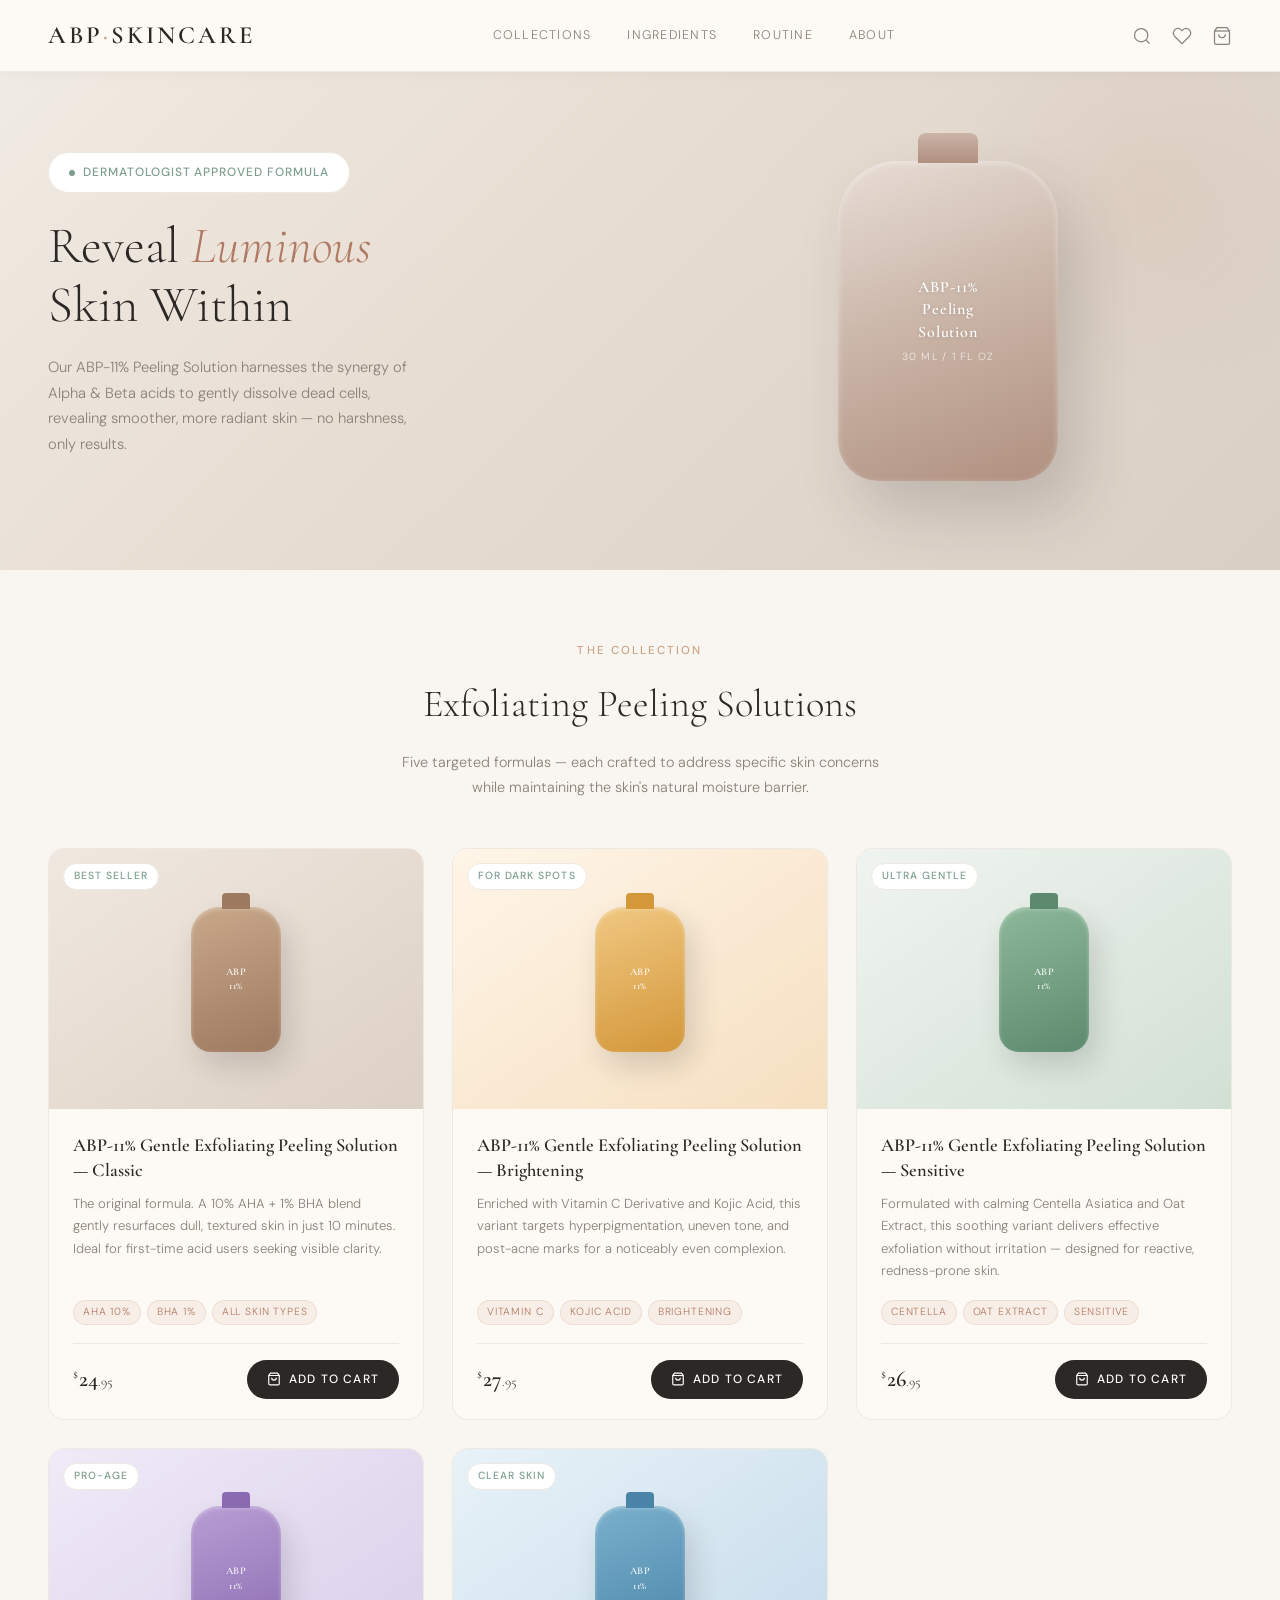
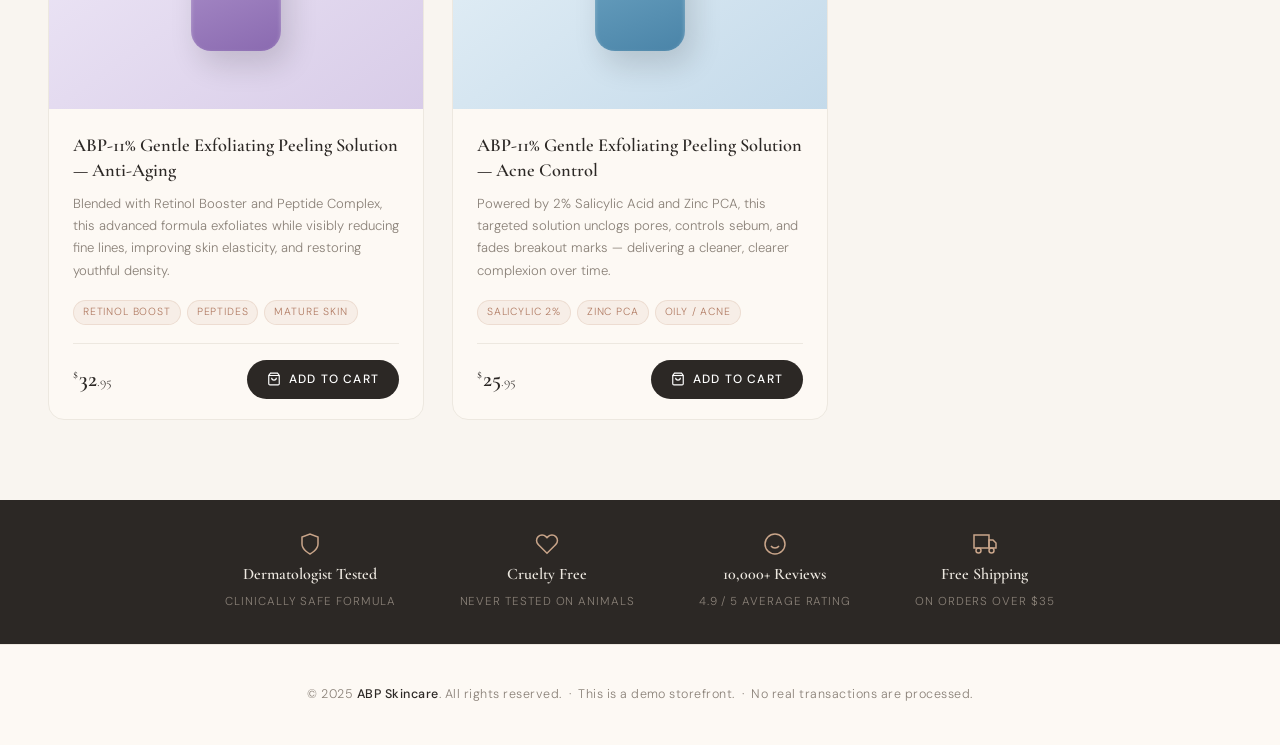
<file: index.html>
<!DOCTYPE html>
<html lang="en">
<head>
  <meta charset="UTF-8" />
  <meta name="viewport" content="width=device-width, initial-scale=1.0"/>
  <title>ABP Skincare — Exfoliating Peeling Solutions</title>
  <link rel="preconnect" href="https://fonts.googleapis.com"/>
  <link rel="preconnect" href="https://fonts.gstatic.com" crossorigin/>
  <link href="https://fonts.googleapis.com/css2?family=Cormorant+Garamond:ital,wght@0,300;0,400;0,600;1,300;1,400&family=DM+Sans:wght@300;400;500&display=swap" rel="stylesheet"/>
  <style>
    *, *::before, *::after { box-sizing: border-box; margin: 0; padding: 0; }

    :root {
      --cream:    #f9f5f0;
      --ivory:    #fdf9f4;
      --linen:    #ede8e0;
      --blush:    #c9a58a;
      --rose:     #b07a62;
      --sage:     #7d9e8c;
      --charcoal: #2c2825;
      --muted:    #8a8178;
      --white:    #ffffff;
    }

    html { scroll-behavior: smooth; }

    body {
      background-color: var(--cream);
      color: var(--charcoal);
      font-family: 'DM Sans', sans-serif;
      font-weight: 300;
      line-height: 1.6;
      min-height: 100vh;
    }

    /* ── HEADER ───────────────────────────────────── */
    header {
      background: var(--ivory);
      border-bottom: 1px solid var(--linen);
      padding: 0 48px;
      display: flex;
      align-items: center;
      justify-content: space-between;
      height: 72px;
      position: sticky;
      top: 0;
      z-index: 100;
      box-shadow: 0 1px 16px rgba(44,40,37,0.04);
    }

    .logo {
      font-family: 'Cormorant Garamond', serif;
      font-size: 1.55rem;
      font-weight: 600;
      letter-spacing: 0.12em;
      color: var(--charcoal);
      text-transform: uppercase;
    }

    .logo span {
      color: var(--blush);
    }

    nav {
      display: flex;
      gap: 36px;
    }

    nav a {
      text-decoration: none;
      font-size: 0.78rem;
      letter-spacing: 0.1em;
      text-transform: uppercase;
      color: var(--muted);
      transition: color 0.2s;
    }

    nav a:hover { color: var(--charcoal); }

    .header-icons {
      display: flex;
      gap: 20px;
      align-items: center;
    }

    .header-icons svg {
      width: 20px;
      height: 20px;
      stroke: var(--muted);
      fill: none;
      stroke-width: 1.5;
      cursor: pointer;
      transition: stroke 0.2s;
    }

    .header-icons svg:hover { stroke: var(--charcoal); }

    /* ── HERO BANNER ──────────────────────────────── */
    .hero {
      background: linear-gradient(135deg, #f0ebe3 0%, #e8ddd3 40%, #d9cfc5 100%);
      padding: 80px 48px;
      display: grid;
      grid-template-columns: 1fr 1fr;
      gap: 48px;
      align-items: center;
      overflow: hidden;
      position: relative;
    }

    .hero::before {
      content: '';
      position: absolute;
      right: -80px;
      top: -80px;
      width: 420px;
      height: 420px;
      border-radius: 50%;
      background: radial-gradient(circle, rgba(201,165,138,0.18) 0%, transparent 70%);
    }

    .hero-text h1 {
      font-family: 'Cormorant Garamond', serif;
      font-size: 3.2rem;
      font-weight: 300;
      line-height: 1.15;
      color: var(--charcoal);
      margin-bottom: 20px;
    }

    .hero-text h1 em {
      font-style: italic;
      color: var(--rose);
    }

    .hero-text p {
      font-size: 0.92rem;
      color: var(--muted);
      max-width: 380px;
      margin-bottom: 32px;
      line-height: 1.75;
    }

    .hero-badge {
      display: inline-flex;
      align-items: center;
      gap: 8px;
      background: var(--white);
      border: 1px solid var(--linen);
      border-radius: 100px;
      padding: 10px 20px;
      font-size: 0.75rem;
      letter-spacing: 0.08em;
      text-transform: uppercase;
      color: var(--sage);
      font-weight: 500;
    }

    .hero-badge::before {
      content: '';
      width: 6px; height: 6px;
      border-radius: 50%;
      background: var(--sage);
    }

    .hero-visual {
      display: flex;
      justify-content: center;
      align-items: center;
    }

    .hero-bottle {
      width: 220px;
      height: 320px;
      background: linear-gradient(160deg, #e8ddd6 0%, #c9b4a6 50%, #b09080 100%);
      border-radius: 60px 60px 40px 40px;
      position: relative;
      box-shadow: 20px 30px 60px rgba(44,40,37,0.18), inset 0 2px 6px rgba(255,255,255,0.4);
      display: flex;
      flex-direction: column;
      align-items: center;
      justify-content: center;
      animation: float 4s ease-in-out infinite;
    }

    @keyframes float {
      0%, 100% { transform: translateY(0); }
      50%       { transform: translateY(-10px); }
    }

    .hero-bottle::before {
      content: '';
      position: absolute;
      top: -28px;
      width: 60px; height: 30px;
      background: linear-gradient(to bottom, #c9b4a6, #b09080);
      border-radius: 8px 8px 0 0;
    }

    .hero-bottle-label {
      font-family: 'Cormorant Garamond', serif;
      font-size: 1rem;
      font-weight: 600;
      color: var(--white);
      text-align: center;
      letter-spacing: 0.06em;
      text-shadow: 0 1px 4px rgba(0,0,0,0.15);
      padding: 0 16px;
      line-height: 1.4;
    }

    .hero-bottle-sub {
      font-size: 0.65rem;
      letter-spacing: 0.12em;
      text-transform: uppercase;
      color: rgba(255,255,255,0.75);
      margin-top: 6px;
    }

    /* ── SECTION HEADER ───────────────────────────── */
    .section-header {
      text-align: center;
      padding: 72px 48px 48px;
    }

    .section-label {
      font-size: 0.72rem;
      letter-spacing: 0.18em;
      text-transform: uppercase;
      color: var(--blush);
      display: block;
      margin-bottom: 14px;
      font-weight: 500;
    }

    .section-header h2 {
      font-family: 'Cormorant Garamond', serif;
      font-size: 2.4rem;
      font-weight: 300;
      color: var(--charcoal);
    }

    .section-header p {
      color: var(--muted);
      font-size: 0.9rem;
      max-width: 500px;
      margin: 14px auto 0;
      line-height: 1.75;
    }

    /* ── PRODUCT GRID ─────────────────────────────── */
    .product-grid {
      display: grid;
      grid-template-columns: repeat(auto-fill, minmax(280px, 1fr));
      gap: 28px;
      padding: 0 48px 80px;
      max-width: 1280px;
      margin: 0 auto;
    }

    /* ── PRODUCT CARD ─────────────────────────────── */
    .card {
      background: var(--ivory);
      border: 1px solid var(--linen);
      border-radius: 16px;
      overflow: hidden;
      display: flex;
      flex-direction: column;
      transition: transform 0.28s ease, box-shadow 0.28s ease;
      cursor: pointer;
    }

    .card:hover {
      transform: translateY(-5px);
      box-shadow: 0 18px 48px rgba(44,40,37,0.1);
    }

    /* Product Image Placeholder */
    .card-image {
      position: relative;
      height: 260px;
      display: flex;
      align-items: center;
      justify-content: center;
      overflow: hidden;
    }

    .card-image-bg {
      position: absolute;
      inset: 0;
    }

    .card-bottle {
      position: relative;
      z-index: 1;
      width: 90px;
      height: 145px;
      border-radius: 28px 28px 20px 20px;
      display: flex;
      flex-direction: column;
      align-items: center;
      justify-content: center;
      box-shadow: 8px 14px 30px rgba(0,0,0,0.14), inset 0 2px 4px rgba(255,255,255,0.35);
      animation: float 4s ease-in-out infinite;
    }

    .card-bottle::before {
      content: '';
      position: absolute;
      top: -14px;
      width: 28px;
      height: 16px;
      border-radius: 4px 4px 0 0;
    }

    .card-bottle-text {
      font-family: 'Cormorant Garamond', serif;
      font-size: 0.65rem;
      font-weight: 600;
      color: rgba(255,255,255,0.95);
      text-align: center;
      letter-spacing: 0.06em;
      padding: 0 8px;
      line-height: 1.4;
    }

    .card-badge {
      position: absolute;
      top: 14px;
      left: 14px;
      background: var(--white);
      border: 1px solid var(--linen);
      color: var(--sage);
      font-size: 0.65rem;
      letter-spacing: 0.1em;
      text-transform: uppercase;
      font-weight: 500;
      padding: 4px 10px;
      border-radius: 100px;
    }

    .card-body {
      padding: 24px 24px 20px;
      flex: 1;
      display: flex;
      flex-direction: column;
    }

    .card-name {
      font-family: 'Cormorant Garamond', serif;
      font-size: 1.15rem;
      font-weight: 600;
      color: var(--charcoal);
      line-height: 1.35;
      margin-bottom: 10px;
    }

    .card-desc {
      font-size: 0.82rem;
      color: var(--muted);
      line-height: 1.7;
      flex: 1;
      margin-bottom: 18px;
    }

    .card-tags {
      display: flex;
      flex-wrap: wrap;
      gap: 6px;
      margin-bottom: 18px;
    }

    .tag {
      font-size: 0.65rem;
      letter-spacing: 0.08em;
      text-transform: uppercase;
      color: var(--rose);
      background: rgba(201,165,138,0.12);
      border: 1px solid rgba(201,165,138,0.25);
      padding: 3px 9px;
      border-radius: 100px;
    }

    .card-footer {
      display: flex;
      align-items: center;
      justify-content: space-between;
      padding-top: 16px;
      border-top: 1px solid var(--linen);
    }

    .card-price {
      font-family: 'Cormorant Garamond', serif;
      font-size: 1.4rem;
      font-weight: 600;
      color: var(--charcoal);
    }

    .card-price sup {
      font-size: 0.75rem;
      vertical-align: super;
      font-weight: 400;
      margin-right: 1px;
    }

    .btn-cart {
      display: inline-flex;
      align-items: center;
      gap: 8px;
      background: var(--charcoal);
      color: var(--white);
      border: none;
      border-radius: 100px;
      padding: 10px 20px;
      font-size: 0.75rem;
      letter-spacing: 0.1em;
      text-transform: uppercase;
      font-family: 'DM Sans', sans-serif;
      font-weight: 500;
      cursor: pointer;
      text-decoration: none;
      transition: background 0.22s, transform 0.15s;
    }

    .btn-cart:hover {
      background: var(--rose);
      transform: scale(1.03);
    }

    .btn-cart svg {
      width: 14px; height: 14px;
      stroke: currentColor;
      fill: none;
      stroke-width: 2;
    }

    /* ── TRUST BAR ────────────────────────────────── */
    .trust-bar {
      background: var(--charcoal);
      padding: 32px 48px;
      display: flex;
      justify-content: center;
      gap: 64px;
      flex-wrap: wrap;
    }

    .trust-item {
      display: flex;
      flex-direction: column;
      align-items: center;
      gap: 6px;
      color: var(--linen);
    }

    .trust-item svg {
      width: 24px; height: 24px;
      stroke: var(--blush);
      fill: none;
      stroke-width: 1.5;
    }

    .trust-item span:first-of-type {
      font-family: 'Cormorant Garamond', serif;
      font-size: 1rem;
      font-weight: 600;
    }

    .trust-item span:last-of-type {
      font-size: 0.72rem;
      letter-spacing: 0.08em;
      text-transform: uppercase;
      color: var(--muted);
    }

    /* ── FOOTER ───────────────────────────────────── */
    footer {
      background: var(--ivory);
      border-top: 1px solid var(--linen);
      padding: 40px 48px;
      text-align: center;
      font-size: 0.78rem;
      color: var(--muted);
      letter-spacing: 0.04em;
    }

    footer strong {
      color: var(--charcoal);
      font-weight: 500;
    }

    /* ── RESPONSIVE ───────────────────────────────── */
    @media (max-width: 768px) {
      header { padding: 0 20px; }
      nav { display: none; }
      .hero { grid-template-columns: 1fr; padding: 48px 20px; text-align: center; }
      .hero-text h1 { font-size: 2.2rem; }
      .hero-text p { margin: 0 auto 24px; }
      .hero-visual { order: -1; }
      .section-header { padding: 48px 20px 32px; }
      .product-grid { grid-template-columns: 1fr; padding: 0 20px 60px; }
      .trust-bar { gap: 32px; padding: 24px 20px; }
      footer { padding: 28px 20px; }
    }
  </style>
</head>
<body>

<!-- ── HEADER ─────────────────────────────────────── -->
<header>
  <div class="logo">ABP<span>·</span>Skincare</div>
  <nav>
    <a href="#">Collections</a>
    <a href="#">Ingredients</a>
    <a href="#">Routine</a>
    <a href="#">About</a>
  </nav>
  <div class="header-icons">
    <svg viewBox="0 0 24 24"><circle cx="11" cy="11" r="8"/><path d="m21 21-4.35-4.35"/></svg>
    <svg viewBox="0 0 24 24"><path d="M20.84 4.61a5.5 5.5 0 0 0-7.78 0L12 5.67l-1.06-1.06a5.5 5.5 0 0 0-7.78 7.78l1.06 1.06L12 21.23l7.78-7.78 1.06-1.06a5.5 5.5 0 0 0 0-7.78z"/></svg>
    <svg viewBox="0 0 24 24"><path d="M6 2 3 6v14a2 2 0 0 0 2 2h14a2 2 0 0 0 2-2V6l-3-4z"/><line x1="3" y1="6" x2="21" y2="6"/><path d="M16 10a4 4 0 0 1-8 0"/></svg>
  </div>
</header>

<!-- ── HERO ───────────────────────────────────────── -->
<section class="hero">
  <div class="hero-text">
    <div class="hero-badge">Dermatologist Approved Formula</div>
    <h1 style="margin-top:24px;">Reveal <em>Luminous</em><br/>Skin Within</h1>
    <p>Our ABP-11% Peeling Solution harnesses the synergy of Alpha & Beta acids to gently dissolve dead cells, revealing smoother, more radiant skin — no harshness, only results.</p>
  </div>
  <div class="hero-visual">
    <div class="hero-bottle">
      <span class="hero-bottle-label">ABP-11%<br/>Peeling<br/>Solution</span>
      <span class="hero-bottle-sub">30 ml / 1 fl oz</span>
    </div>
  </div>
</section>

<!-- ── SECTION HEADER ─────────────────────────────── -->
<div class="section-header">
  <span class="section-label">The Collection</span>
  <h2>Exfoliating Peeling Solutions</h2>
  <p>Five targeted formulas — each crafted to address specific skin concerns while maintaining the skin's natural moisture barrier.</p>
</div>

<!-- ── PRODUCT GRID ───────────────────────────────── -->
<main class="product-grid">

  <!-- Card 1 — Classic -->
  <article class="card">
    <a href="product-classic.html" style="text-decoration:none;color:inherit;">
      <div class="card-image">
        <div class="card-image-bg" style="background: linear-gradient(145deg, #f0e8e0 0%, #ddd0c4 100%);"></div>
        <div class="card-bottle" style="background: linear-gradient(160deg, #c9a88a 0%, #9e7a60 100%);">
          <div class="card-bottle-text">ABP<br/>11%</div>
          <div style="position:absolute;top:-14px;width:28px;height:16px;border-radius:4px 4px 0 0;background:#9e7a60;"></div>
        </div>
        <span class="card-badge">Best Seller</span>
      </div>
    </a>
    <div class="card-body">
      <a href="product-classic.html" style="text-decoration:none;color:inherit;">
        <h2 class="card-name">ABP-11% Gentle Exfoliating Peeling Solution — Classic</h2>
      </a>
      <p class="card-desc">The original formula. A 10% AHA + 1% BHA blend gently resurfaces dull, textured skin in just 10 minutes. Ideal for first-time acid users seeking visible clarity.</p>
      <div class="card-tags">
        <span class="tag">AHA 10%</span>
        <span class="tag">BHA 1%</span>
        <span class="tag">All Skin Types</span>
      </div>
      <div class="card-footer">
        <div class="card-price"><sup>$</sup>24<span style="font-size:0.85rem;font-weight:300;">.95</span></div>
        <a href="checkout.html?product=Classic&price=24.95" class="btn-cart">
          <svg viewBox="0 0 24 24"><path d="M6 2 3 6v14a2 2 0 0 0 2 2h14a2 2 0 0 0 2-2V6l-3-4z"/><line x1="3" y1="6" x2="21" y2="6"/><path d="M16 10a4 4 0 0 1-8 0"/></svg>
          Add to Cart
        </a>
      </div>
    </div>
  </article>

  <!-- Card 2 — Brightening -->
  <article class="card">
    <a href="product-brightening.html" style="text-decoration:none;color:inherit;">
      <div class="card-image">
        <div class="card-image-bg" style="background: linear-gradient(145deg, #fff5e8 0%, #f5dfc0 100%);"></div>
        <div class="card-bottle" style="background: linear-gradient(160deg, #f0c882 0%, #d4973a 100%);">
          <div class="card-bottle-text">ABP<br/>11%</div>
          <div style="position:absolute;top:-14px;width:28px;height:16px;border-radius:4px 4px 0 0;background:#d4973a;"></div>
        </div>
        <span class="card-badge">For Dark Spots</span>
      </div>
    </a>
    <div class="card-body">
      <a href="product-brightening.html" style="text-decoration:none;color:inherit;">
        <h2 class="card-name">ABP-11% Gentle Exfoliating Peeling Solution — Brightening</h2>
      </a>
      <p class="card-desc">Enriched with Vitamin C Derivative and Kojic Acid, this variant targets hyperpigmentation, uneven tone, and post-acne marks for a noticeably even complexion.</p>
      <div class="card-tags">
        <span class="tag">Vitamin C</span>
        <span class="tag">Kojic Acid</span>
        <span class="tag">Brightening</span>
      </div>
      <div class="card-footer">
        <div class="card-price"><sup>$</sup>27<span style="font-size:0.85rem;font-weight:300;">.95</span></div>
        <a href="checkout.html?product=Brightening&price=27.95" class="btn-cart">
          <svg viewBox="0 0 24 24"><path d="M6 2 3 6v14a2 2 0 0 0 2 2h14a2 2 0 0 0 2-2V6l-3-4z"/><line x1="3" y1="6" x2="21" y2="6"/><path d="M16 10a4 4 0 0 1-8 0"/></svg>
          Add to Cart
        </a>
      </div>
    </div>
  </article>

  <!-- Card 3 — Sensitive -->
  <article class="card">
    <a href="product-sensitive.html" style="text-decoration:none;color:inherit;">
      <div class="card-image">
        <div class="card-image-bg" style="background: linear-gradient(145deg, #f0f4f0 0%, #d2e0d4 100%);"></div>
        <div class="card-bottle" style="background: linear-gradient(160deg, #8eb89a 0%, #5d8a6e 100%);">
          <div class="card-bottle-text">ABP<br/>11%</div>
          <div style="position:absolute;top:-14px;width:28px;height:16px;border-radius:4px 4px 0 0;background:#5d8a6e;"></div>
        </div>
        <span class="card-badge">Ultra Gentle</span>
      </div>
    </a>
    <div class="card-body">
      <a href="product-sensitive.html" style="text-decoration:none;color:inherit;">
        <h2 class="card-name">ABP-11% Gentle Exfoliating Peeling Solution — Sensitive</h2>
      </a>
      <p class="card-desc">Formulated with calming Centella Asiatica and Oat Extract, this soothing variant delivers effective exfoliation without irritation — designed for reactive, redness-prone skin.</p>
      <div class="card-tags">
        <span class="tag">Centella</span>
        <span class="tag">Oat Extract</span>
        <span class="tag">Sensitive</span>
      </div>
      <div class="card-footer">
        <div class="card-price"><sup>$</sup>26<span style="font-size:0.85rem;font-weight:300;">.95</span></div>
        <a href="checkout.html?product=Sensitive&price=26.95" class="btn-cart">
          <svg viewBox="0 0 24 24"><path d="M6 2 3 6v14a2 2 0 0 0 2 2h14a2 2 0 0 0 2-2V6l-3-4z"/><line x1="3" y1="6" x2="21" y2="6"/><path d="M16 10a4 4 0 0 1-8 0"/></svg>
          Add to Cart
        </a>
      </div>
    </div>
  </article>

  <!-- Card 4 — Anti-Aging -->
  <article class="card">
    <a href="product-anti-aging.html" style="text-decoration:none;color:inherit;">
      <div class="card-image">
        <div class="card-image-bg" style="background: linear-gradient(145deg, #f0eaf8 0%, #d8cce8 100%);"></div>
        <div class="card-bottle" style="background: linear-gradient(160deg, #b89ed4 0%, #8a6ab0 100%);">
          <div class="card-bottle-text">ABP<br/>11%</div>
          <div style="position:absolute;top:-14px;width:28px;height:16px;border-radius:4px 4px 0 0;background:#8a6ab0;"></div>
        </div>
        <span class="card-badge">Pro-Age</span>
      </div>
    </a>
    <div class="card-body">
      <a href="product-anti-aging.html" style="text-decoration:none;color:inherit;">
        <h2 class="card-name">ABP-11% Gentle Exfoliating Peeling Solution — Anti-Aging</h2>
      </a>
      <p class="card-desc">Blended with Retinol Booster and Peptide Complex, this advanced formula exfoliates while visibly reducing fine lines, improving skin elasticity, and restoring youthful density.</p>
      <div class="card-tags">
        <span class="tag">Retinol Boost</span>
        <span class="tag">Peptides</span>
        <span class="tag">Mature Skin</span>
      </div>
      <div class="card-footer">
        <div class="card-price"><sup>$</sup>32<span style="font-size:0.85rem;font-weight:300;">.95</span></div>
        <a href="checkout.html?product=Anti-Aging&price=32.95" class="btn-cart">
          <svg viewBox="0 0 24 24"><path d="M6 2 3 6v14a2 2 0 0 0 2 2h14a2 2 0 0 0 2-2V6l-3-4z"/><line x1="3" y1="6" x2="21" y2="6"/><path d="M16 10a4 4 0 0 1-8 0"/></svg>
          Add to Cart
        </a>
      </div>
    </div>
  </article>

  <!-- Card 5 — Acne-Control -->
  <article class="card">
    <a href="product-acne-control.html" style="text-decoration:none;color:inherit;">
      <div class="card-image">
        <div class="card-image-bg" style="background: linear-gradient(145deg, #e8f2f8 0%, #c4daea 100%);"></div>
        <div class="card-bottle" style="background: linear-gradient(160deg, #7ab0cc 0%, #4a84a8 100%);">
          <div class="card-bottle-text">ABP<br/>11%</div>
          <div style="position:absolute;top:-14px;width:28px;height:16px;border-radius:4px 4px 0 0;background:#4a84a8;"></div>
        </div>
        <span class="card-badge">Clear Skin</span>
      </div>
    </a>
    <div class="card-body">
      <a href="product-acne-control.html" style="text-decoration:none;color:inherit;">
        <h2 class="card-name">ABP-11% Gentle Exfoliating Peeling Solution — Acne Control</h2>
      </a>
      <p class="card-desc">Powered by 2% Salicylic Acid and Zinc PCA, this targeted solution unclogs pores, controls sebum, and fades breakout marks — delivering a cleaner, clearer complexion over time.</p>
      <div class="card-tags">
        <span class="tag">Salicylic 2%</span>
        <span class="tag">Zinc PCA</span>
        <span class="tag">Oily / Acne</span>
      </div>
      <div class="card-footer">
        <div class="card-price"><sup>$</sup>25<span style="font-size:0.85rem;font-weight:300;">.95</span></div>
        <a href="checkout.html?product=Acne-Control&price=25.95" class="btn-cart">
          <svg viewBox="0 0 24 24"><path d="M6 2 3 6v14a2 2 0 0 0 2 2h14a2 2 0 0 0 2-2V6l-3-4z"/><line x1="3" y1="6" x2="21" y2="6"/><path d="M16 10a4 4 0 0 1-8 0"/></svg>
          Add to Cart
        </a>
      </div>
    </div>
  </article>

</main>

<!-- ── TRUST BAR ──────────────────────────────────── -->
<section class="trust-bar">
  <div class="trust-item">
    <svg viewBox="0 0 24 24"><path d="M12 22s8-4 8-10V5l-8-3-8 3v7c0 6 8 10 8 10z"/></svg>
    <span>Dermatologist Tested</span>
    <span>Clinically Safe Formula</span>
  </div>
  <div class="trust-item">
    <svg viewBox="0 0 24 24"><path d="M20.84 4.61a5.5 5.5 0 0 0-7.78 0L12 5.67l-1.06-1.06a5.5 5.5 0 0 0-7.78 7.78l1.06 1.06L12 21.23l7.78-7.78 1.06-1.06a5.5 5.5 0 0 0 0-7.78z"/></svg>
    <span>Cruelty Free</span>
    <span>Never Tested on Animals</span>
  </div>
  <div class="trust-item">
    <svg viewBox="0 0 24 24"><circle cx="12" cy="12" r="10"/><path d="M8 14s1.5 2 4 2 4-2 4-2"/><line x1="9" y1="9" x2="9.01" y2="9"/><line x1="15" y1="9" x2="15.01" y2="9"/></svg>
    <span>10,000+ Reviews</span>
    <span>4.9 / 5 Average Rating</span>
  </div>
  <div class="trust-item">
    <svg viewBox="0 0 24 24"><rect x="1" y="3" width="15" height="13"/><polygon points="16 8 20 8 23 11 23 16 16 16 16 8"/><circle cx="5.5" cy="18.5" r="2.5"/><circle cx="18.5" cy="18.5" r="2.5"/></svg>
    <span>Free Shipping</span>
    <span>On Orders Over $35</span>
  </div>
</section>

<!-- ── FOOTER ─────────────────────────────────────── -->
<footer>
  <p>© 2025 <strong>ABP Skincare</strong>. All rights reserved. &nbsp;·&nbsp; This is a demo storefront. &nbsp;·&nbsp; No real transactions are processed.</p>
</footer>

</body>
<script src="https://salesdok-voice.vercel.app/widget.js" data-widget-id="wgt_6befccd4271543b1"></script>
</html>
</file>
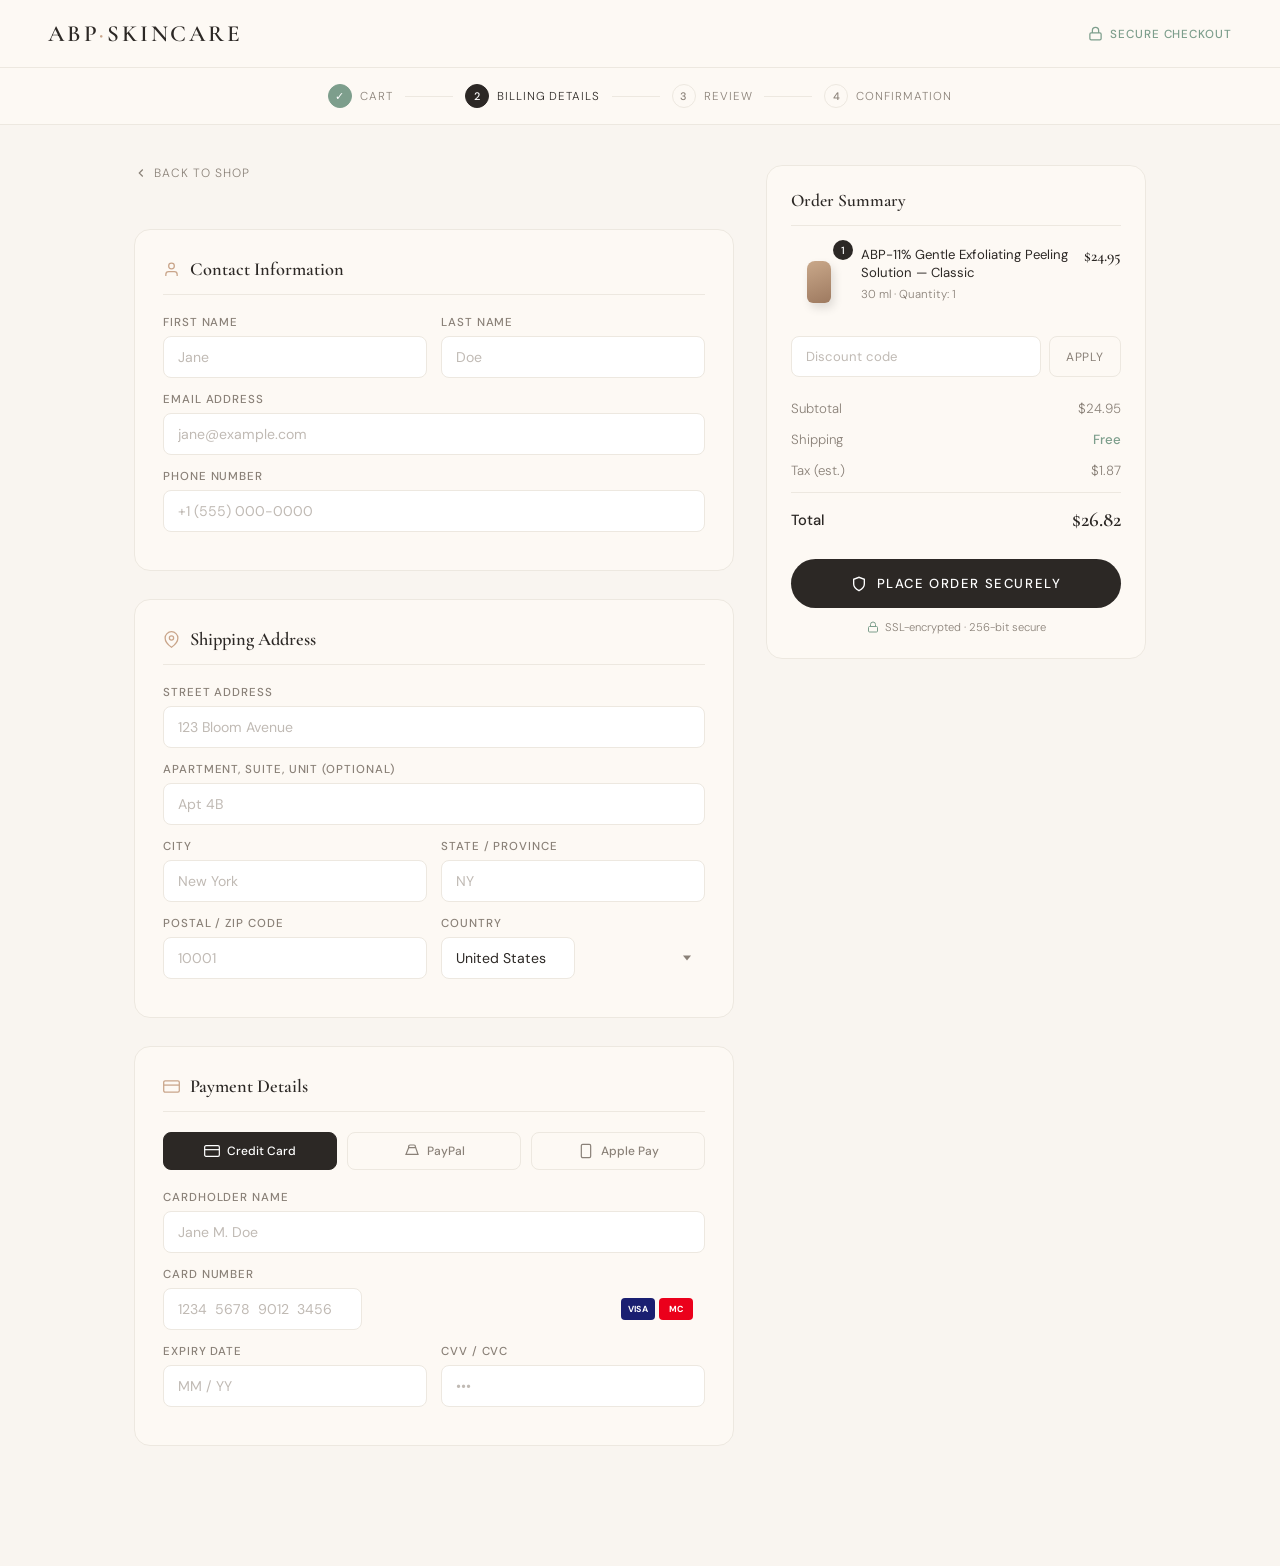
<file: checkout.html>
<!DOCTYPE html>
<html lang="en">
<head>
  <meta charset="UTF-8"/>
  <meta name="viewport" content="width=device-width, initial-scale=1.0"/>
  <title>ABP Skincare — Checkout</title>
  <link rel="preconnect" href="https://fonts.googleapis.com"/>
  <link rel="preconnect" href="https://fonts.gstatic.com" crossorigin/>
  <link href="https://fonts.googleapis.com/css2?family=Cormorant+Garamond:ital,wght@0,300;0,400;0,600;1,300;1,400&family=DM+Sans:wght@300;400;500&display=swap" rel="stylesheet"/>
  <style>
    *, *::before, *::after { box-sizing: border-box; margin: 0; padding: 0; }

    :root {
      --cream:    #f9f5f0;
      --ivory:    #fdf9f4;
      --linen:    #ede8e0;
      --blush:    #c9a58a;
      --rose:     #b07a62;
      --sage:     #7d9e8c;
      --charcoal: #2c2825;
      --muted:    #8a8178;
      --white:    #ffffff;
      --red:      #c0392b;
      --green:    #27ae60;
    }

    body {
      background-color: var(--cream);
      color: var(--charcoal);
      font-family: 'DM Sans', sans-serif;
      font-weight: 300;
      min-height: 100vh;
    }

    /* ── HEADER ── */
    header {
      background: var(--ivory);
      border-bottom: 1px solid var(--linen);
      padding: 0 48px;
      display: flex;
      align-items: center;
      justify-content: space-between;
      height: 68px;
      box-shadow: 0 1px 12px rgba(44,40,37,0.04);
    }

    .logo {
      font-family: 'Cormorant Garamond', serif;
      font-size: 1.45rem;
      font-weight: 600;
      letter-spacing: 0.12em;
      color: var(--charcoal);
      text-decoration: none;
      text-transform: uppercase;
    }

    .logo span { color: var(--blush); }

    .secure-badge {
      display: flex;
      align-items: center;
      gap: 7px;
      font-size: 0.73rem;
      letter-spacing: 0.08em;
      text-transform: uppercase;
      color: var(--sage);
      font-weight: 500;
    }

    .secure-badge svg {
      width: 15px; height: 15px;
      stroke: var(--sage);
      fill: none;
      stroke-width: 2;
    }

    /* ── PROGRESS STEPS ── */
    .progress-bar {
      background: var(--ivory);
      border-bottom: 1px solid var(--linen);
      padding: 16px 48px;
      display: flex;
      align-items: center;
      justify-content: center;
      gap: 0;
    }

    .step {
      display: flex;
      align-items: center;
      gap: 8px;
      font-size: 0.72rem;
      letter-spacing: 0.08em;
      text-transform: uppercase;
      color: var(--muted);
    }

    .step.active { color: var(--charcoal); }

    .step-num {
      width: 24px; height: 24px;
      border-radius: 50%;
      border: 1px solid var(--linen);
      display: flex;
      align-items: center;
      justify-content: center;
      font-size: 0.68rem;
      font-weight: 500;
      color: var(--muted);
      background: var(--ivory);
    }

    .step.active .step-num {
      background: var(--charcoal);
      color: var(--white);
      border-color: var(--charcoal);
    }

    .step.done .step-num {
      background: var(--sage);
      color: var(--white);
      border-color: var(--sage);
    }

    .step-connector {
      width: 48px;
      height: 1px;
      background: var(--linen);
      margin: 0 12px;
    }

    /* ── LAYOUT ── */
    .checkout-layout {
      display: grid;
      grid-template-columns: 1fr 380px;
      gap: 32px;
      max-width: 1060px;
      margin: 40px auto;
      padding: 0 24px 80px;
      align-items: start;
    }

    /* ── FORM PANEL ── */
    .form-panel {
      display: flex;
      flex-direction: column;
      gap: 28px;
    }

    .panel {
      background: var(--ivory);
      border: 1px solid var(--linen);
      border-radius: 16px;
      padding: 28px 28px 24px;
    }

    .panel-title {
      font-family: 'Cormorant Garamond', serif;
      font-size: 1.15rem;
      font-weight: 600;
      color: var(--charcoal);
      margin-bottom: 20px;
      padding-bottom: 14px;
      border-bottom: 1px solid var(--linen);
      display: flex;
      align-items: center;
      gap: 10px;
    }

    .panel-title svg {
      width: 17px; height: 17px;
      stroke: var(--blush);
      fill: none;
      stroke-width: 1.8;
    }

    /* ── FORM FIELDS ── */
    .form-row {
      display: grid;
      grid-template-columns: 1fr 1fr;
      gap: 14px;
      margin-bottom: 14px;
    }

    .form-row.single { grid-template-columns: 1fr; }
    .form-row.thirds  { grid-template-columns: 2fr 1fr 1fr; }

    .field {
      display: flex;
      flex-direction: column;
      gap: 6px;
    }

    label {
      font-size: 0.72rem;
      letter-spacing: 0.08em;
      text-transform: uppercase;
      color: var(--muted);
      font-weight: 500;
    }

    input, select {
      padding: 11px 14px;
      border: 1px solid var(--linen);
      border-radius: 8px;
      font-family: 'DM Sans', sans-serif;
      font-size: 0.88rem;
      color: var(--charcoal);
      background: var(--white);
      outline: none;
      transition: border-color 0.2s, box-shadow 0.2s;
      appearance: none;
      -webkit-appearance: none;
    }

    input::placeholder { color: #c0bab4; }

    input:focus, select:focus {
      border-color: var(--blush);
      box-shadow: 0 0 0 3px rgba(201,165,138,0.12);
    }

    .select-wrapper {
      position: relative;
    }

    .select-wrapper::after {
      content: '';
      position: absolute;
      right: 14px;
      top: 50%;
      transform: translateY(-50%);
      width: 0;
      height: 0;
      border-left: 4px solid transparent;
      border-right: 4px solid transparent;
      border-top: 5px solid var(--muted);
      pointer-events: none;
    }

    /* ── PAYMENT METHODS ── */
    .payment-options {
      display: grid;
      grid-template-columns: repeat(3, 1fr);
      gap: 10px;
      margin-bottom: 20px;
    }

    .pay-option {
      border: 1px solid var(--linen);
      border-radius: 8px;
      padding: 10px 14px;
      display: flex;
      align-items: center;
      justify-content: center;
      gap: 7px;
      font-size: 0.75rem;
      cursor: pointer;
      transition: border-color 0.2s, background 0.2s;
      color: var(--muted);
      font-weight: 500;
    }

    .pay-option.selected {
      border-color: var(--charcoal);
      background: var(--charcoal);
      color: var(--white);
    }

    .pay-option svg {
      width: 16px; height: 16px;
      stroke: currentColor;
      fill: none;
      stroke-width: 1.8;
    }

    .card-number-wrap {
      position: relative;
    }

    .card-icons {
      position: absolute;
      right: 12px;
      top: 50%;
      transform: translateY(-50%);
      display: flex;
      gap: 4px;
    }

    .card-chip {
      width: 34px; height: 22px;
      border-radius: 4px;
      display: flex;
      align-items: center;
      justify-content: center;
      font-size: 0.55rem;
      font-weight: 700;
      letter-spacing: 0.03em;
      color: white;
    }

    .visa-chip   { background: #1a1f71; }
    .mc-chip     { background: #eb001b; }

    /* ── ORDER SUMMARY ── */
    .order-summary {
      background: var(--ivory);
      border: 1px solid var(--linen);
      border-radius: 16px;
      padding: 24px;
      position: sticky;
      top: 24px;
    }

    .summary-title {
      font-family: 'Cormorant Garamond', serif;
      font-size: 1.1rem;
      font-weight: 600;
      color: var(--charcoal);
      margin-bottom: 20px;
      padding-bottom: 14px;
      border-bottom: 1px solid var(--linen);
    }

    .order-item {
      display: flex;
      gap: 14px;
      align-items: flex-start;
      margin-bottom: 18px;
    }

    .order-item-img {
      width: 56px;
      height: 72px;
      border-radius: 10px;
      flex-shrink: 0;
      display: flex;
      align-items: center;
      justify-content: center;
      position: relative;
    }

    .order-item-bottle {
      width: 24px; height: 42px;
      border-radius: 8px 8px 6px 6px;
      box-shadow: 3px 5px 10px rgba(0,0,0,0.12);
    }

    .order-item-bottle::before {
      content: '';
      position: absolute;
      top: 8px;
      width: 10px; height: 6px;
      border-radius: 2px 2px 0 0;
    }

    .qty-badge {
      position: absolute;
      top: -6px;
      right: -6px;
      width: 20px; height: 20px;
      background: var(--charcoal);
      color: var(--white);
      border-radius: 50%;
      font-size: 0.65rem;
      font-weight: 500;
      display: flex;
      align-items: center;
      justify-content: center;
    }

    .order-item-info { flex: 1; }

    .order-item-name {
      font-size: 0.82rem;
      font-weight: 400;
      color: var(--charcoal);
      line-height: 1.4;
      margin-bottom: 4px;
    }

    .order-item-variant {
      font-size: 0.72rem;
      color: var(--muted);
    }

    .order-item-price {
      font-family: 'Cormorant Garamond', serif;
      font-size: 1rem;
      font-weight: 600;
      color: var(--charcoal);
      flex-shrink: 0;
    }

    .coupon-row {
      display: flex;
      gap: 8px;
      margin: 16px 0;
    }

    .coupon-row input {
      flex: 1;
      font-size: 0.82rem;
    }

    .btn-apply {
      padding: 11px 16px;
      background: transparent;
      border: 1px solid var(--linen);
      border-radius: 8px;
      font-family: 'DM Sans', sans-serif;
      font-size: 0.75rem;
      letter-spacing: 0.07em;
      text-transform: uppercase;
      color: var(--muted);
      cursor: pointer;
      transition: border-color 0.2s, color 0.2s;
      white-space: nowrap;
    }

    .btn-apply:hover { border-color: var(--charcoal); color: var(--charcoal); }

    .summary-line {
      display: flex;
      justify-content: space-between;
      align-items: center;
      font-size: 0.83rem;
      color: var(--muted);
      padding: 7px 0;
    }

    .summary-line.total {
      border-top: 1px solid var(--linen);
      padding-top: 14px;
      margin-top: 6px;
      font-size: 0.92rem;
      font-weight: 500;
      color: var(--charcoal);
    }

    .summary-line.total span:last-child {
      font-family: 'Cormorant Garamond', serif;
      font-size: 1.3rem;
      font-weight: 600;
    }

    .free-shipping {
      color: var(--sage);
      font-weight: 500;
    }

    /* ── PLACE ORDER BUTTON ── */
    .btn-order {
      width: 100%;
      margin-top: 20px;
      padding: 16px;
      background: var(--charcoal);
      color: var(--white);
      border: none;
      border-radius: 100px;
      font-family: 'DM Sans', sans-serif;
      font-size: 0.82rem;
      letter-spacing: 0.12em;
      text-transform: uppercase;
      font-weight: 500;
      cursor: pointer;
      transition: background 0.22s, transform 0.15s;
      display: flex;
      align-items: center;
      justify-content: center;
      gap: 10px;
    }

    .btn-order:hover {
      background: var(--rose);
      transform: translateY(-1px);
    }

    .btn-order svg {
      width: 16px; height: 16px;
      stroke: currentColor;
      fill: none;
      stroke-width: 2;
    }

    .order-note {
      display: flex;
      align-items: center;
      justify-content: center;
      gap: 6px;
      font-size: 0.7rem;
      color: var(--muted);
      margin-top: 12px;
    }

    .order-note svg {
      width: 12px; height: 12px;
      stroke: var(--sage);
      fill: none;
      stroke-width: 2;
    }

    /* ── SUCCESS OVERLAY ── */
    .success-overlay {
      display: none;
      position: fixed;
      inset: 0;
      background: rgba(44,40,37,0.7);
      backdrop-filter: blur(6px);
      z-index: 999;
      align-items: center;
      justify-content: center;
    }

    .success-overlay.visible { display: flex; }

    .success-box {
      background: var(--ivory);
      border-radius: 24px;
      padding: 52px 48px;
      text-align: center;
      max-width: 440px;
      width: 90%;
      box-shadow: 0 24px 80px rgba(0,0,0,0.18);
      animation: popIn 0.35s cubic-bezier(0.175, 0.885, 0.32, 1.275);
    }

    @keyframes popIn {
      from { opacity: 0; transform: scale(0.85); }
      to   { opacity: 1; transform: scale(1); }
    }

    .success-icon {
      width: 64px; height: 64px;
      border-radius: 50%;
      background: rgba(125,158,140,0.12);
      border: 2px solid var(--sage);
      display: flex;
      align-items: center;
      justify-content: center;
      margin: 0 auto 20px;
    }

    .success-icon svg {
      width: 28px; height: 28px;
      stroke: var(--sage);
      fill: none;
      stroke-width: 2;
    }

    .success-box h2 {
      font-family: 'Cormorant Garamond', serif;
      font-size: 1.8rem;
      font-weight: 300;
      color: var(--charcoal);
      margin-bottom: 10px;
    }

    .success-box p {
      font-size: 0.85rem;
      color: var(--muted);
      line-height: 1.7;
      margin-bottom: 28px;
    }

    .btn-back {
      display: inline-block;
      padding: 12px 32px;
      background: var(--charcoal);
      color: var(--white);
      text-decoration: none;
      border-radius: 100px;
      font-size: 0.75rem;
      letter-spacing: 0.1em;
      text-transform: uppercase;
      font-weight: 500;
      transition: background 0.2s;
    }

    .btn-back:hover { background: var(--rose); }

    /* ── BACK LINK ── */
    .back-link {
      display: inline-flex;
      align-items: center;
      gap: 6px;
      font-size: 0.75rem;
      letter-spacing: 0.08em;
      text-transform: uppercase;
      color: var(--muted);
      text-decoration: none;
      margin-bottom: 20px;
      transition: color 0.2s;
    }

    .back-link:hover { color: var(--charcoal); }

    .back-link svg {
      width: 14px; height: 14px;
      stroke: currentColor;
      fill: none;
      stroke-width: 2;
    }

    /* ── RESPONSIVE ── */
    @media (max-width: 820px) {
      .checkout-layout { grid-template-columns: 1fr; }
      .order-summary   { position: static; order: -1; }
      header           { padding: 0 20px; }
      .progress-bar    { padding: 14px 20px; }
    }

    @media (max-width: 560px) {
      .form-row         { grid-template-columns: 1fr; }
      .form-row.thirds  { grid-template-columns: 1fr; }
      .payment-options  { grid-template-columns: 1fr; }
      .checkout-layout  { padding: 0 16px 60px; margin-top: 24px; }
      .panel            { padding: 20px 18px; }
    }
  </style>
</head>
<body>

<!-- ── HEADER ── -->
<header>
  <a href="index.html" class="logo">ABP<span>·</span>Skincare</a>
  <div class="secure-badge">
    <svg viewBox="0 0 24 24"><rect x="3" y="11" width="18" height="11" rx="2" ry="2"/><path d="M7 11V7a5 5 0 0 1 10 0v4"/></svg>
    Secure Checkout
  </div>
</header>

<!-- ── PROGRESS ── -->
<div class="progress-bar">
  <div class="step done">
    <div class="step-num">✓</div>
    Cart
  </div>
  <div class="step-connector"></div>
  <div class="step active">
    <div class="step-num">2</div>
    Billing Details
  </div>
  <div class="step-connector"></div>
  <div class="step">
    <div class="step-num">3</div>
    Review
  </div>
  <div class="step-connector"></div>
  <div class="step">
    <div class="step-num">4</div>
    Confirmation
  </div>
</div>

<!-- ── CHECKOUT LAYOUT ── -->
<div class="checkout-layout">

  <!-- ── FORM PANEL ── -->
  <div class="form-panel">
    <a href="index.html" class="back-link">
      <svg viewBox="0 0 24 24"><polyline points="15 18 9 12 15 6"/></svg>
      Back to Shop
    </a>

    <!-- Contact Info -->
    <div class="panel">
      <h2 class="panel-title">
        <svg viewBox="0 0 24 24"><path d="M20 21v-2a4 4 0 0 0-4-4H8a4 4 0 0 0-4 4v2"/><circle cx="12" cy="7" r="4"/></svg>
        Contact Information
      </h2>
      <div class="form-row">
        <div class="field">
          <label for="fname">First Name</label>
          <input type="text" id="fname" placeholder="Jane" autocomplete="given-name"/>
        </div>
        <div class="field">
          <label for="lname">Last Name</label>
          <input type="text" id="lname" placeholder="Doe" autocomplete="family-name"/>
        </div>
      </div>
      <div class="form-row single">
        <div class="field">
          <label for="email">Email Address</label>
          <input type="email" id="email" placeholder="jane@example.com" autocomplete="email"/>
        </div>
      </div>
      <div class="form-row single">
        <div class="field">
          <label for="phone">Phone Number</label>
          <input type="tel" id="phone" placeholder="+1 (555) 000-0000" autocomplete="tel"/>
        </div>
      </div>
    </div>

    <!-- Shipping Address -->
    <div class="panel">
      <h2 class="panel-title">
        <svg viewBox="0 0 24 24"><path d="M21 10c0 7-9 13-9 13s-9-6-9-13a9 9 0 0 1 18 0z"/><circle cx="12" cy="10" r="3"/></svg>
        Shipping Address
      </h2>
      <div class="form-row single">
        <div class="field">
          <label for="address">Street Address</label>
          <input type="text" id="address" placeholder="123 Bloom Avenue" autocomplete="street-address"/>
        </div>
      </div>
      <div class="form-row single">
        <div class="field">
          <label for="address2">Apartment, Suite, Unit (optional)</label>
          <input type="text" id="address2" placeholder="Apt 4B"/>
        </div>
      </div>
      <div class="form-row">
        <div class="field">
          <label for="city">City</label>
          <input type="text" id="city" placeholder="New York" autocomplete="address-level2"/>
        </div>
        <div class="field">
          <label for="state">State / Province</label>
          <input type="text" id="state" placeholder="NY" autocomplete="address-level1"/>
        </div>
      </div>
      <div class="form-row">
        <div class="field">
          <label for="zip">Postal / ZIP Code</label>
          <input type="text" id="zip" placeholder="10001" autocomplete="postal-code"/>
        </div>
        <div class="field">
          <label for="country">Country</label>
          <div class="select-wrapper">
            <select id="country" autocomplete="country">
              <option value="">Select Country</option>
              <option value="US" selected>United States</option>
              <option value="CA">Canada</option>
              <option value="GB">United Kingdom</option>
              <option value="AU">Australia</option>
              <option value="IN">India</option>
              <option value="DE">Germany</option>
              <option value="FR">France</option>
              <option value="SG">Singapore</option>
              <option value="AE">UAE</option>
              <option value="other">Other</option>
            </select>
          </div>
        </div>
      </div>
    </div>

    <!-- Payment -->
    <div class="panel">
      <h2 class="panel-title">
        <svg viewBox="0 0 24 24"><rect x="1" y="4" width="22" height="16" rx="2" ry="2"/><line x1="1" y1="10" x2="23" y2="10"/></svg>
        Payment Details
      </h2>

      <div class="payment-options">
        <div class="pay-option selected" onclick="selectPayment(this)">
          <svg viewBox="0 0 24 24"><rect x="1" y="4" width="22" height="16" rx="2" ry="2"/><line x1="1" y1="10" x2="23" y2="10"/></svg>
          Credit Card
        </div>
        <div class="pay-option" onclick="selectPayment(this)">
          <svg viewBox="0 0 24 24"><path d="M17.5 7H7l-4 10h18l-3.5-10z"/><path d="M7 7V5a2 2 0 0 1 2-2h6a2 2 0 0 1 2 2v2"/></svg>
          PayPal
        </div>
        <div class="pay-option" onclick="selectPayment(this)">
          <svg viewBox="0 0 24 24"><rect x="5" y="2" width="14" height="20" rx="2"/><line x1="12" y1="18" x2="12.01" y2="18"/></svg>
          Apple Pay
        </div>
      </div>

      <div class="form-row single">
        <div class="field">
          <label for="cardholder">Cardholder Name</label>
          <input type="text" id="cardholder" placeholder="Jane M. Doe" autocomplete="cc-name"/>
        </div>
      </div>
      <div class="form-row single">
        <div class="field">
          <label for="cardnum">Card Number</label>
          <div class="card-number-wrap">
            <input type="text" id="cardnum" placeholder="1234  5678  9012  3456"
                   maxlength="19" autocomplete="cc-number"
                   oninput="formatCard(this)"/>
            <div class="card-icons">
              <div class="card-chip visa-chip">VISA</div>
              <div class="card-chip mc-chip">MC</div>
            </div>
          </div>
        </div>
      </div>
      <div class="form-row">
        <div class="field">
          <label for="expiry">Expiry Date</label>
          <input type="text" id="expiry" placeholder="MM / YY" maxlength="7"
                 autocomplete="cc-exp" oninput="formatExpiry(this)"/>
        </div>
        <div class="field">
          <label for="cvv">CVV / CVC</label>
          <input type="text" id="cvv" placeholder="•••" maxlength="4" autocomplete="cc-csc"/>
        </div>
      </div>
    </div>

  </div>

  <!-- ── ORDER SUMMARY ── -->
  <aside class="order-summary">
    <div class="summary-title">Order Summary</div>

    <!-- Dynamic product from URL param -->
    <div class="order-item" id="dynamic-item">
      <div class="order-item-img" id="item-img-wrap">
        <div class="order-item-bottle" id="item-bottle" style="background: linear-gradient(160deg, #c9a88a 0%, #9e7a60 100%);"></div>
        <span class="qty-badge">1</span>
      </div>
      <div class="order-item-info">
        <div class="order-item-name" id="item-name">ABP-11% Gentle Exfoliating Peeling Solution — Classic</div>
        <div class="order-item-variant">30 ml · Quantity: 1</div>
      </div>
      <div class="order-item-price" id="item-price">$24.95</div>
    </div>

    <!-- Coupon -->
    <div class="coupon-row">
      <input type="text" placeholder="Discount code" id="coupon-field"/>
      <button class="btn-apply" onclick="applyCoupon()">Apply</button>
    </div>

    <!-- Totals -->
    <div class="summary-line">
      <span>Subtotal</span>
      <span id="subtotal">$24.95</span>
    </div>
    <div class="summary-line">
      <span>Shipping</span>
      <span class="free-shipping" id="shipping-val">Free</span>
    </div>
    <div class="summary-line">
      <span>Tax (est.)</span>
      <span id="tax-val">$1.87</span>
    </div>
    <div class="summary-line" id="discount-row" style="display:none; color: var(--sage);">
      <span>Discount</span>
      <span id="discount-val">−$0.00</span>
    </div>
    <div class="summary-line total">
      <span>Total</span>
      <span id="total-val">$26.82</span>
    </div>

    <button class="btn-order" onclick="placeOrder()">
      <svg viewBox="0 0 24 24"><path d="M12 22s8-4 8-10V5l-8-3-8 3v7c0 6 8 10 8 10z"/></svg>
      Place Order Securely
    </button>

    <p class="order-note">
      <svg viewBox="0 0 24 24"><rect x="3" y="11" width="18" height="11" rx="2" ry="2"/><path d="M7 11V7a5 5 0 0 1 10 0v4"/></svg>
      SSL-encrypted · 256-bit secure
    </p>
  </aside>
</div>

<!-- ── SUCCESS OVERLAY ── -->
<div class="success-overlay" id="success-overlay">
  <div class="success-box">
    <div class="success-icon">
      <svg viewBox="0 0 24 24"><polyline points="20 6 9 17 4 12"/></svg>
    </div>
    <h2>Order Confirmed!</h2>
    <p>Thank you for your purchase. A confirmation has been sent to your email. Your ABP Peeling Solution will arrive within 3–5 business days.</p>
    <a href="index.html" class="btn-back">Continue Shopping</a>
  </div>
</div>

<script>
  /* ── Read URL params ── */
  const params    = new URLSearchParams(window.location.search);
  const product   = params.get('product') || 'Classic';
  const rawPrice  = parseFloat(params.get('price')) || 24.95;

  const variantColors = {
    'Classic':     'linear-gradient(160deg, #c9a88a 0%, #9e7a60 100%)',
    'Brightening': 'linear-gradient(160deg, #f0c882 0%, #d4973a 100%)',
    'Sensitive':   'linear-gradient(160deg, #8eb89a 0%, #5d8a6e 100%)',
    'Anti-Aging':  'linear-gradient(160deg, #b89ed4 0%, #8a6ab0 100%)',
    'Acne-Control':'linear-gradient(160deg, #7ab0cc 0%, #4a84a8 100%)',
  };

  function updateSummary(price, discount = 0) {
    const tax   = price * 0.075;
    const total = price + tax - discount;
    document.getElementById('subtotal').textContent  = '$' + price.toFixed(2);
    document.getElementById('tax-val').textContent   = '$' + tax.toFixed(2);
    document.getElementById('total-val').textContent = '$' + total.toFixed(2);
    if (discount > 0) {
      document.getElementById('discount-row').style.display = 'flex';
      document.getElementById('discount-val').textContent = '−$' + discount.toFixed(2);
    }
  }

  document.getElementById('item-name').textContent =
    'ABP-11% Gentle Exfoliating Peeling Solution — ' + product;
  document.getElementById('item-price').textContent = '$' + rawPrice.toFixed(2);
  document.getElementById('item-bottle').style.background =
    variantColors[product] || variantColors['Classic'];
  updateSummary(rawPrice);

  /* ── Payment selector ── */
  function selectPayment(el) {
    document.querySelectorAll('.pay-option').forEach(o => o.classList.remove('selected'));
    el.classList.add('selected');
  }

  /* ── Card formatters ── */
  function formatCard(el) {
    let v = el.value.replace(/\D/g, '').substring(0, 16);
    el.value = v.replace(/(.{4})/g, '$1  ').trim();
  }

  function formatExpiry(el) {
    let v = el.value.replace(/\D/g, '').substring(0, 4);
    if (v.length >= 3) v = v.substring(0,2) + ' / ' + v.substring(2);
    el.value = v;
  }

  /* ── Coupon ── */
  let discountApplied = 0;
  function applyCoupon() {
    const code = document.getElementById('coupon-field').value.trim().toUpperCase();
    if (code === 'ABP10') {
      discountApplied = rawPrice * 0.10;
      updateSummary(rawPrice, discountApplied);
      document.getElementById('coupon-field').style.borderColor = 'var(--sage)';
      alert('✓ Code ABP10 applied — 10% off!');
    } else if (code === '') {
      alert('Please enter a discount code.');
    } else {
      document.getElementById('coupon-field').style.borderColor = 'var(--red)';
      alert('Invalid code. Try ABP10 for 10% off.');
    }
  }

  /* ── Place Order ── */
  function placeOrder() {
    const required = ['fname','lname','email','phone','address','city','state','zip',
                      'cardholder','cardnum','expiry','cvv'];
    let allFilled = true;
    required.forEach(id => {
      const el = document.getElementById(id);
      if (!el.value.trim()) {
        el.style.borderColor = 'var(--red)';
        allFilled = false;
      } else {
        el.style.borderColor = '';
      }
    });
    if (!allFilled) {
      alert('Please fill in all required fields before placing your order.');
      return;
    }
    document.getElementById('success-overlay').classList.add('visible');
  }
</script>
</body>
</html>
</file>
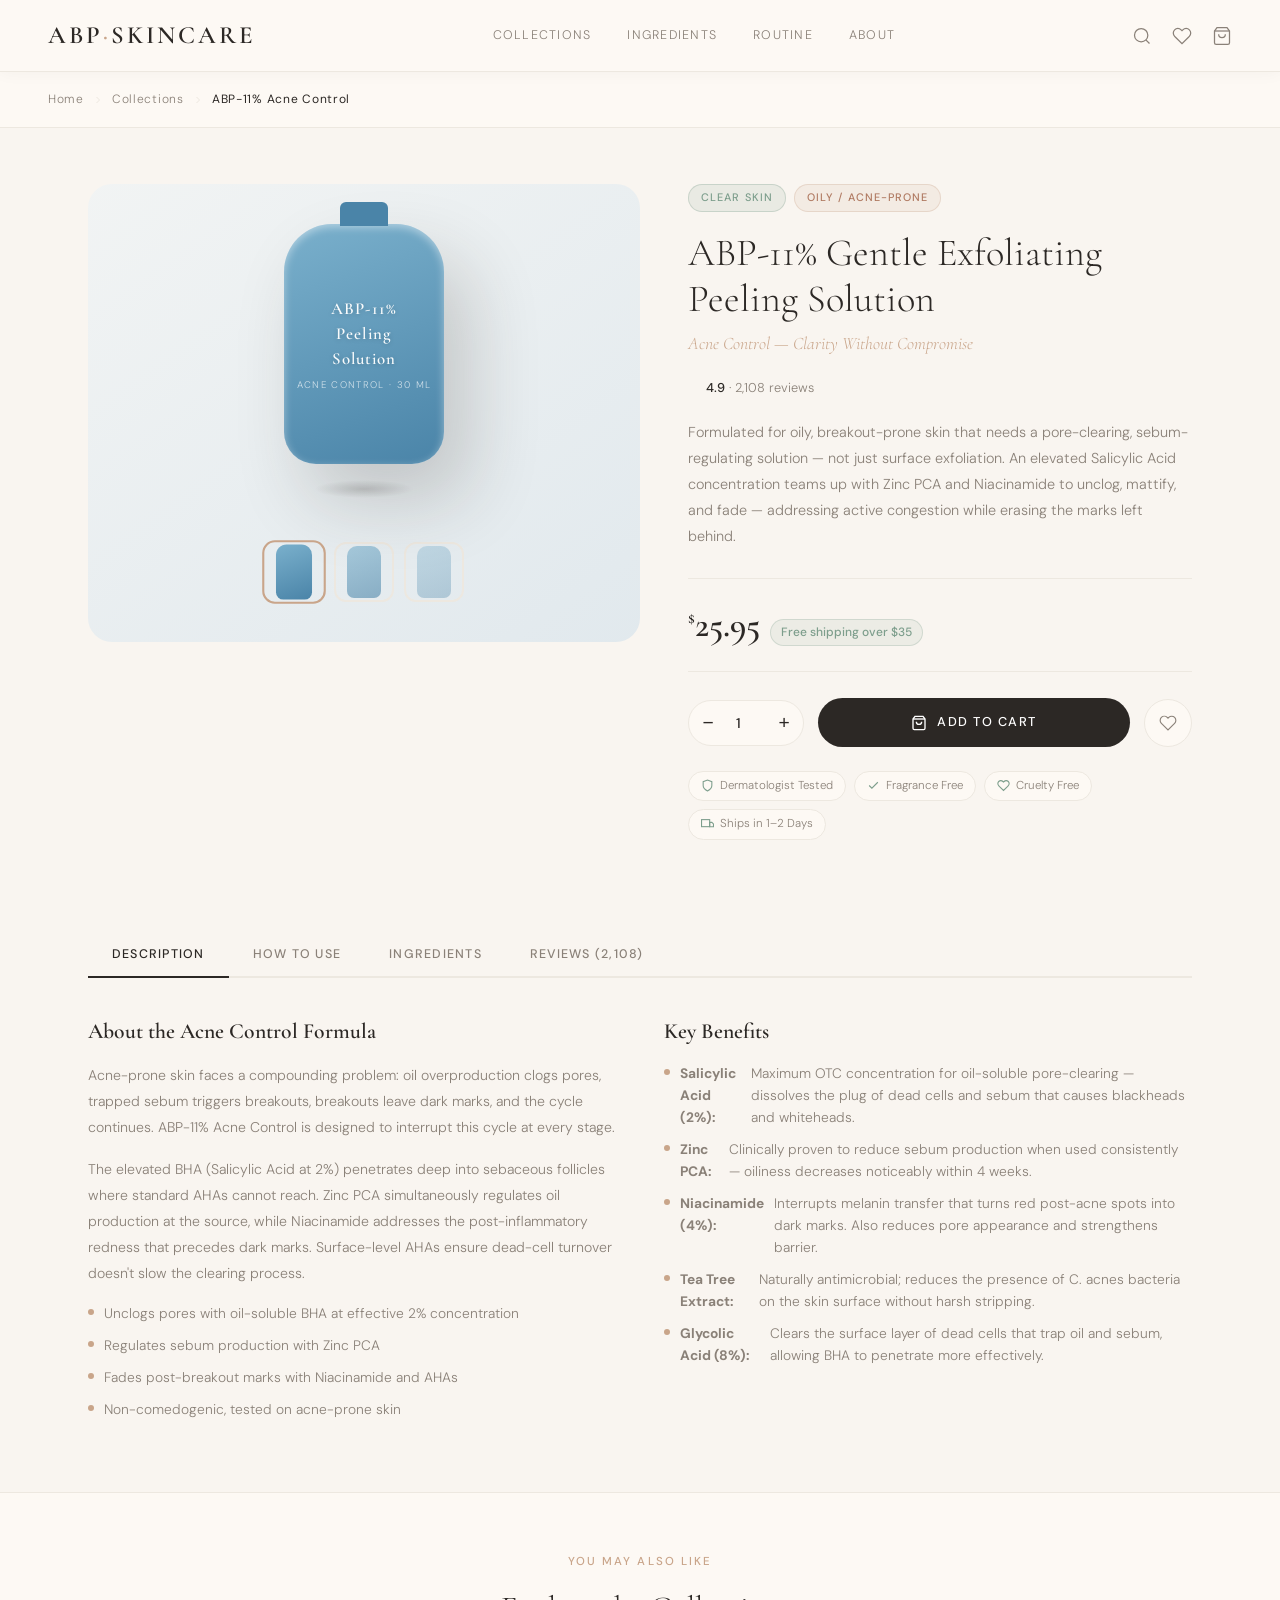
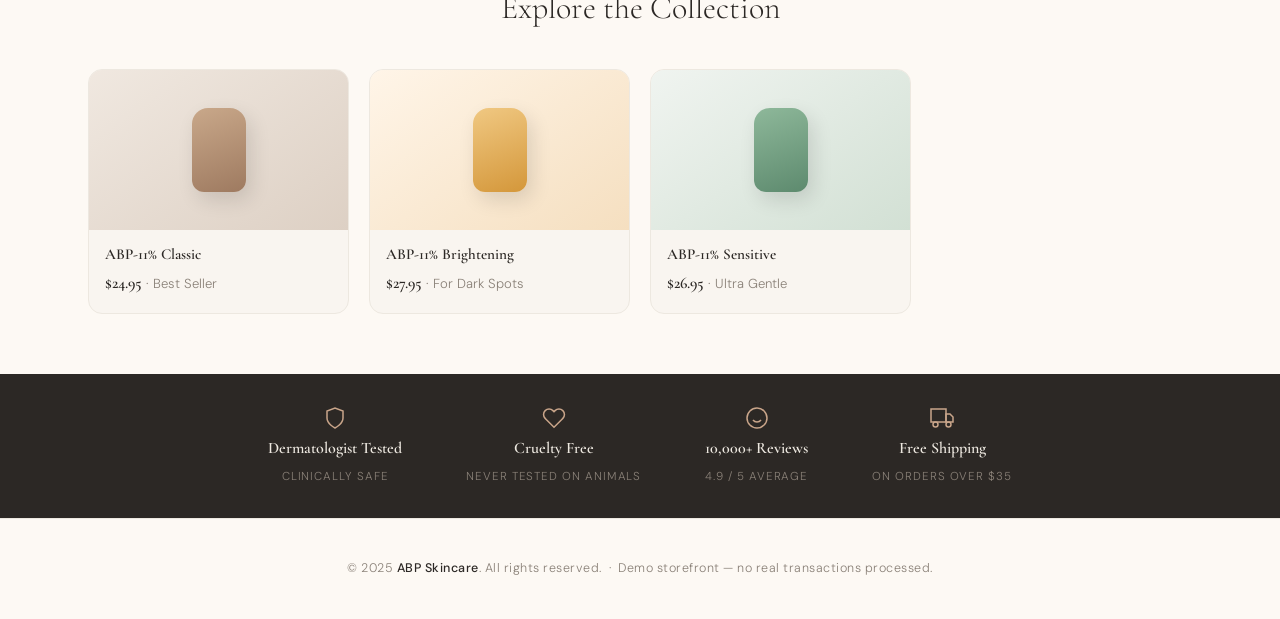
<file: product-acne-control.html>
<!DOCTYPE html>
<html lang="en">
<head>
  <meta charset="UTF-8"/>
  <meta name="viewport" content="width=device-width, initial-scale=1.0"/>
  <title>ABP-11% Acne Control Peeling Solution — ABP Skincare</title>
  <link rel="preconnect" href="https://fonts.googleapis.com"/>
  <link rel="preconnect" href="https://fonts.gstatic.com" crossorigin/>
  <link href="https://fonts.googleapis.com/css2?family=Cormorant+Garamond:ital,wght@0,300;0,400;0,600;1,300;1,400&family=DM+Sans:wght@300;400;500&display=swap" rel="stylesheet"/>
  <link rel="stylesheet" href="product-detail.css"/>
  <style>
    :root {
      --v1: #7ab0cc;
      --v2: #4a84a8;
      --bg1: #e8f2f8;
      --bg2: #c4daea;
    }
    .bottle-backdrop { background: linear-gradient(145deg, var(--bg1), var(--bg2)); }
    .bottle-main     { background: linear-gradient(160deg, var(--v1) 0%, var(--v2) 100%); }
    .bottle-cap      { background: #4a84a8; }
    .thumb-inner     { background: linear-gradient(160deg, var(--v1), var(--v2)); }
  </style>
</head>
<body>

<header>
  <a href="index.html" class="logo">ABP<span>·</span>Skincare</a>
  <nav>
    <a href="index.html">Collections</a>
    <a href="#">Ingredients</a>
    <a href="#">Routine</a>
    <a href="#">About</a>
  </nav>
  <div class="header-icons">
    <svg viewBox="0 0 24 24"><circle cx="11" cy="11" r="8"/><path d="m21 21-4.35-4.35"/></svg>
    <svg viewBox="0 0 24 24"><path d="M20.84 4.61a5.5 5.5 0 0 0-7.78 0L12 5.67l-1.06-1.06a5.5 5.5 0 0 0-7.78 7.78l1.06 1.06L12 21.23l7.78-7.78 1.06-1.06a5.5 5.5 0 0 0 0-7.78z"/></svg>
    <svg viewBox="0 0 24 24"><path d="M6 2 3 6v14a2 2 0 0 0 2 2h14a2 2 0 0 0 2-2V6l-3-4z"/><line x1="3" y1="6" x2="21" y2="6"/><path d="M16 10a4 4 0 0 1-8 0"/></svg>
  </div>
</header>

<div class="breadcrumb">
  <a href="index.html">Home</a>
  <svg viewBox="0 0 24 24"><polyline points="9 18 15 12 9 6"/></svg>
  <a href="index.html">Collections</a>
  <svg viewBox="0 0 24 24"><polyline points="9 18 15 12 9 6"/></svg>
  <span>ABP-11% Acne Control</span>
</div>

<section class="product-hero">
  <div class="bottle-stage">
    <div class="bottle-backdrop"></div>
    <div class="bottle-wrap">
      <div class="bottle-main">
        <div class="bottle-cap"></div>
        <span class="bottle-label-text">ABP-11%<br/>Peeling<br/>Solution</span>
        <span class="bottle-label-sub">Acne Control · 30 ml</span>
      </div>
      <div class="bottle-shadow"></div>
      <div class="thumb-strip">
        <div class="thumb active"><div class="thumb-inner"></div></div>
        <div class="thumb"><div class="thumb-inner" style="opacity:0.6;"></div></div>
        <div class="thumb"><div class="thumb-inner" style="opacity:0.35;"></div></div>
      </div>
    </div>
  </div>

  <div class="product-info">
    <div class="product-badge-row">
      <span class="pbadge pbadge-sage">Clear Skin</span>
      <span class="pbadge pbadge-blush">Oily / Acne-Prone</span>
    </div>
    <h1 class="product-title">ABP-11% Gentle Exfoliating<br/>Peeling Solution</h1>
    <p class="product-subtitle">Acne Control — Clarity Without Compromise</p>
    <div class="rating-row">
      <div class="stars"><svg viewBox="0 0 24 24"><polygon points="12 2 15.09 8.26 22 9.27 17 14.14 18.18 21.02 12 17.77 5.82 21.02 7 14.14 2 9.27 8.91 8.26 12 2"/></svg><svg viewBox="0 0 24 24"><polygon points="12 2 15.09 8.26 22 9.27 17 14.14 18.18 21.02 12 17.77 5.82 21.02 7 14.14 2 9.27 8.91 8.26 12 2"/></svg><svg viewBox="0 0 24 24"><polygon points="12 2 15.09 8.26 22 9.27 17 14.14 18.18 21.02 12 17.77 5.82 21.02 7 14.14 2 9.27 8.91 8.26 12 2"/></svg><svg viewBox="0 0 24 24"><polygon points="12 2 15.09 8.26 22 9.27 17 14.14 18.18 21.02 12 17.77 5.82 21.02 7 14.14 2 9.27 8.91 8.26 12 2"/></svg><svg viewBox="0 0 24 24"><polygon points="12 2 15.09 8.26 22 9.27 17 14.14 18.18 21.02 12 17.77 5.82 21.02 7 14.14 2 9.27 8.91 8.26 12 2"/></svg></div>
      <span class="rating-text"><strong>4.9</strong> · 2,108 reviews</span>
    </div>
    <p class="short-desc">Formulated for oily, breakout-prone skin that needs a pore-clearing, sebum-regulating solution — not just surface exfoliation. An elevated Salicylic Acid concentration teams up with Zinc PCA and Niacinamide to unclog, mattify, and fade — addressing active congestion while erasing the marks left behind.</p>
    <div class="price-block">
      <div class="price-main"><sup>$</sup>25.95</div>
      <span class="price-note">Free shipping over $35</span>
    </div>
    <div class="purchase-row">
      <div class="qty-ctrl">
        <button class="qty-btn" onclick="changeQty(-1)">−</button>
        <input type="number" class="qty-num" id="qty" value="1" min="1" max="10" readonly/>
        <button class="qty-btn" onclick="changeQty(1)">+</button>
      </div>
      <a href="checkout.html?product=Acne-Control&price=25.95" class="btn-cart-large">
        <svg viewBox="0 0 24 24"><path d="M6 2 3 6v14a2 2 0 0 0 2 2h14a2 2 0 0 0 2-2V6l-3-4z"/><line x1="3" y1="6" x2="21" y2="6"/><path d="M16 10a4 4 0 0 1-8 0"/></svg>
        Add to Cart
      </a>
      <button class="btn-wishlist" title="Save to Wishlist">
        <svg viewBox="0 0 24 24"><path d="M20.84 4.61a5.5 5.5 0 0 0-7.78 0L12 5.67l-1.06-1.06a5.5 5.5 0 0 0-7.78 7.78l1.06 1.06L12 21.23l7.78-7.78 1.06-1.06a5.5 5.5 0 0 0 0-7.78z"/></svg>
      </button>
    </div>
    <div class="trust-pills">
      <span class="trust-pill"><svg viewBox="0 0 24 24"><path d="M12 22s8-4 8-10V5l-8-3-8 3v7c0 6 8 10 8 10z"/></svg>Dermatologist Tested</span>
      <span class="trust-pill"><svg viewBox="0 0 24 24"><polyline points="20 6 9 17 4 12"/></svg>Fragrance Free</span>
      <span class="trust-pill"><svg viewBox="0 0 24 24"><path d="M20.84 4.61a5.5 5.5 0 0 0-7.78 0L12 5.67l-1.06-1.06a5.5 5.5 0 0 0-7.78 7.78l1.06 1.06L12 21.23l7.78-7.78 1.06-1.06a5.5 5.5 0 0 0 0-7.78z"/></svg>Cruelty Free</span>
      <span class="trust-pill"><svg viewBox="0 0 24 24"><rect x="1" y="3" width="15" height="13"/><polygon points="16 8 20 8 23 11 23 16 16 16 16 8"/></svg>Ships in 1–2 Days</span>
    </div>
  </div>
</section>

<div class="tabs-section">
  <div class="tab-nav">
    <button class="tab-btn active" onclick="showTab('desc',this)">Description</button>
    <button class="tab-btn" onclick="showTab('howto',this)">How to Use</button>
    <button class="tab-btn" onclick="showTab('ingredients',this)">Ingredients</button>
    <button class="tab-btn" onclick="showTab('reviews',this)">Reviews (2,108)</button>
  </div>

  <div class="tab-pane active" id="tab-desc">
    <div class="desc-grid">
      <div class="desc-block">
        <h3>About the Acne Control Formula</h3>
        <p>Acne-prone skin faces a compounding problem: oil overproduction clogs pores, trapped sebum triggers breakouts, breakouts leave dark marks, and the cycle continues. ABP-11% Acne Control is designed to interrupt this cycle at every stage.</p><p>The elevated BHA (Salicylic Acid at 2%) penetrates deep into sebaceous follicles where standard AHAs cannot reach. Zinc PCA simultaneously regulates oil production at the source, while Niacinamide addresses the post-inflammatory redness that precedes dark marks. Surface-level AHAs ensure dead-cell turnover doesn't slow the clearing process.</p>
        <ul><li>Unclogs pores with oil-soluble BHA at effective 2% concentration</li>
<li>Regulates sebum production with Zinc PCA</li>
<li>Fades post-breakout marks with Niacinamide and AHAs</li>
<li>Non-comedogenic, tested on acne-prone skin</li></ul>
      </div>
      <div class="desc-block">
        <h3>Key Benefits</h3>
        <ul><li><strong>Salicylic Acid (2%):</strong> Maximum OTC concentration for oil-soluble pore-clearing — dissolves the plug of dead cells and sebum that causes blackheads and whiteheads.</li>
<li><strong>Zinc PCA:</strong> Clinically proven to reduce sebum production when used consistently — oiliness decreases noticeably within 4 weeks.</li>
<li><strong>Niacinamide (4%):</strong> Interrupts melanin transfer that turns red post-acne spots into dark marks. Also reduces pore appearance and strengthens barrier.</li>
<li><strong>Tea Tree Extract:</strong> Naturally antimicrobial; reduces the presence of C. acnes bacteria on the skin surface without harsh stripping.</li>
<li><strong>Glycolic Acid (8%):</strong> Clears the surface layer of dead cells that trap oil and sebum, allowing BHA to penetrate more effectively.</li></ul>
      </div>
    </div>
  </div>

  <div class="tab-pane" id="tab-howto">
    <div class="steps">
      <div class="step-item">
        <div class="step-num-circle">1</div>
        <p><strong>Double cleanse if wearing SPF or makeup.</strong> Oil build-up creates a barrier. A double cleanse (oil cleanser + gel cleanser) ensures the Salicylic Acid can penetrate pores rather than sitting on residue.</p>
      </div>
      <div class="step-item">
        <div class="step-num-circle">2</div>
        <p><strong>Apply to full face or target zones.</strong> Can be used all-over for oily, acne-prone skin, or spot-applied to congested zones (T-zone, chin, jawline). Avoid active open breakouts — Salicylic is more effective on closed comedones.</p>
      </div>
      <div class="step-item">
        <div class="step-num-circle">3</div>
        <p><strong>10-minute contact — no more.</strong> Salicylic Acid at 2% is highly effective and does not need extended contact time. Never exceed 10 minutes; this can trigger dryness and paradoxically increase oil production.</p>
      </div>
      <div class="step-item">
        <div class="step-num-circle">4</div>
        <p><strong>Rinse thoroughly, especially jawline.</strong> Salicylic residue on the jawline and neck can cause dryness. Rinse for at least 30 seconds with cool water.</p>
      </div>
      <div class="step-item">
        <div class="step-num-circle">5</div>
        <p><strong>Lightweight moisturiser and SPF.</strong> Acne-prone skin often skips moisturiser — a critical mistake after exfoliation. Use a non-comedogenic gel moisturiser and SPF 30+ every morning. Unprotected post-peel skin is significantly more susceptible to UV-triggered breakouts.</p>
      </div></div>
  </div>

  <div class="tab-pane" id="tab-ingredients">
    <div class="ingredients-grid">
      <div class="ingredient-card">
        <h4>Glycolic Acid</h4>
        <span>AHA · 8%</span>
        <p>Clears surface dead cells to allow BHA penetration and prevent pore-trapping.</p>
      </div>
      <div class="ingredient-card">
        <h4>Lactic Acid</h4>
        <span>AHA · 1%</span>
        <p>Provides gentle additional exfoliation with hydration support — prevents over-drying.</p>
      </div>
      <div class="ingredient-card">
        <h4>Salicylic Acid</h4>
        <span>BHA · 2%</span>
        <p>Maximum OTC concentration; oil-soluble pore-clearing agent targeting comedones.</p>
      </div>
      <div class="ingredient-card">
        <h4>Zinc PCA</h4>
        <span>Sebum Regulator</span>
        <p>Clinically proven to reduce sebum production and improve pore appearance.</p>
      </div>
      <div class="ingredient-card">
        <h4>Niacinamide</h4>
        <span>B3 · 4%</span>
        <p>Reduces post-inflammatory hyperpigmentation and minimises pore visibility.</p>
      </div>
      <div class="ingredient-card">
        <h4>Tea Tree Extract</h4>
        <span>Antimicrobial</span>
        <p>Reduces surface bacteria to lower reinfection risk around treated pores.</p>
      </div>
      <div class="ingredient-card">
        <h4>Willow Bark Extract</h4>
        <span>BHA Support</span>
        <p>Natural source of salicylates that complements the Salicylic Acid action.</p>
      </div>
      <div class="ingredient-card">
        <h4>Allantoin</h4>
        <span>Calming</span>
        <p>Soothes irritation from high-BHA formulas and supports accelerated skin recovery.</p>
      </div></div>
    <p style="margin-top:24px;font-size:0.78rem;color:var(--muted);line-height:1.7;">Full INCI available on product packaging. Key actives listed above. Always patch test before first use.</p>
  </div>

  <div class="tab-pane" id="tab-reviews">
    <div class="reviews-header">
      <div class="review-score">
        <div class="score-num">4.9</div>
        <div class="score-stars"><svg viewBox="0 0 24 24"><polygon points="12 2 15.09 8.26 22 9.27 17 14.14 18.18 21.02 12 17.77 5.82 21.02 7 14.14 2 9.27 8.91 8.26 12 2"/></svg><svg viewBox="0 0 24 24"><polygon points="12 2 15.09 8.26 22 9.27 17 14.14 18.18 21.02 12 17.77 5.82 21.02 7 14.14 2 9.27 8.91 8.26 12 2"/></svg><svg viewBox="0 0 24 24"><polygon points="12 2 15.09 8.26 22 9.27 17 14.14 18.18 21.02 12 17.77 5.82 21.02 7 14.14 2 9.27 8.91 8.26 12 2"/></svg><svg viewBox="0 0 24 24"><polygon points="12 2 15.09 8.26 22 9.27 17 14.14 18.18 21.02 12 17.77 5.82 21.02 7 14.14 2 9.27 8.91 8.26 12 2"/></svg><svg viewBox="0 0 24 24"><polygon points="12 2 15.09 8.26 22 9.27 17 14.14 18.18 21.02 12 17.77 5.82 21.02 7 14.14 2 9.27 8.91 8.26 12 2"/></svg></div>
        <div class="score-count">Based on 2,108 reviews</div>
      </div>
      <div class="review-bars"><div class="bar-row"><span>5 ★</span><div class="bar-track"><div class="bar-fill" style="width:84%"></div></div><span>84%</span></div>
<div class="bar-row"><span>4 ★</span><div class="bar-track"><div class="bar-fill" style="width:11%"></div></div><span>11%</span></div>
<div class="bar-row"><span>3 ★</span><div class="bar-track"><div class="bar-fill" style="width:3%"></div></div><span>3%</span></div>
<div class="bar-row"><span>2 ★</span><div class="bar-track"><div class="bar-fill" style="width:1%"></div></div><span>1%</span></div>
<div class="bar-row"><span>1 ★</span><div class="bar-track"><div class="bar-fill" style="width:1%"></div></div><span>1%</span></div>
</div>
    </div>
    <div class="review-cards">
      <div class="review-card">
        <div class="review-top">
          <div class="reviewer-info">
            <div class="reviewer-avatar" style="background:#7ab0cc">J</div>
            <div>
              <div class="reviewer-name">Jasmine C.</div>
              <div class="reviewer-meta">Houston, USA · 1 week ago</div>
            </div>
          </div>
          <div class="review-rating"><svg viewBox="0 0 24 24"><polygon points="12 2 15.09 8.26 22 9.27 17 14.14 18.18 21.02 12 17.77 5.82 21.02 7 14.14 2 9.27 8.91 8.26 12 2"/></svg><svg viewBox="0 0 24 24"><polygon points="12 2 15.09 8.26 22 9.27 17 14.14 18.18 21.02 12 17.77 5.82 21.02 7 14.14 2 9.27 8.91 8.26 12 2"/></svg><svg viewBox="0 0 24 24"><polygon points="12 2 15.09 8.26 22 9.27 17 14.14 18.18 21.02 12 17.77 5.82 21.02 7 14.14 2 9.27 8.91 8.26 12 2"/></svg><svg viewBox="0 0 24 24"><polygon points="12 2 15.09 8.26 22 9.27 17 14.14 18.18 21.02 12 17.77 5.82 21.02 7 14.14 2 9.27 8.91 8.26 12 2"/></svg><svg viewBox="0 0 24 24"><polygon points="12 2 15.09 8.26 22 9.27 17 14.14 18.18 21.02 12 17.77 5.82 21.02 7 14.14 2 9.27 8.91 8.26 12 2"/></svg></div>
        </div>
        <div class="review-title">Cleared my jawline in 3 weeks</div>
        <p class="review-body">I've had cystic jawline acne for years and nothing has worked consistently. After 3 weeks of using this twice a week my dermatologist actually commented on the improvement before I said anything. The blackheads on my nose are almost completely gone. Cannot believe the results.</p>
        <div class="review-verified"><svg viewBox="0 0 24 24"><polyline points="20 6 9 17 4 12"/></svg>Verified Purchase</div>
      </div>
      <div class="review-card">
        <div class="review-top">
          <div class="reviewer-info">
            <div class="reviewer-avatar" style="background:#5090b0">O</div>
            <div>
              <div class="reviewer-name">Oliver K.</div>
              <div class="reviewer-meta">Berlin, DE · 1 month ago</div>
            </div>
          </div>
          <div class="review-rating"><svg viewBox="0 0 24 24"><polygon points="12 2 15.09 8.26 22 9.27 17 14.14 18.18 21.02 12 17.77 5.82 21.02 7 14.14 2 9.27 8.91 8.26 12 2"/></svg><svg viewBox="0 0 24 24"><polygon points="12 2 15.09 8.26 22 9.27 17 14.14 18.18 21.02 12 17.77 5.82 21.02 7 14.14 2 9.27 8.91 8.26 12 2"/></svg><svg viewBox="0 0 24 24"><polygon points="12 2 15.09 8.26 22 9.27 17 14.14 18.18 21.02 12 17.77 5.82 21.02 7 14.14 2 9.27 8.91 8.26 12 2"/></svg><svg viewBox="0 0 24 24"><polygon points="12 2 15.09 8.26 22 9.27 17 14.14 18.18 21.02 12 17.77 5.82 21.02 7 14.14 2 9.27 8.91 8.26 12 2"/></svg><svg viewBox="0 0 24 24"><polygon points="12 2 15.09 8.26 22 9.27 17 14.14 18.18 21.02 12 17.77 5.82 21.02 7 14.14 2 9.27 8.91 8.26 12 2"/></svg></div>
        </div>
        <div class="review-title">Finally a skincare product that works for oily skin</div>
        <p class="review-body">I have extremely oily skin and everything I've tried either dried me out or made no difference. This is the Goldilocks formula. By week 4 I was blotting significantly less oil by midday. The pore refinement is real and visible. Also my post-acne marks are fading faster than they ever have.</p>
        <div class="review-verified"><svg viewBox="0 0 24 24"><polyline points="20 6 9 17 4 12"/></svg>Verified Purchase</div>
      </div>
      <div class="review-card">
        <div class="review-top">
          <div class="reviewer-info">
            <div class="reviewer-avatar" style="background:#347098">N</div>
            <div>
              <div class="reviewer-name">Nadia R.</div>
              <div class="reviewer-meta">Nairobi, KE · 7 weeks ago</div>
            </div>
          </div>
          <div class="review-rating"><svg viewBox="0 0 24 24"><polygon points="12 2 15.09 8.26 22 9.27 17 14.14 18.18 21.02 12 17.77 5.82 21.02 7 14.14 2 9.27 8.91 8.26 12 2"/></svg><svg viewBox="0 0 24 24"><polygon points="12 2 15.09 8.26 22 9.27 17 14.14 18.18 21.02 12 17.77 5.82 21.02 7 14.14 2 9.27 8.91 8.26 12 2"/></svg><svg viewBox="0 0 24 24"><polygon points="12 2 15.09 8.26 22 9.27 17 14.14 18.18 21.02 12 17.77 5.82 21.02 7 14.14 2 9.27 8.91 8.26 12 2"/></svg><svg viewBox="0 0 24 24"><polygon points="12 2 15.09 8.26 22 9.27 17 14.14 18.18 21.02 12 17.77 5.82 21.02 7 14.14 2 9.27 8.91 8.26 12 2"/></svg><svg viewBox="0 0 24 24"><polygon points="12 2 15.09 8.26 22 9.27 17 14.14 18.18 21.02 12 17.77 5.82 21.02 7 14.14 2 9.27 8.91 8.26 12 2"/></svg></div>
        </div>
        <div class="review-title">Transformed my confidence</div>
        <p class="review-body">I spent years hiding behind heavy makeup because of my acne. After 6 weeks with this product I no longer feel I need to. My breakouts are far less frequent, the ones I do get are smaller and heal faster, and my dark spots are visibly lighter. The zinc PCA really does regulate oil — I can feel the difference by the second week.</p>
        <div class="review-verified"><svg viewBox="0 0 24 24"><polyline points="20 6 9 17 4 12"/></svg>Verified Purchase</div>
      </div></div>
  </div>
</div>

<section class="related-section">
  <span class="section-label">You May Also Like</span>
  <h2 class="section-title">Explore the Collection</h2>
  <div class="related-grid">
    <a href="product-classic.html" class="rel-card">
      <div class="rel-image" style="background:linear-gradient(145deg,#f0e8e0,#ddd0c4)">
        <div class="rel-bottle" style="background:linear-gradient(160deg,#c9a88a,#9e7a60);width:54px;height:84px;border-radius:16px 16px 12px 12px;box-shadow:5px 8px 20px rgba(0,0,0,.12)"></div>
      </div>
      <div class="rel-body">
        <div class="rel-name">ABP-11% Classic</div>
        <div class="rel-price"><strong>$24.95</strong> · Best Seller</div>
      </div>
    </a>
    <a href="product-brightening.html" class="rel-card">
      <div class="rel-image" style="background:linear-gradient(145deg,#fff5e8,#f5dfc0)">
        <div class="rel-bottle" style="background:linear-gradient(160deg,#f0c882,#d4973a);width:54px;height:84px;border-radius:16px 16px 12px 12px;box-shadow:5px 8px 20px rgba(0,0,0,.12)"></div>
      </div>
      <div class="rel-body">
        <div class="rel-name">ABP-11% Brightening</div>
        <div class="rel-price"><strong>$27.95</strong> · For Dark Spots</div>
      </div>
    </a>
    <a href="product-sensitive.html" class="rel-card">
      <div class="rel-image" style="background:linear-gradient(145deg,#f0f4f0,#d2e0d4)">
        <div class="rel-bottle" style="background:linear-gradient(160deg,#8eb89a,#5d8a6e);width:54px;height:84px;border-radius:16px 16px 12px 12px;box-shadow:5px 8px 20px rgba(0,0,0,.12)"></div>
      </div>
      <div class="rel-body">
        <div class="rel-name">ABP-11% Sensitive</div>
        <div class="rel-price"><strong>$26.95</strong> · Ultra Gentle</div>
      </div>
    </a></div>
</section>

<section class="trust-bar">
  <div class="trust-item"><svg viewBox="0 0 24 24"><path d="M12 22s8-4 8-10V5l-8-3-8 3v7c0 6 8 10 8 10z"/></svg><span>Dermatologist Tested</span><span>Clinically Safe</span></div>
  <div class="trust-item"><svg viewBox="0 0 24 24"><path d="M20.84 4.61a5.5 5.5 0 0 0-7.78 0L12 5.67l-1.06-1.06a5.5 5.5 0 0 0-7.78 7.78l1.06 1.06L12 21.23l7.78-7.78 1.06-1.06a5.5 5.5 0 0 0 0-7.78z"/></svg><span>Cruelty Free</span><span>Never Tested on Animals</span></div>
  <div class="trust-item"><svg viewBox="0 0 24 24"><circle cx="12" cy="12" r="10"/><path d="M8 14s1.5 2 4 2 4-2 4-2"/><line x1="9" y1="9" x2="9.01" y2="9"/><line x1="15" y1="9" x2="15.01" y2="9"/></svg><span>10,000+ Reviews</span><span>4.9 / 5 Average</span></div>
  <div class="trust-item"><svg viewBox="0 0 24 24"><rect x="1" y="3" width="15" height="13"/><polygon points="16 8 20 8 23 11 23 16 16 16 16 8"/><circle cx="5.5" cy="18.5" r="2.5"/><circle cx="18.5" cy="18.5" r="2.5"/></svg><span>Free Shipping</span><span>On Orders Over $35</span></div>
</section>

<footer>
  <p>© 2025 <strong>ABP Skincare</strong>. All rights reserved. &nbsp;·&nbsp; Demo storefront — no real transactions processed.</p>
</footer>

<script>
  function changeQty(delta) {
    const el = document.getElementById('qty');
    el.value = Math.min(10, Math.max(1, parseInt(el.value) + delta));
  }
  function showTab(id, btn) {
    document.querySelectorAll('.tab-pane').forEach(p => p.classList.remove('active'));
    document.querySelectorAll('.tab-btn').forEach(b => b.classList.remove('active'));
    document.getElementById('tab-' + id).classList.add('active');
    btn.classList.add('active');
  }
</script>
</body>
</html>
</file>
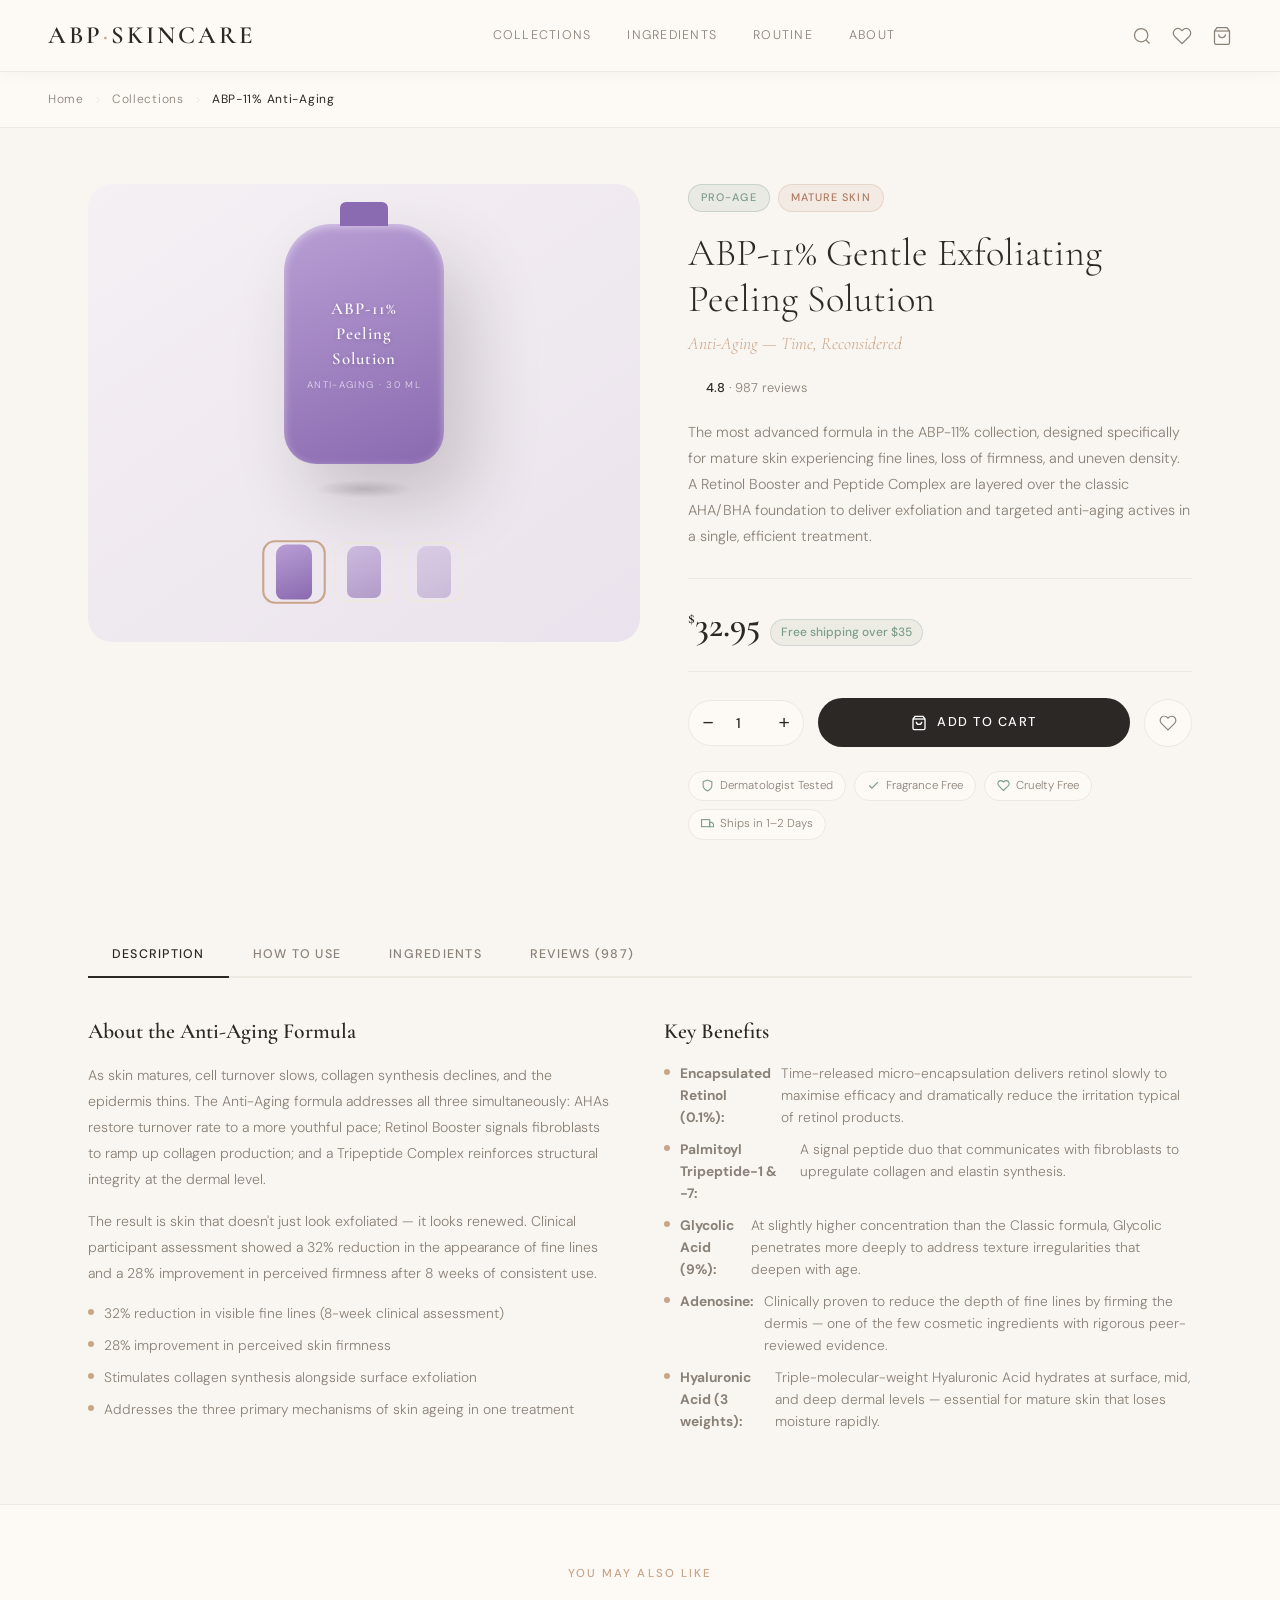
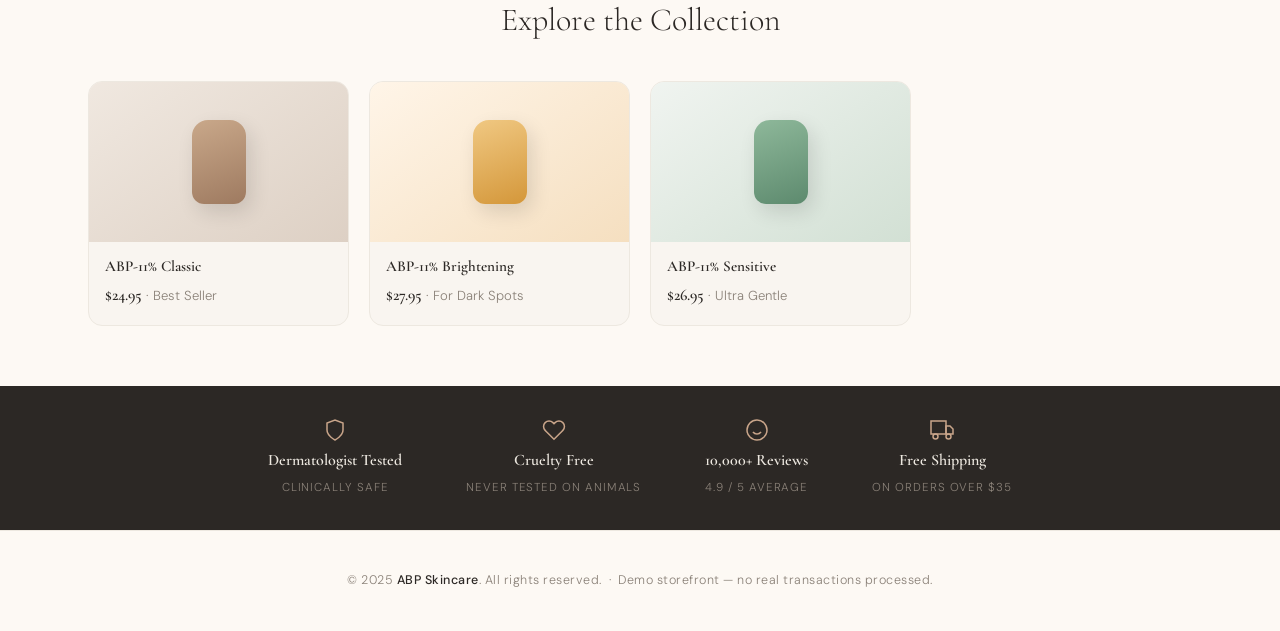
<file: product-anti-aging.html>
<!DOCTYPE html>
<html lang="en">
<head>
  <meta charset="UTF-8"/>
  <meta name="viewport" content="width=device-width, initial-scale=1.0"/>
  <title>ABP-11% Anti-Aging Peeling Solution — ABP Skincare</title>
  <link rel="preconnect" href="https://fonts.googleapis.com"/>
  <link rel="preconnect" href="https://fonts.gstatic.com" crossorigin/>
  <link href="https://fonts.googleapis.com/css2?family=Cormorant+Garamond:ital,wght@0,300;0,400;0,600;1,300;1,400&family=DM+Sans:wght@300;400;500&display=swap" rel="stylesheet"/>
  <link rel="stylesheet" href="product-detail.css"/>
  <style>
    :root {
      --v1: #b89ed4;
      --v2: #8a6ab0;
      --bg1: #f0eaf8;
      --bg2: #d8cce8;
    }
    .bottle-backdrop { background: linear-gradient(145deg, var(--bg1), var(--bg2)); }
    .bottle-main     { background: linear-gradient(160deg, var(--v1) 0%, var(--v2) 100%); }
    .bottle-cap      { background: #8a6ab0; }
    .thumb-inner     { background: linear-gradient(160deg, var(--v1), var(--v2)); }
  </style>
</head>
<body>

<header>
  <a href="index.html" class="logo">ABP<span>·</span>Skincare</a>
  <nav>
    <a href="index.html">Collections</a>
    <a href="#">Ingredients</a>
    <a href="#">Routine</a>
    <a href="#">About</a>
  </nav>
  <div class="header-icons">
    <svg viewBox="0 0 24 24"><circle cx="11" cy="11" r="8"/><path d="m21 21-4.35-4.35"/></svg>
    <svg viewBox="0 0 24 24"><path d="M20.84 4.61a5.5 5.5 0 0 0-7.78 0L12 5.67l-1.06-1.06a5.5 5.5 0 0 0-7.78 7.78l1.06 1.06L12 21.23l7.78-7.78 1.06-1.06a5.5 5.5 0 0 0 0-7.78z"/></svg>
    <svg viewBox="0 0 24 24"><path d="M6 2 3 6v14a2 2 0 0 0 2 2h14a2 2 0 0 0 2-2V6l-3-4z"/><line x1="3" y1="6" x2="21" y2="6"/><path d="M16 10a4 4 0 0 1-8 0"/></svg>
  </div>
</header>

<div class="breadcrumb">
  <a href="index.html">Home</a>
  <svg viewBox="0 0 24 24"><polyline points="9 18 15 12 9 6"/></svg>
  <a href="index.html">Collections</a>
  <svg viewBox="0 0 24 24"><polyline points="9 18 15 12 9 6"/></svg>
  <span>ABP-11% Anti-Aging</span>
</div>

<section class="product-hero">
  <div class="bottle-stage">
    <div class="bottle-backdrop"></div>
    <div class="bottle-wrap">
      <div class="bottle-main">
        <div class="bottle-cap"></div>
        <span class="bottle-label-text">ABP-11%<br/>Peeling<br/>Solution</span>
        <span class="bottle-label-sub">Anti-Aging · 30 ml</span>
      </div>
      <div class="bottle-shadow"></div>
      <div class="thumb-strip">
        <div class="thumb active"><div class="thumb-inner"></div></div>
        <div class="thumb"><div class="thumb-inner" style="opacity:0.6;"></div></div>
        <div class="thumb"><div class="thumb-inner" style="opacity:0.35;"></div></div>
      </div>
    </div>
  </div>

  <div class="product-info">
    <div class="product-badge-row">
      <span class="pbadge pbadge-sage">Pro-Age</span>
      <span class="pbadge pbadge-blush">Mature Skin</span>
    </div>
    <h1 class="product-title">ABP-11% Gentle Exfoliating<br/>Peeling Solution</h1>
    <p class="product-subtitle">Anti-Aging — Time, Reconsidered</p>
    <div class="rating-row">
      <div class="stars"><svg viewBox="0 0 24 24"><polygon points="12 2 15.09 8.26 22 9.27 17 14.14 18.18 21.02 12 17.77 5.82 21.02 7 14.14 2 9.27 8.91 8.26 12 2"/></svg><svg viewBox="0 0 24 24"><polygon points="12 2 15.09 8.26 22 9.27 17 14.14 18.18 21.02 12 17.77 5.82 21.02 7 14.14 2 9.27 8.91 8.26 12 2"/></svg><svg viewBox="0 0 24 24"><polygon points="12 2 15.09 8.26 22 9.27 17 14.14 18.18 21.02 12 17.77 5.82 21.02 7 14.14 2 9.27 8.91 8.26 12 2"/></svg><svg viewBox="0 0 24 24"><polygon points="12 2 15.09 8.26 22 9.27 17 14.14 18.18 21.02 12 17.77 5.82 21.02 7 14.14 2 9.27 8.91 8.26 12 2"/></svg><svg viewBox="0 0 24 24"><polygon points="12 2 15.09 8.26 22 9.27 17 14.14 18.18 21.02 12 17.77 5.82 21.02 7 14.14 2 9.27 8.91 8.26 12 2"/></svg></div>
      <span class="rating-text"><strong>4.8</strong> · 987 reviews</span>
    </div>
    <p class="short-desc">The most advanced formula in the ABP-11% collection, designed specifically for mature skin experiencing fine lines, loss of firmness, and uneven density. A Retinol Booster and Peptide Complex are layered over the classic AHA/BHA foundation to deliver exfoliation and targeted anti-aging actives in a single, efficient treatment.</p>
    <div class="price-block">
      <div class="price-main"><sup>$</sup>32.95</div>
      <span class="price-note">Free shipping over $35</span>
    </div>
    <div class="purchase-row">
      <div class="qty-ctrl">
        <button class="qty-btn" onclick="changeQty(-1)">−</button>
        <input type="number" class="qty-num" id="qty" value="1" min="1" max="10" readonly/>
        <button class="qty-btn" onclick="changeQty(1)">+</button>
      </div>
      <a href="checkout.html?product=Anti-Aging&price=32.95" class="btn-cart-large">
        <svg viewBox="0 0 24 24"><path d="M6 2 3 6v14a2 2 0 0 0 2 2h14a2 2 0 0 0 2-2V6l-3-4z"/><line x1="3" y1="6" x2="21" y2="6"/><path d="M16 10a4 4 0 0 1-8 0"/></svg>
        Add to Cart
      </a>
      <button class="btn-wishlist" title="Save to Wishlist">
        <svg viewBox="0 0 24 24"><path d="M20.84 4.61a5.5 5.5 0 0 0-7.78 0L12 5.67l-1.06-1.06a5.5 5.5 0 0 0-7.78 7.78l1.06 1.06L12 21.23l7.78-7.78 1.06-1.06a5.5 5.5 0 0 0 0-7.78z"/></svg>
      </button>
    </div>
    <div class="trust-pills">
      <span class="trust-pill"><svg viewBox="0 0 24 24"><path d="M12 22s8-4 8-10V5l-8-3-8 3v7c0 6 8 10 8 10z"/></svg>Dermatologist Tested</span>
      <span class="trust-pill"><svg viewBox="0 0 24 24"><polyline points="20 6 9 17 4 12"/></svg>Fragrance Free</span>
      <span class="trust-pill"><svg viewBox="0 0 24 24"><path d="M20.84 4.61a5.5 5.5 0 0 0-7.78 0L12 5.67l-1.06-1.06a5.5 5.5 0 0 0-7.78 7.78l1.06 1.06L12 21.23l7.78-7.78 1.06-1.06a5.5 5.5 0 0 0 0-7.78z"/></svg>Cruelty Free</span>
      <span class="trust-pill"><svg viewBox="0 0 24 24"><rect x="1" y="3" width="15" height="13"/><polygon points="16 8 20 8 23 11 23 16 16 16 16 8"/></svg>Ships in 1–2 Days</span>
    </div>
  </div>
</section>

<div class="tabs-section">
  <div class="tab-nav">
    <button class="tab-btn active" onclick="showTab('desc',this)">Description</button>
    <button class="tab-btn" onclick="showTab('howto',this)">How to Use</button>
    <button class="tab-btn" onclick="showTab('ingredients',this)">Ingredients</button>
    <button class="tab-btn" onclick="showTab('reviews',this)">Reviews (987)</button>
  </div>

  <div class="tab-pane active" id="tab-desc">
    <div class="desc-grid">
      <div class="desc-block">
        <h3>About the Anti-Aging Formula</h3>
        <p>As skin matures, cell turnover slows, collagen synthesis declines, and the epidermis thins. The Anti-Aging formula addresses all three simultaneously: AHAs restore turnover rate to a more youthful pace; Retinol Booster signals fibroblasts to ramp up collagen production; and a Tripeptide Complex reinforces structural integrity at the dermal level.</p><p>The result is skin that doesn't just look exfoliated — it looks renewed. Clinical participant assessment showed a 32% reduction in the appearance of fine lines and a 28% improvement in perceived firmness after 8 weeks of consistent use.</p>
        <ul><li>32% reduction in visible fine lines (8-week clinical assessment)</li>
<li>28% improvement in perceived skin firmness</li>
<li>Stimulates collagen synthesis alongside surface exfoliation</li>
<li>Addresses the three primary mechanisms of skin ageing in one treatment</li></ul>
      </div>
      <div class="desc-block">
        <h3>Key Benefits</h3>
        <ul><li><strong>Encapsulated Retinol (0.1%):</strong> Time-released micro-encapsulation delivers retinol slowly to maximise efficacy and dramatically reduce the irritation typical of retinol products.</li>
<li><strong>Palmitoyl Tripeptide-1 & -7:</strong> A signal peptide duo that communicates with fibroblasts to upregulate collagen and elastin synthesis.</li>
<li><strong>Glycolic Acid (9%):</strong> At slightly higher concentration than the Classic formula, Glycolic penetrates more deeply to address texture irregularities that deepen with age.</li>
<li><strong>Adenosine:</strong> Clinically proven to reduce the depth of fine lines by firming the dermis — one of the few cosmetic ingredients with rigorous peer-reviewed evidence.</li>
<li><strong>Hyaluronic Acid (3 weights):</strong> Triple-molecular-weight Hyaluronic Acid hydrates at surface, mid, and deep dermal levels — essential for mature skin that loses moisture rapidly.</li></ul>
      </div>
    </div>
  </div>

  <div class="tab-pane" id="tab-howto">
    <div class="steps">
      <div class="step-item">
        <div class="step-num-circle">1</div>
        <p><strong>Evening use only.</strong> Due to the Retinol Booster, use this formula exclusively in your evening routine. Never apply before sun exposure. Build frequency slowly — begin once weekly before progressing to twice weekly.</p>
      </div>
      <div class="step-item">
        <div class="step-num-circle">2</div>
        <p><strong>Cleanse with a cream cleanser.</strong> For mature skin, a cream or oil cleanser preserves precious moisture. Ensure skin is completely dry before application.</p>
      </div>
      <div class="step-item">
        <div class="step-num-circle">3</div>
        <p><strong>Apply avoiding the eye contour.</strong> Fine lines around the eyes require a dedicated eye-area retinol product — never apply this formula there. Stay on forehead, cheeks, chin, and neck.</p>
      </div>
      <div class="step-item">
        <div class="step-num-circle">4</div>
        <p><strong>Full 10-minute contact.</strong> Mature skin benefits from the full contact time. The encapsulated retinol requires the AHAs to have opened the surface channels before releasing effectively.</p>
      </div>
      <div class="step-item">
        <div class="step-num-circle">5</div>
        <p><strong>Seal with a rich night cream.</strong> After rinsing, apply a nourishing night cream immediately. The Tripeptide Complex works best when the skin barrier is sealed overnight. Always SPF during the day.</p>
      </div></div>
  </div>

  <div class="tab-pane" id="tab-ingredients">
    <div class="ingredients-grid">
      <div class="ingredient-card">
        <h4>Glycolic Acid</h4>
        <span>AHA · 9%</span>
        <p>Higher concentration for deeper surface renewal — addresses age-related texture irregularities.</p>
      </div>
      <div class="ingredient-card">
        <h4>Lactic Acid</h4>
        <span>AHA · 1%</span>
        <p>Adds humectant properties alongside exfoliation, supporting mature skin's moisture needs.</p>
      </div>
      <div class="ingredient-card">
        <h4>Salicylic Acid</h4>
        <span>BHA · 1%</span>
        <p>Clears age-related congestion and supports even penetration of anti-aging actives.</p>
      </div>
      <div class="ingredient-card">
        <h4>Encapsulated Retinol</h4>
        <span>Retinoid · 0.1%</span>
        <p>Time-released retinol for collagen stimulation with minimal irritation.</p>
      </div>
      <div class="ingredient-card">
        <h4>Palmitoyl Tripeptide-1</h4>
        <span>Peptide</span>
        <p>Signal peptide that upregulates collagen I and III synthesis in fibroblasts.</p>
      </div>
      <div class="ingredient-card">
        <h4>Palmitoyl Tripeptide-7</h4>
        <span>Peptide</span>
        <p>Reduces the inflammatory cascade that accelerates dermal matrix breakdown.</p>
      </div>
      <div class="ingredient-card">
        <h4>Adenosine</h4>
        <span>Firming</span>
        <p>Clinically proven to reduce fine line depth and improve dermal firmness.</p>
      </div>
      <div class="ingredient-card">
        <h4>Hyaluronic Acid (3MW)</h4>
        <span>Humectant</span>
        <p>Surface, mid, and deep-dermal hydration for comprehensively plumped skin.</p>
      </div></div>
    <p style="margin-top:24px;font-size:0.78rem;color:var(--muted);line-height:1.7;">Full INCI available on product packaging. Key actives listed above. Always patch test before first use.</p>
  </div>

  <div class="tab-pane" id="tab-reviews">
    <div class="reviews-header">
      <div class="review-score">
        <div class="score-num">4.8</div>
        <div class="score-stars"><svg viewBox="0 0 24 24"><polygon points="12 2 15.09 8.26 22 9.27 17 14.14 18.18 21.02 12 17.77 5.82 21.02 7 14.14 2 9.27 8.91 8.26 12 2"/></svg><svg viewBox="0 0 24 24"><polygon points="12 2 15.09 8.26 22 9.27 17 14.14 18.18 21.02 12 17.77 5.82 21.02 7 14.14 2 9.27 8.91 8.26 12 2"/></svg><svg viewBox="0 0 24 24"><polygon points="12 2 15.09 8.26 22 9.27 17 14.14 18.18 21.02 12 17.77 5.82 21.02 7 14.14 2 9.27 8.91 8.26 12 2"/></svg><svg viewBox="0 0 24 24"><polygon points="12 2 15.09 8.26 22 9.27 17 14.14 18.18 21.02 12 17.77 5.82 21.02 7 14.14 2 9.27 8.91 8.26 12 2"/></svg><svg viewBox="0 0 24 24"><polygon points="12 2 15.09 8.26 22 9.27 17 14.14 18.18 21.02 12 17.77 5.82 21.02 7 14.14 2 9.27 8.91 8.26 12 2"/></svg></div>
        <div class="score-count">Based on 987 reviews</div>
      </div>
      <div class="review-bars"><div class="bar-row"><span>5 ★</span><div class="bar-track"><div class="bar-fill" style="width:79%"></div></div><span>79%</span></div>
<div class="bar-row"><span>4 ★</span><div class="bar-track"><div class="bar-fill" style="width:13%"></div></div><span>13%</span></div>
<div class="bar-row"><span>3 ★</span><div class="bar-track"><div class="bar-fill" style="width:5%"></div></div><span>5%</span></div>
<div class="bar-row"><span>2 ★</span><div class="bar-track"><div class="bar-fill" style="width:2%"></div></div><span>2%</span></div>
<div class="bar-row"><span>1 ★</span><div class="bar-track"><div class="bar-fill" style="width:1%"></div></div><span>1%</span></div>
</div>
    </div>
    <div class="review-cards">
      <div class="review-card">
        <div class="review-top">
          <div class="reviewer-info">
            <div class="reviewer-avatar" style="background:#b89ed4">H</div>
            <div>
              <div class="reviewer-name">Helena V.</div>
              <div class="reviewer-meta">Vienna, AT · 2 weeks ago</div>
            </div>
          </div>
          <div class="review-rating"><svg viewBox="0 0 24 24"><polygon points="12 2 15.09 8.26 22 9.27 17 14.14 18.18 21.02 12 17.77 5.82 21.02 7 14.14 2 9.27 8.91 8.26 12 2"/></svg><svg viewBox="0 0 24 24"><polygon points="12 2 15.09 8.26 22 9.27 17 14.14 18.18 21.02 12 17.77 5.82 21.02 7 14.14 2 9.27 8.91 8.26 12 2"/></svg><svg viewBox="0 0 24 24"><polygon points="12 2 15.09 8.26 22 9.27 17 14.14 18.18 21.02 12 17.77 5.82 21.02 7 14.14 2 9.27 8.91 8.26 12 2"/></svg><svg viewBox="0 0 24 24"><polygon points="12 2 15.09 8.26 22 9.27 17 14.14 18.18 21.02 12 17.77 5.82 21.02 7 14.14 2 9.27 8.91 8.26 12 2"/></svg><svg viewBox="0 0 24 24"><polygon points="12 2 15.09 8.26 22 9.27 17 14.14 18.18 21.02 12 17.77 5.82 21.02 7 14.14 2 9.27 8.91 8.26 12 2"/></svg></div>
        </div>
        <div class="review-title">The only product that has actually improved my fine lines</div>
        <p class="review-body">I am 52 and have tried more anti-aging products than I can count. This is the first one where I can objectively see a difference in my forehead lines after 6 weeks. The retinol doesn't irritate (probably because it's encapsulated) and my skin feels firmer. I'm converted.</p>
        <div class="review-verified"><svg viewBox="0 0 24 24"><polyline points="20 6 9 17 4 12"/></svg>Verified Purchase</div>
      </div>
      <div class="review-card">
        <div class="review-top">
          <div class="reviewer-info">
            <div class="reviewer-avatar" style="background:#9a7eba">D</div>
            <div>
              <div class="reviewer-name">Diane F.</div>
              <div class="reviewer-meta">Boston, USA · 1 month ago</div>
            </div>
          </div>
          <div class="review-rating"><svg viewBox="0 0 24 24"><polygon points="12 2 15.09 8.26 22 9.27 17 14.14 18.18 21.02 12 17.77 5.82 21.02 7 14.14 2 9.27 8.91 8.26 12 2"/></svg><svg viewBox="0 0 24 24"><polygon points="12 2 15.09 8.26 22 9.27 17 14.14 18.18 21.02 12 17.77 5.82 21.02 7 14.14 2 9.27 8.91 8.26 12 2"/></svg><svg viewBox="0 0 24 24"><polygon points="12 2 15.09 8.26 22 9.27 17 14.14 18.18 21.02 12 17.77 5.82 21.02 7 14.14 2 9.27 8.91 8.26 12 2"/></svg><svg viewBox="0 0 24 24"><polygon points="12 2 15.09 8.26 22 9.27 17 14.14 18.18 21.02 12 17.77 5.82 21.02 7 14.14 2 9.27 8.91 8.26 12 2"/></svg><svg viewBox="0 0 24 24"><polygon points="12 2 15.09 8.26 22 9.27 17 14.14 18.18 21.02 12 17.77 5.82 21.02 7 14.14 2 9.27 8.91 8.26 12 2"/></svg></div>
        </div>
        <div class="review-title">Wrinkles visibly softened in a month</div>
        <p class="review-body">I started with once weekly and now do twice weekly. The forehead lines that were deepening last year have genuinely softened. I combine this with the brand's recommendation to use a rich night cream after, and my skin looks plumper in the morning than it has in years.</p>
        <div class="review-verified"><svg viewBox="0 0 24 24"><polyline points="20 6 9 17 4 12"/></svg>Verified Purchase</div>
      </div>
      <div class="review-card">
        <div class="review-top">
          <div class="reviewer-info">
            <div class="reviewer-avatar" style="background:#7d5ea0">K</div>
            <div>
              <div class="reviewer-name">Karen L.</div>
              <div class="reviewer-meta">Singapore, SG · 2 months ago</div>
            </div>
          </div>
          <div class="review-rating"><svg viewBox="0 0 24 24"><polygon points="12 2 15.09 8.26 22 9.27 17 14.14 18.18 21.02 12 17.77 5.82 21.02 7 14.14 2 9.27 8.91 8.26 12 2"/></svg><svg viewBox="0 0 24 24"><polygon points="12 2 15.09 8.26 22 9.27 17 14.14 18.18 21.02 12 17.77 5.82 21.02 7 14.14 2 9.27 8.91 8.26 12 2"/></svg><svg viewBox="0 0 24 24"><polygon points="12 2 15.09 8.26 22 9.27 17 14.14 18.18 21.02 12 17.77 5.82 21.02 7 14.14 2 9.27 8.91 8.26 12 2"/></svg><svg viewBox="0 0 24 24"><polygon points="12 2 15.09 8.26 22 9.27 17 14.14 18.18 21.02 12 17.77 5.82 21.02 7 14.14 2 9.27 8.91 8.26 12 2"/></svg></div>
        </div>
        <div class="review-title">Premium formula, needs patience</div>
        <p class="review-body">This product rewards consistency. First two weeks I wasn't sure. By week six the texture on my cheeks was noticeably smoother and my makeup sits better. The scent is very subtle and pleasant. Dropped one star only because it took longer than advertised to see results — but they did come.</p>
        <div class="review-verified"><svg viewBox="0 0 24 24"><polyline points="20 6 9 17 4 12"/></svg>Verified Purchase</div>
      </div></div>
  </div>
</div>

<section class="related-section">
  <span class="section-label">You May Also Like</span>
  <h2 class="section-title">Explore the Collection</h2>
  <div class="related-grid">
    <a href="product-classic.html" class="rel-card">
      <div class="rel-image" style="background:linear-gradient(145deg,#f0e8e0,#ddd0c4)">
        <div class="rel-bottle" style="background:linear-gradient(160deg,#c9a88a,#9e7a60);width:54px;height:84px;border-radius:16px 16px 12px 12px;box-shadow:5px 8px 20px rgba(0,0,0,.12)"></div>
      </div>
      <div class="rel-body">
        <div class="rel-name">ABP-11% Classic</div>
        <div class="rel-price"><strong>$24.95</strong> · Best Seller</div>
      </div>
    </a>
    <a href="product-brightening.html" class="rel-card">
      <div class="rel-image" style="background:linear-gradient(145deg,#fff5e8,#f5dfc0)">
        <div class="rel-bottle" style="background:linear-gradient(160deg,#f0c882,#d4973a);width:54px;height:84px;border-radius:16px 16px 12px 12px;box-shadow:5px 8px 20px rgba(0,0,0,.12)"></div>
      </div>
      <div class="rel-body">
        <div class="rel-name">ABP-11% Brightening</div>
        <div class="rel-price"><strong>$27.95</strong> · For Dark Spots</div>
      </div>
    </a>
    <a href="product-sensitive.html" class="rel-card">
      <div class="rel-image" style="background:linear-gradient(145deg,#f0f4f0,#d2e0d4)">
        <div class="rel-bottle" style="background:linear-gradient(160deg,#8eb89a,#5d8a6e);width:54px;height:84px;border-radius:16px 16px 12px 12px;box-shadow:5px 8px 20px rgba(0,0,0,.12)"></div>
      </div>
      <div class="rel-body">
        <div class="rel-name">ABP-11% Sensitive</div>
        <div class="rel-price"><strong>$26.95</strong> · Ultra Gentle</div>
      </div>
    </a></div>
</section>

<section class="trust-bar">
  <div class="trust-item"><svg viewBox="0 0 24 24"><path d="M12 22s8-4 8-10V5l-8-3-8 3v7c0 6 8 10 8 10z"/></svg><span>Dermatologist Tested</span><span>Clinically Safe</span></div>
  <div class="trust-item"><svg viewBox="0 0 24 24"><path d="M20.84 4.61a5.5 5.5 0 0 0-7.78 0L12 5.67l-1.06-1.06a5.5 5.5 0 0 0-7.78 7.78l1.06 1.06L12 21.23l7.78-7.78 1.06-1.06a5.5 5.5 0 0 0 0-7.78z"/></svg><span>Cruelty Free</span><span>Never Tested on Animals</span></div>
  <div class="trust-item"><svg viewBox="0 0 24 24"><circle cx="12" cy="12" r="10"/><path d="M8 14s1.5 2 4 2 4-2 4-2"/><line x1="9" y1="9" x2="9.01" y2="9"/><line x1="15" y1="9" x2="15.01" y2="9"/></svg><span>10,000+ Reviews</span><span>4.9 / 5 Average</span></div>
  <div class="trust-item"><svg viewBox="0 0 24 24"><rect x="1" y="3" width="15" height="13"/><polygon points="16 8 20 8 23 11 23 16 16 16 16 8"/><circle cx="5.5" cy="18.5" r="2.5"/><circle cx="18.5" cy="18.5" r="2.5"/></svg><span>Free Shipping</span><span>On Orders Over $35</span></div>
</section>

<footer>
  <p>© 2025 <strong>ABP Skincare</strong>. All rights reserved. &nbsp;·&nbsp; Demo storefront — no real transactions processed.</p>
</footer>

<script>
  function changeQty(delta) {
    const el = document.getElementById('qty');
    el.value = Math.min(10, Math.max(1, parseInt(el.value) + delta));
  }
  function showTab(id, btn) {
    document.querySelectorAll('.tab-pane').forEach(p => p.classList.remove('active'));
    document.querySelectorAll('.tab-btn').forEach(b => b.classList.remove('active'));
    document.getElementById('tab-' + id).classList.add('active');
    btn.classList.add('active');
  }
</script>
</body>
</html>
</file>
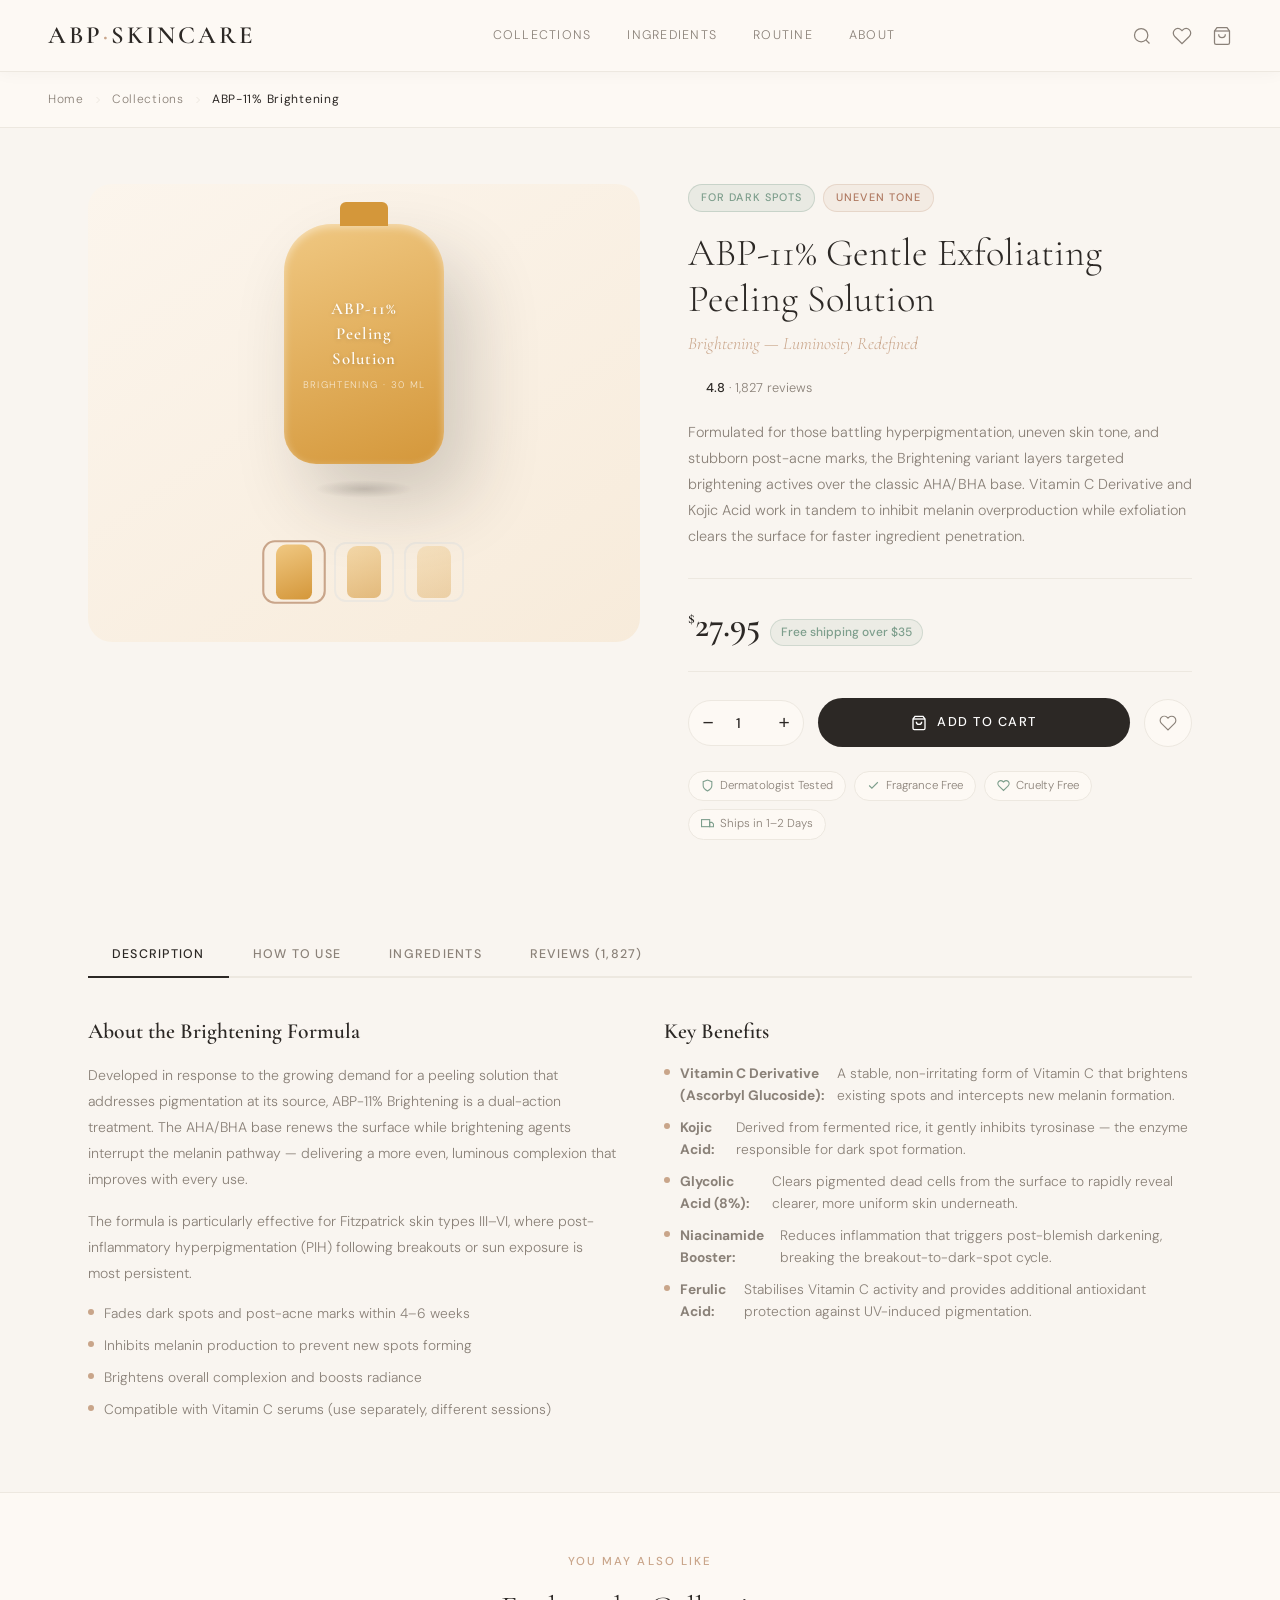
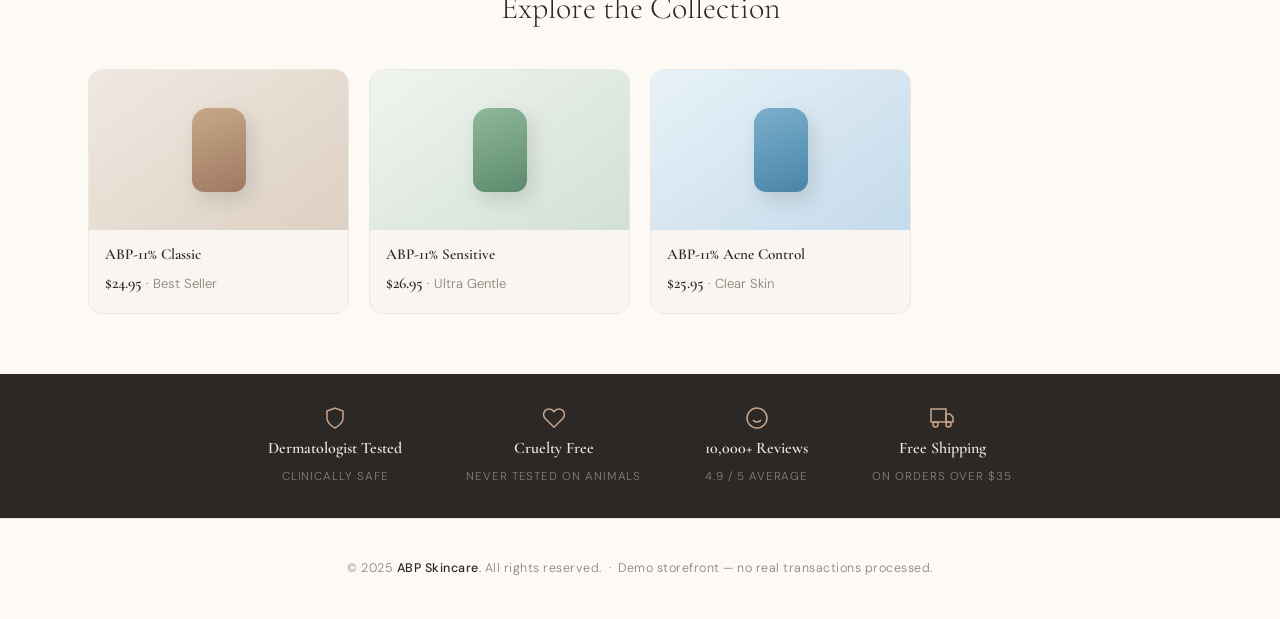
<file: product-brightening.html>
<!DOCTYPE html>
<html lang="en">
<head>
  <meta charset="UTF-8"/>
  <meta name="viewport" content="width=device-width, initial-scale=1.0"/>
  <title>ABP-11% Brightening Peeling Solution — ABP Skincare</title>
  <link rel="preconnect" href="https://fonts.googleapis.com"/>
  <link rel="preconnect" href="https://fonts.gstatic.com" crossorigin/>
  <link href="https://fonts.googleapis.com/css2?family=Cormorant+Garamond:ital,wght@0,300;0,400;0,600;1,300;1,400&family=DM+Sans:wght@300;400;500&display=swap" rel="stylesheet"/>
  <link rel="stylesheet" href="product-detail.css"/>
  <style>
    :root {
      --v1: #f0c882;
      --v2: #d4973a;
      --bg1: #fff5e8;
      --bg2: #f5dfc0;
    }
    .bottle-backdrop { background: linear-gradient(145deg, var(--bg1), var(--bg2)); }
    .bottle-main     { background: linear-gradient(160deg, var(--v1) 0%, var(--v2) 100%); }
    .bottle-cap      { background: #d4973a; }
    .thumb-inner     { background: linear-gradient(160deg, var(--v1), var(--v2)); }
  </style>
</head>
<body>

<header>
  <a href="index.html" class="logo">ABP<span>·</span>Skincare</a>
  <nav>
    <a href="index.html">Collections</a>
    <a href="#">Ingredients</a>
    <a href="#">Routine</a>
    <a href="#">About</a>
  </nav>
  <div class="header-icons">
    <svg viewBox="0 0 24 24"><circle cx="11" cy="11" r="8"/><path d="m21 21-4.35-4.35"/></svg>
    <svg viewBox="0 0 24 24"><path d="M20.84 4.61a5.5 5.5 0 0 0-7.78 0L12 5.67l-1.06-1.06a5.5 5.5 0 0 0-7.78 7.78l1.06 1.06L12 21.23l7.78-7.78 1.06-1.06a5.5 5.5 0 0 0 0-7.78z"/></svg>
    <svg viewBox="0 0 24 24"><path d="M6 2 3 6v14a2 2 0 0 0 2 2h14a2 2 0 0 0 2-2V6l-3-4z"/><line x1="3" y1="6" x2="21" y2="6"/><path d="M16 10a4 4 0 0 1-8 0"/></svg>
  </div>
</header>

<div class="breadcrumb">
  <a href="index.html">Home</a>
  <svg viewBox="0 0 24 24"><polyline points="9 18 15 12 9 6"/></svg>
  <a href="index.html">Collections</a>
  <svg viewBox="0 0 24 24"><polyline points="9 18 15 12 9 6"/></svg>
  <span>ABP-11% Brightening</span>
</div>

<section class="product-hero">
  <div class="bottle-stage">
    <div class="bottle-backdrop"></div>
    <div class="bottle-wrap">
      <div class="bottle-main">
        <div class="bottle-cap"></div>
        <span class="bottle-label-text">ABP-11%<br/>Peeling<br/>Solution</span>
        <span class="bottle-label-sub">Brightening · 30 ml</span>
      </div>
      <div class="bottle-shadow"></div>
      <div class="thumb-strip">
        <div class="thumb active"><div class="thumb-inner"></div></div>
        <div class="thumb"><div class="thumb-inner" style="opacity:0.6;"></div></div>
        <div class="thumb"><div class="thumb-inner" style="opacity:0.35;"></div></div>
      </div>
    </div>
  </div>

  <div class="product-info">
    <div class="product-badge-row">
      <span class="pbadge pbadge-sage">For Dark Spots</span>
      <span class="pbadge pbadge-blush">Uneven Tone</span>
    </div>
    <h1 class="product-title">ABP-11% Gentle Exfoliating<br/>Peeling Solution</h1>
    <p class="product-subtitle">Brightening — Luminosity Redefined</p>
    <div class="rating-row">
      <div class="stars"><svg viewBox="0 0 24 24"><polygon points="12 2 15.09 8.26 22 9.27 17 14.14 18.18 21.02 12 17.77 5.82 21.02 7 14.14 2 9.27 8.91 8.26 12 2"/></svg><svg viewBox="0 0 24 24"><polygon points="12 2 15.09 8.26 22 9.27 17 14.14 18.18 21.02 12 17.77 5.82 21.02 7 14.14 2 9.27 8.91 8.26 12 2"/></svg><svg viewBox="0 0 24 24"><polygon points="12 2 15.09 8.26 22 9.27 17 14.14 18.18 21.02 12 17.77 5.82 21.02 7 14.14 2 9.27 8.91 8.26 12 2"/></svg><svg viewBox="0 0 24 24"><polygon points="12 2 15.09 8.26 22 9.27 17 14.14 18.18 21.02 12 17.77 5.82 21.02 7 14.14 2 9.27 8.91 8.26 12 2"/></svg><svg viewBox="0 0 24 24"><polygon points="12 2 15.09 8.26 22 9.27 17 14.14 18.18 21.02 12 17.77 5.82 21.02 7 14.14 2 9.27 8.91 8.26 12 2"/></svg></div>
      <span class="rating-text"><strong>4.8</strong> · 1,827 reviews</span>
    </div>
    <p class="short-desc">Formulated for those battling hyperpigmentation, uneven skin tone, and stubborn post-acne marks, the Brightening variant layers targeted brightening actives over the classic AHA/BHA base. Vitamin C Derivative and Kojic Acid work in tandem to inhibit melanin overproduction while exfoliation clears the surface for faster ingredient penetration.</p>
    <div class="price-block">
      <div class="price-main"><sup>$</sup>27.95</div>
      <span class="price-note">Free shipping over $35</span>
    </div>
    <div class="purchase-row">
      <div class="qty-ctrl">
        <button class="qty-btn" onclick="changeQty(-1)">−</button>
        <input type="number" class="qty-num" id="qty" value="1" min="1" max="10" readonly/>
        <button class="qty-btn" onclick="changeQty(1)">+</button>
      </div>
      <a href="checkout.html?product=Brightening&price=27.95" class="btn-cart-large">
        <svg viewBox="0 0 24 24"><path d="M6 2 3 6v14a2 2 0 0 0 2 2h14a2 2 0 0 0 2-2V6l-3-4z"/><line x1="3" y1="6" x2="21" y2="6"/><path d="M16 10a4 4 0 0 1-8 0"/></svg>
        Add to Cart
      </a>
      <button class="btn-wishlist" title="Save to Wishlist">
        <svg viewBox="0 0 24 24"><path d="M20.84 4.61a5.5 5.5 0 0 0-7.78 0L12 5.67l-1.06-1.06a5.5 5.5 0 0 0-7.78 7.78l1.06 1.06L12 21.23l7.78-7.78 1.06-1.06a5.5 5.5 0 0 0 0-7.78z"/></svg>
      </button>
    </div>
    <div class="trust-pills">
      <span class="trust-pill"><svg viewBox="0 0 24 24"><path d="M12 22s8-4 8-10V5l-8-3-8 3v7c0 6 8 10 8 10z"/></svg>Dermatologist Tested</span>
      <span class="trust-pill"><svg viewBox="0 0 24 24"><polyline points="20 6 9 17 4 12"/></svg>Fragrance Free</span>
      <span class="trust-pill"><svg viewBox="0 0 24 24"><path d="M20.84 4.61a5.5 5.5 0 0 0-7.78 0L12 5.67l-1.06-1.06a5.5 5.5 0 0 0-7.78 7.78l1.06 1.06L12 21.23l7.78-7.78 1.06-1.06a5.5 5.5 0 0 0 0-7.78z"/></svg>Cruelty Free</span>
      <span class="trust-pill"><svg viewBox="0 0 24 24"><rect x="1" y="3" width="15" height="13"/><polygon points="16 8 20 8 23 11 23 16 16 16 16 8"/></svg>Ships in 1–2 Days</span>
    </div>
  </div>
</section>

<div class="tabs-section">
  <div class="tab-nav">
    <button class="tab-btn active" onclick="showTab('desc',this)">Description</button>
    <button class="tab-btn" onclick="showTab('howto',this)">How to Use</button>
    <button class="tab-btn" onclick="showTab('ingredients',this)">Ingredients</button>
    <button class="tab-btn" onclick="showTab('reviews',this)">Reviews (1,827)</button>
  </div>

  <div class="tab-pane active" id="tab-desc">
    <div class="desc-grid">
      <div class="desc-block">
        <h3>About the Brightening Formula</h3>
        <p>Developed in response to the growing demand for a peeling solution that addresses pigmentation at its source, ABP-11% Brightening is a dual-action treatment. The AHA/BHA base renews the surface while brightening agents interrupt the melanin pathway — delivering a more even, luminous complexion that improves with every use.</p><p>The formula is particularly effective for Fitzpatrick skin types III–VI, where post-inflammatory hyperpigmentation (PIH) following breakouts or sun exposure is most persistent.</p>
        <ul><li>Fades dark spots and post-acne marks within 4–6 weeks</li>
<li>Inhibits melanin production to prevent new spots forming</li>
<li>Brightens overall complexion and boosts radiance</li>
<li>Compatible with Vitamin C serums (use separately, different sessions)</li></ul>
      </div>
      <div class="desc-block">
        <h3>Key Benefits</h3>
        <ul><li><strong>Vitamin C Derivative (Ascorbyl Glucoside):</strong> A stable, non-irritating form of Vitamin C that brightens existing spots and intercepts new melanin formation.</li>
<li><strong>Kojic Acid:</strong> Derived from fermented rice, it gently inhibits tyrosinase — the enzyme responsible for dark spot formation.</li>
<li><strong>Glycolic Acid (8%):</strong> Clears pigmented dead cells from the surface to rapidly reveal clearer, more uniform skin underneath.</li>
<li><strong>Niacinamide Booster:</strong> Reduces inflammation that triggers post-blemish darkening, breaking the breakout-to-dark-spot cycle.</li>
<li><strong>Ferulic Acid:</strong> Stabilises Vitamin C activity and provides additional antioxidant protection against UV-induced pigmentation.</li></ul>
      </div>
    </div>
  </div>

  <div class="tab-pane" id="tab-howto">
    <div class="steps">
      <div class="step-item">
        <div class="step-num-circle">1</div>
        <p><strong>Cleanse and tone.</strong> Start with a gentle cleanser, then apply an alcohol-free toner to ensure your pH is balanced before the peeling solution. Dry skin thoroughly.</p>
      </div>
      <div class="step-item">
        <div class="step-num-circle">2</div>
        <p><strong>Apply to target areas.</strong> For hyperpigmentation, concentrate application on affected zones — cheeks, forehead, or chin. Can be applied all-over for general brightening. Avoid the delicate eye contour.</p>
      </div>
      <div class="step-item">
        <div class="step-num-circle">3</div>
        <p><strong>10-minute contact time.</strong> Leave on for precisely 10 minutes. The Vitamin C and Kojic Acid are active throughout the full contact period. Do not rinse early unless experiencing discomfort.</p>
      </div>
      <div class="step-item">
        <div class="step-num-circle">4</div>
        <p><strong>Rinse and apply Vitamin C serum.</strong> After rinsing, the freshly exfoliated surface is primed for optimal serum absorption. Apply a Vitamin C serum at this stage for compounded brightening.</p>
      </div>
      <div class="step-item">
        <div class="step-num-circle">5</div>
        <p><strong>SPF is essential.</strong> AHAs increase photosensitivity by up to 50%. Daily SPF 30–50 use is critical, especially when treating pigmentation — UV exposure without protection will darken spots further.</p>
      </div></div>
  </div>

  <div class="tab-pane" id="tab-ingredients">
    <div class="ingredients-grid">
      <div class="ingredient-card">
        <h4>Glycolic Acid</h4>
        <span>AHA · 8%</span>
        <p>Fast-acting AHA that clears pigmented surface cells and brightens overall tone.</p>
      </div>
      <div class="ingredient-card">
        <h4>Lactic Acid</h4>
        <span>AHA · 1%</span>
        <p>Gentler AHA that hydrates while exfoliating — ideal complement to the stronger Glycolic.</p>
      </div>
      <div class="ingredient-card">
        <h4>Salicylic Acid</h4>
        <span>BHA · 1%</span>
        <p>Clears pores of trapped sebum and debris that can trigger pigmentation-causing inflammation.</p>
      </div>
      <div class="ingredient-card">
        <h4>Ascorbyl Glucoside</h4>
        <span>Vitamin C · 2%</span>
        <p>Stable Vitamin C derivative that brightens and intercepts melanin at the source.</p>
      </div>
      <div class="ingredient-card">
        <h4>Kojic Acid</h4>
        <span>Brightener · 1%</span>
        <p>Natural tyrosinase inhibitor that prevents the formation of new dark spots.</p>
      </div>
      <div class="ingredient-card">
        <h4>Niacinamide</h4>
        <span>B3 · 2%</span>
        <p>Reduces post-inflammatory pigmentation and strengthens the moisture barrier.</p>
      </div>
      <div class="ingredient-card">
        <h4>Ferulic Acid</h4>
        <span>Antioxidant</span>
        <p>Stabilises Vitamin C and defends against UV-induced oxidative stress.</p>
      </div>
      <div class="ingredient-card">
        <h4>Licorice Root Extract</h4>
        <span>Brightener</span>
        <p>Botanical melanin inhibitor with additional anti-inflammatory properties.</p>
      </div></div>
    <p style="margin-top:24px;font-size:0.78rem;color:var(--muted);line-height:1.7;">Full INCI available on product packaging. Key actives listed above. Always patch test before first use.</p>
  </div>

  <div class="tab-pane" id="tab-reviews">
    <div class="reviews-header">
      <div class="review-score">
        <div class="score-num">4.8</div>
        <div class="score-stars"><svg viewBox="0 0 24 24"><polygon points="12 2 15.09 8.26 22 9.27 17 14.14 18.18 21.02 12 17.77 5.82 21.02 7 14.14 2 9.27 8.91 8.26 12 2"/></svg><svg viewBox="0 0 24 24"><polygon points="12 2 15.09 8.26 22 9.27 17 14.14 18.18 21.02 12 17.77 5.82 21.02 7 14.14 2 9.27 8.91 8.26 12 2"/></svg><svg viewBox="0 0 24 24"><polygon points="12 2 15.09 8.26 22 9.27 17 14.14 18.18 21.02 12 17.77 5.82 21.02 7 14.14 2 9.27 8.91 8.26 12 2"/></svg><svg viewBox="0 0 24 24"><polygon points="12 2 15.09 8.26 22 9.27 17 14.14 18.18 21.02 12 17.77 5.82 21.02 7 14.14 2 9.27 8.91 8.26 12 2"/></svg><svg viewBox="0 0 24 24"><polygon points="12 2 15.09 8.26 22 9.27 17 14.14 18.18 21.02 12 17.77 5.82 21.02 7 14.14 2 9.27 8.91 8.26 12 2"/></svg></div>
        <div class="score-count">Based on 1,827 reviews</div>
      </div>
      <div class="review-bars"><div class="bar-row"><span>5 ★</span><div class="bar-track"><div class="bar-fill" style="width:76%"></div></div><span>76%</span></div>
<div class="bar-row"><span>4 ★</span><div class="bar-track"><div class="bar-fill" style="width:16%"></div></div><span>16%</span></div>
<div class="bar-row"><span>3 ★</span><div class="bar-track"><div class="bar-fill" style="width:5%"></div></div><span>5%</span></div>
<div class="bar-row"><span>2 ★</span><div class="bar-track"><div class="bar-fill" style="width:2%"></div></div><span>2%</span></div>
<div class="bar-row"><span>1 ★</span><div class="bar-track"><div class="bar-fill" style="width:1%"></div></div><span>1%</span></div>
</div>
    </div>
    <div class="review-cards">
      <div class="review-card">
        <div class="review-top">
          <div class="reviewer-info">
            <div class="reviewer-avatar" style="background:#f0c882">E</div>
            <div>
              <div class="reviewer-name">Emeka O.</div>
              <div class="reviewer-meta">Lagos, NG · 2 weeks ago</div>
            </div>
          </div>
          <div class="review-rating"><svg viewBox="0 0 24 24"><polygon points="12 2 15.09 8.26 22 9.27 17 14.14 18.18 21.02 12 17.77 5.82 21.02 7 14.14 2 9.27 8.91 8.26 12 2"/></svg><svg viewBox="0 0 24 24"><polygon points="12 2 15.09 8.26 22 9.27 17 14.14 18.18 21.02 12 17.77 5.82 21.02 7 14.14 2 9.27 8.91 8.26 12 2"/></svg><svg viewBox="0 0 24 24"><polygon points="12 2 15.09 8.26 22 9.27 17 14.14 18.18 21.02 12 17.77 5.82 21.02 7 14.14 2 9.27 8.91 8.26 12 2"/></svg><svg viewBox="0 0 24 24"><polygon points="12 2 15.09 8.26 22 9.27 17 14.14 18.18 21.02 12 17.77 5.82 21.02 7 14.14 2 9.27 8.91 8.26 12 2"/></svg><svg viewBox="0 0 24 24"><polygon points="12 2 15.09 8.26 22 9.27 17 14.14 18.18 21.02 12 17.77 5.82 21.02 7 14.14 2 9.27 8.91 8.26 12 2"/></svg></div>
        </div>
        <div class="review-title">My dark spots have genuinely faded</div>
        <p class="review-body">I've been dealing with PIH from hormonal breakouts for years and nothing has worked like this. After 6 weeks (twice weekly) my dermatologist asked what I'd changed. The kojic acid and Vitamin C combination is brilliant. I'm on my third bottle now.</p>
        <div class="review-verified"><svg viewBox="0 0 24 24"><polyline points="20 6 9 17 4 12"/></svg>Verified Purchase</div>
      </div>
      <div class="review-card">
        <div class="review-top">
          <div class="reviewer-info">
            <div class="reviewer-avatar" style="background:#d4973a">L</div>
            <div>
              <div class="reviewer-name">Léa M.</div>
              <div class="reviewer-meta">Paris, FR · 5 weeks ago</div>
            </div>
          </div>
          <div class="review-rating"><svg viewBox="0 0 24 24"><polygon points="12 2 15.09 8.26 22 9.27 17 14.14 18.18 21.02 12 17.77 5.82 21.02 7 14.14 2 9.27 8.91 8.26 12 2"/></svg><svg viewBox="0 0 24 24"><polygon points="12 2 15.09 8.26 22 9.27 17 14.14 18.18 21.02 12 17.77 5.82 21.02 7 14.14 2 9.27 8.91 8.26 12 2"/></svg><svg viewBox="0 0 24 24"><polygon points="12 2 15.09 8.26 22 9.27 17 14.14 18.18 21.02 12 17.77 5.82 21.02 7 14.14 2 9.27 8.91 8.26 12 2"/></svg><svg viewBox="0 0 24 24"><polygon points="12 2 15.09 8.26 22 9.27 17 14.14 18.18 21.02 12 17.77 5.82 21.02 7 14.14 2 9.27 8.91 8.26 12 2"/></svg><svg viewBox="0 0 24 24"><polygon points="12 2 15.09 8.26 22 9.27 17 14.14 18.18 21.02 12 17.77 5.82 21.02 7 14.14 2 9.27 8.91 8.26 12 2"/></svg></div>
        </div>
        <div class="review-title">Even skin tone in 4 weeks</div>
        <p class="review-body">Was sceptical because I'd tried brightening products before with minimal results. This is genuinely different — you can feel it working (mild tingle) and the results show within days. My complexion is significantly more even and I'm getting compliments on my skin glow.</p>
        <div class="review-verified"><svg viewBox="0 0 24 24"><polyline points="20 6 9 17 4 12"/></svg>Verified Purchase</div>
      </div>
      <div class="review-card">
        <div class="review-top">
          <div class="reviewer-info">
            <div class="reviewer-avatar" style="background:#b87e2c">R</div>
            <div>
              <div class="reviewer-name">Riya S.</div>
              <div class="reviewer-meta">Toronto, CA · 2 months ago</div>
            </div>
          </div>
          <div class="review-rating"><svg viewBox="0 0 24 24"><polygon points="12 2 15.09 8.26 22 9.27 17 14.14 18.18 21.02 12 17.77 5.82 21.02 7 14.14 2 9.27 8.91 8.26 12 2"/></svg><svg viewBox="0 0 24 24"><polygon points="12 2 15.09 8.26 22 9.27 17 14.14 18.18 21.02 12 17.77 5.82 21.02 7 14.14 2 9.27 8.91 8.26 12 2"/></svg><svg viewBox="0 0 24 24"><polygon points="12 2 15.09 8.26 22 9.27 17 14.14 18.18 21.02 12 17.77 5.82 21.02 7 14.14 2 9.27 8.91 8.26 12 2"/></svg><svg viewBox="0 0 24 24"><polygon points="12 2 15.09 8.26 22 9.27 17 14.14 18.18 21.02 12 17.77 5.82 21.02 7 14.14 2 9.27 8.91 8.26 12 2"/></svg></div>
        </div>
        <div class="review-title">Works — but follow the SPF rule</div>
        <p class="review-body">Product is excellent and delivered visible results within a month. I made the mistake of skipping SPF one weekend and my spots looked darker briefly. Lesson learned. When you follow the routine properly (cleanser, peel, SPF daily) it's transformative.</p>
        <div class="review-verified"><svg viewBox="0 0 24 24"><polyline points="20 6 9 17 4 12"/></svg>Verified Purchase</div>
      </div></div>
  </div>
</div>

<section class="related-section">
  <span class="section-label">You May Also Like</span>
  <h2 class="section-title">Explore the Collection</h2>
  <div class="related-grid">
    <a href="product-classic.html" class="rel-card">
      <div class="rel-image" style="background:linear-gradient(145deg,#f0e8e0,#ddd0c4)">
        <div class="rel-bottle" style="background:linear-gradient(160deg,#c9a88a,#9e7a60);width:54px;height:84px;border-radius:16px 16px 12px 12px;box-shadow:5px 8px 20px rgba(0,0,0,.12)"></div>
      </div>
      <div class="rel-body">
        <div class="rel-name">ABP-11% Classic</div>
        <div class="rel-price"><strong>$24.95</strong> · Best Seller</div>
      </div>
    </a>
    <a href="product-sensitive.html" class="rel-card">
      <div class="rel-image" style="background:linear-gradient(145deg,#f0f4f0,#d2e0d4)">
        <div class="rel-bottle" style="background:linear-gradient(160deg,#8eb89a,#5d8a6e);width:54px;height:84px;border-radius:16px 16px 12px 12px;box-shadow:5px 8px 20px rgba(0,0,0,.12)"></div>
      </div>
      <div class="rel-body">
        <div class="rel-name">ABP-11% Sensitive</div>
        <div class="rel-price"><strong>$26.95</strong> · Ultra Gentle</div>
      </div>
    </a>
    <a href="product-acne-control.html" class="rel-card">
      <div class="rel-image" style="background:linear-gradient(145deg,#e8f2f8,#c4daea)">
        <div class="rel-bottle" style="background:linear-gradient(160deg,#7ab0cc,#4a84a8);width:54px;height:84px;border-radius:16px 16px 12px 12px;box-shadow:5px 8px 20px rgba(0,0,0,.12)"></div>
      </div>
      <div class="rel-body">
        <div class="rel-name">ABP-11% Acne Control</div>
        <div class="rel-price"><strong>$25.95</strong> · Clear Skin</div>
      </div>
    </a></div>
</section>

<section class="trust-bar">
  <div class="trust-item"><svg viewBox="0 0 24 24"><path d="M12 22s8-4 8-10V5l-8-3-8 3v7c0 6 8 10 8 10z"/></svg><span>Dermatologist Tested</span><span>Clinically Safe</span></div>
  <div class="trust-item"><svg viewBox="0 0 24 24"><path d="M20.84 4.61a5.5 5.5 0 0 0-7.78 0L12 5.67l-1.06-1.06a5.5 5.5 0 0 0-7.78 7.78l1.06 1.06L12 21.23l7.78-7.78 1.06-1.06a5.5 5.5 0 0 0 0-7.78z"/></svg><span>Cruelty Free</span><span>Never Tested on Animals</span></div>
  <div class="trust-item"><svg viewBox="0 0 24 24"><circle cx="12" cy="12" r="10"/><path d="M8 14s1.5 2 4 2 4-2 4-2"/><line x1="9" y1="9" x2="9.01" y2="9"/><line x1="15" y1="9" x2="15.01" y2="9"/></svg><span>10,000+ Reviews</span><span>4.9 / 5 Average</span></div>
  <div class="trust-item"><svg viewBox="0 0 24 24"><rect x="1" y="3" width="15" height="13"/><polygon points="16 8 20 8 23 11 23 16 16 16 16 8"/><circle cx="5.5" cy="18.5" r="2.5"/><circle cx="18.5" cy="18.5" r="2.5"/></svg><span>Free Shipping</span><span>On Orders Over $35</span></div>
</section>

<footer>
  <p>© 2025 <strong>ABP Skincare</strong>. All rights reserved. &nbsp;·&nbsp; Demo storefront — no real transactions processed.</p>
</footer>

<script>
  function changeQty(delta) {
    const el = document.getElementById('qty');
    el.value = Math.min(10, Math.max(1, parseInt(el.value) + delta));
  }
  function showTab(id, btn) {
    document.querySelectorAll('.tab-pane').forEach(p => p.classList.remove('active'));
    document.querySelectorAll('.tab-btn').forEach(b => b.classList.remove('active'));
    document.getElementById('tab-' + id).classList.add('active');
    btn.classList.add('active');
  }
</script>
</body>
</html>
</file>
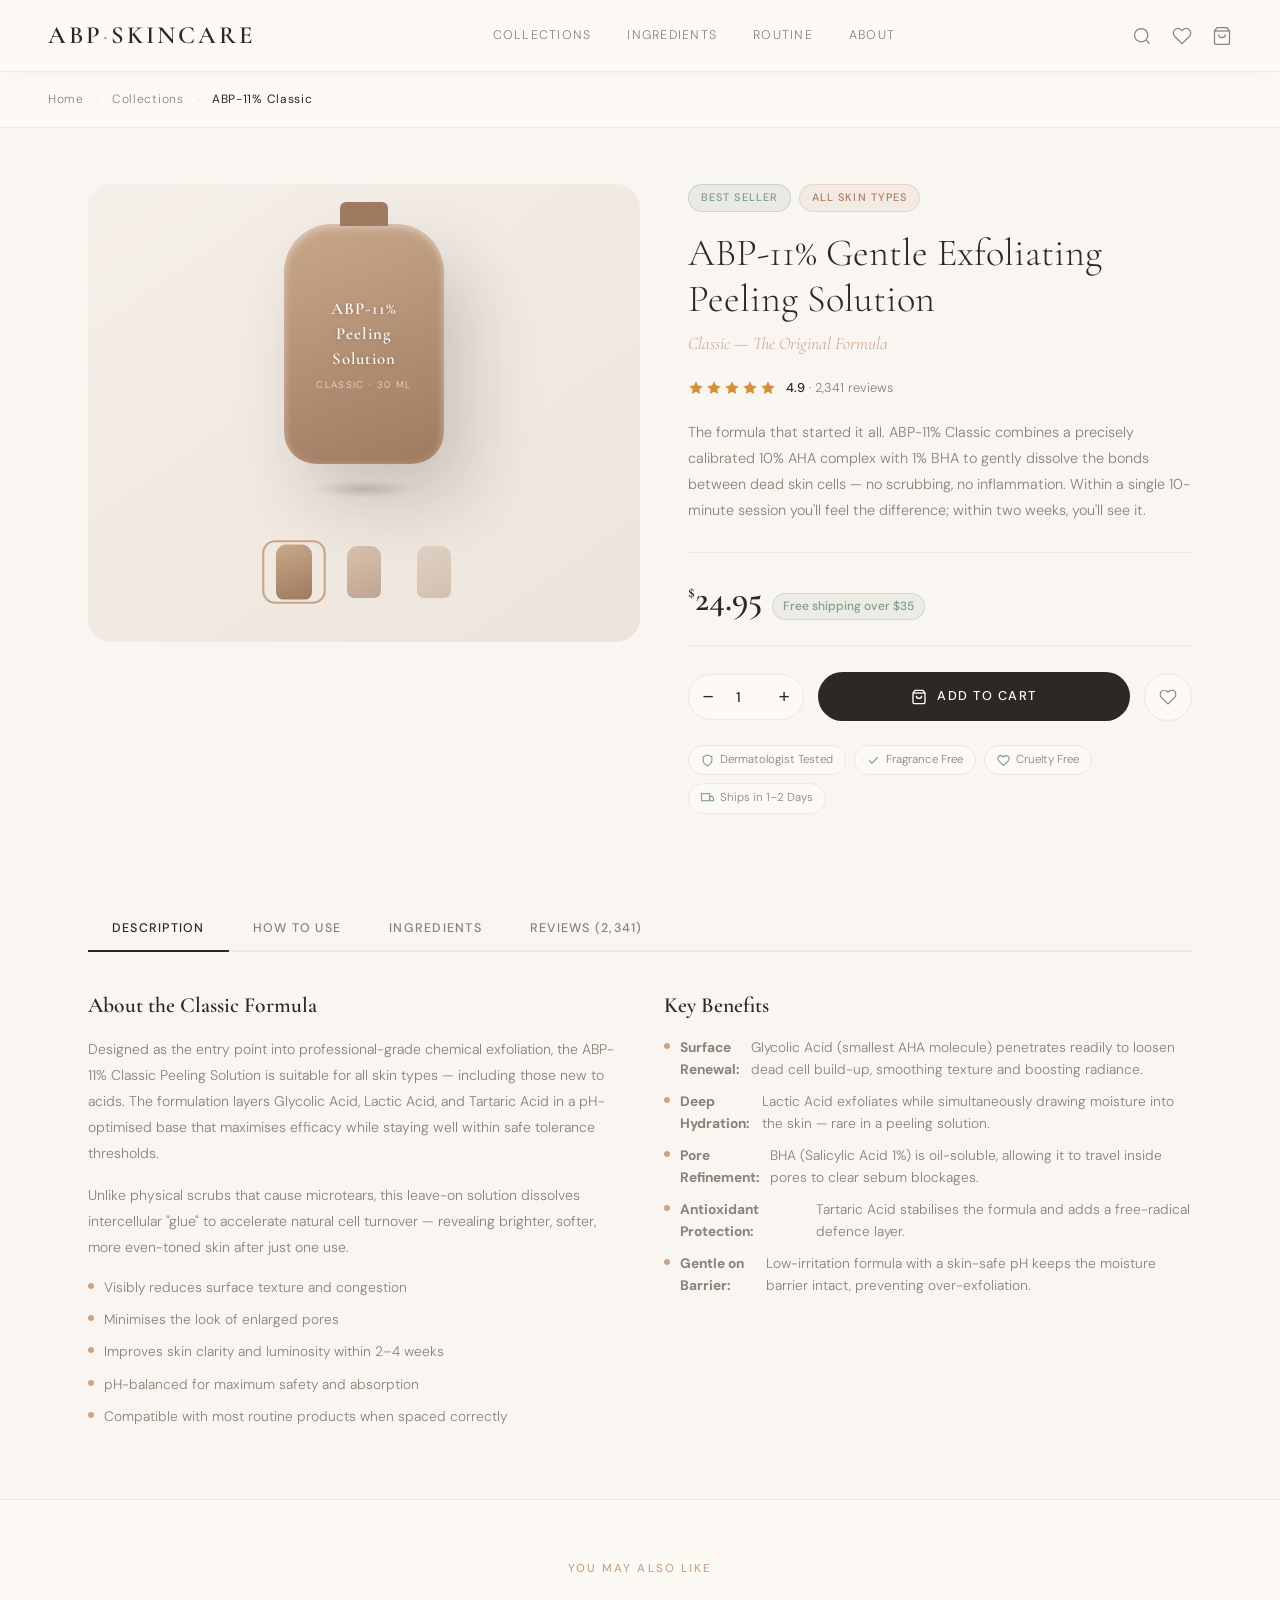
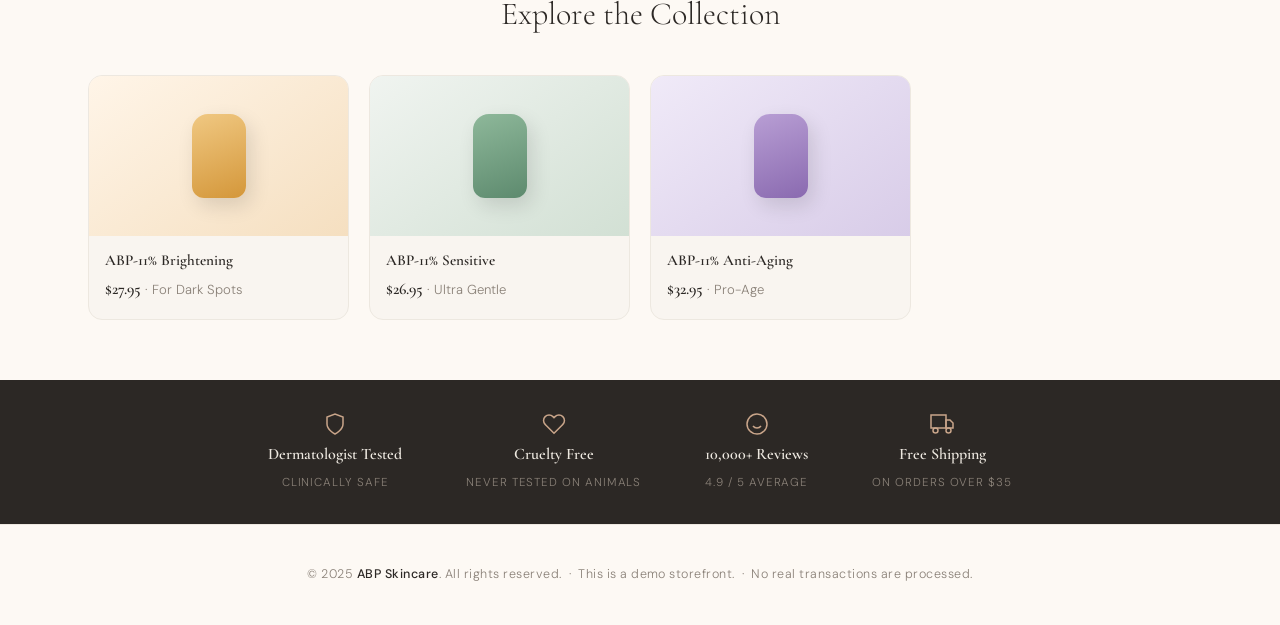
<file: product-classic.html>
<!DOCTYPE html>
<html lang="en">
<head>
  <meta charset="UTF-8"/>
  <meta name="viewport" content="width=device-width, initial-scale=1.0"/>
  <title>ABP-11% Classic Peeling Solution — ABP Skincare</title>
  <link rel="preconnect" href="https://fonts.googleapis.com"/>
  <link rel="preconnect" href="https://fonts.gstatic.com" crossorigin/>
  <link href="https://fonts.googleapis.com/css2?family=Cormorant+Garamond:ital,wght@0,300;0,400;0,600;1,300;1,400&family=DM+Sans:wght@300;400;500&display=swap" rel="stylesheet"/>
  <link rel="stylesheet" href="product-detail.css"/>
  <style>
    /* ── Variant colour tokens ── */
    :root {
      --v1: #c9a88a;
      --v2: #9e7a60;
      --bg1: #f0e8e0;
      --bg2: #ddd0c4;
    }
    .bottle-backdrop { background: linear-gradient(145deg, var(--bg1), var(--bg2)); }
    .bottle-main     { background: linear-gradient(160deg, var(--v1) 0%, var(--v2) 100%); }
    .bottle-cap      { background: var(--v2); }
    .thumb-inner     { background: linear-gradient(160deg, var(--v1), var(--v2)); }
    .reviewer-avatar.a1 { background: #c9a88a; }
    .reviewer-avatar.a2 { background: #a8866e; }
    .reviewer-avatar.a3 { background: #8a6a52; }
    .rel-bottle.b2   { background: linear-gradient(160deg, #f0c882, #d4973a); }
    .rel-bottle.b3   { background: linear-gradient(160deg, #8eb89a, #5d8a6e); }
    .rel-bottle.b4   { background: linear-gradient(160deg, #b89ed4, #8a6ab0); }
    .rel-image.bg2   { background: linear-gradient(145deg, #fff5e8, #f5dfc0); }
    .rel-image.bg3   { background: linear-gradient(145deg, #f0f4f0, #d2e0d4); }
    .rel-image.bg4   { background: linear-gradient(145deg, #f0eaf8, #d8cce8); }
  </style>
</head>
<body>

<!-- HEADER -->
<header>
  <a href="index.html" class="logo">ABP<span>·</span>Skincare</a>
  <nav>
    <a href="index.html">Collections</a>
    <a href="#">Ingredients</a>
    <a href="#">Routine</a>
    <a href="#">About</a>
  </nav>
  <div class="header-icons">
    <svg viewBox="0 0 24 24"><circle cx="11" cy="11" r="8"/><path d="m21 21-4.35-4.35"/></svg>
    <svg viewBox="0 0 24 24"><path d="M20.84 4.61a5.5 5.5 0 0 0-7.78 0L12 5.67l-1.06-1.06a5.5 5.5 0 0 0-7.78 7.78l1.06 1.06L12 21.23l7.78-7.78 1.06-1.06a5.5 5.5 0 0 0 0-7.78z"/></svg>
    <svg viewBox="0 0 24 24"><path d="M6 2 3 6v14a2 2 0 0 0 2 2h14a2 2 0 0 0 2-2V6l-3-4z"/><line x1="3" y1="6" x2="21" y2="6"/><path d="M16 10a4 4 0 0 1-8 0"/></svg>
  </div>
</header>

<!-- BREADCRUMB -->
<div class="breadcrumb">
  <a href="index.html">Home</a>
  <svg viewBox="0 0 24 24"><polyline points="9 18 15 12 9 6"/></svg>
  <a href="index.html">Collections</a>
  <svg viewBox="0 0 24 24"><polyline points="9 18 15 12 9 6"/></svg>
  <span>ABP-11% Classic</span>
</div>

<!-- PRODUCT HERO -->
<section class="product-hero">

  <!-- Bottle Visual -->
  <div class="bottle-stage">
    <div class="bottle-backdrop"></div>
    <div class="bottle-wrap">
      <div class="bottle-main">
        <div class="bottle-cap"></div>
        <span class="bottle-label-text">ABP-11%<br/>Peeling<br/>Solution</span>
        <span class="bottle-label-sub">Classic · 30 ml</span>
      </div>
      <div class="bottle-shadow"></div>
      <div class="thumb-strip">
        <div class="thumb active"><div class="thumb-inner"></div></div>
        <div class="thumb"><div class="thumb-inner" style="background:linear-gradient(160deg,#c9a88a,#9e7a60);opacity:0.6;"></div></div>
        <div class="thumb"><div class="thumb-inner" style="background:linear-gradient(160deg,#c9a88a,#9e7a60);opacity:0.35;"></div></div>
      </div>
    </div>
  </div>

  <!-- Info Panel -->
  <div class="product-info">
    <div class="product-badge-row">
      <span class="pbadge pbadge-sage">Best Seller</span>
      <span class="pbadge pbadge-blush">All Skin Types</span>
    </div>

    <h1 class="product-title">ABP-11% Gentle Exfoliating<br/>Peeling Solution</h1>
    <p class="product-subtitle">Classic — The Original Formula</p>

    <div class="rating-row">
      <div class="stars">
        <svg viewBox="0 0 24 24" class="star"><polygon points="12 2 15.09 8.26 22 9.27 17 14.14 18.18 21.02 12 17.77 5.82 21.02 7 14.14 2 9.27 8.91 8.26 12 2"/></svg>
        <svg viewBox="0 0 24 24" class="star"><polygon points="12 2 15.09 8.26 22 9.27 17 14.14 18.18 21.02 12 17.77 5.82 21.02 7 14.14 2 9.27 8.91 8.26 12 2"/></svg>
        <svg viewBox="0 0 24 24" class="star"><polygon points="12 2 15.09 8.26 22 9.27 17 14.14 18.18 21.02 12 17.77 5.82 21.02 7 14.14 2 9.27 8.91 8.26 12 2"/></svg>
        <svg viewBox="0 0 24 24" class="star"><polygon points="12 2 15.09 8.26 22 9.27 17 14.14 18.18 21.02 12 17.77 5.82 21.02 7 14.14 2 9.27 8.91 8.26 12 2"/></svg>
        <svg viewBox="0 0 24 24" class="star"><polygon points="12 2 15.09 8.26 22 9.27 17 14.14 18.18 21.02 12 17.77 5.82 21.02 7 14.14 2 9.27 8.91 8.26 12 2"/></svg>
      </div>
      <span class="rating-text"><strong>4.9</strong> · 2,341 reviews</span>
    </div>

    <p class="short-desc">
      The formula that started it all. ABP-11% Classic combines a precisely calibrated 10% AHA complex with 1% BHA to gently dissolve the bonds between dead skin cells — no scrubbing, no inflammation. Within a single 10-minute session you'll feel the difference; within two weeks, you'll see it.
    </p>

    <div class="price-block">
      <div class="price-main"><sup>$</sup>24.95</div>
      <span class="price-note">Free shipping over $35</span>
    </div>

    <div class="purchase-row">
      <div class="qty-ctrl">
        <button class="qty-btn" onclick="changeQty(-1)">−</button>
        <input type="number" class="qty-num" id="qty" value="1" min="1" max="10" readonly/>
        <button class="qty-btn" onclick="changeQty(1)">+</button>
      </div>
      <a href="checkout.html?product=Classic&price=24.95" class="btn-cart-large">
        <svg viewBox="0 0 24 24"><path d="M6 2 3 6v14a2 2 0 0 0 2 2h14a2 2 0 0 0 2-2V6l-3-4z"/><line x1="3" y1="6" x2="21" y2="6"/><path d="M16 10a4 4 0 0 1-8 0"/></svg>
        Add to Cart
      </a>
      <button class="btn-wishlist" title="Save to Wishlist">
        <svg viewBox="0 0 24 24"><path d="M20.84 4.61a5.5 5.5 0 0 0-7.78 0L12 5.67l-1.06-1.06a5.5 5.5 0 0 0-7.78 7.78l1.06 1.06L12 21.23l7.78-7.78 1.06-1.06a5.5 5.5 0 0 0 0-7.78z"/></svg>
      </button>
    </div>

    <div class="trust-pills">
      <span class="trust-pill"><svg viewBox="0 0 24 24"><path d="M12 22s8-4 8-10V5l-8-3-8 3v7c0 6 8 10 8 10z"/></svg>Dermatologist Tested</span>
      <span class="trust-pill"><svg viewBox="0 0 24 24"><polyline points="20 6 9 17 4 12"/></svg>Fragrance Free</span>
      <span class="trust-pill"><svg viewBox="0 0 24 24"><path d="M20.84 4.61a5.5 5.5 0 0 0-7.78 0L12 5.67l-1.06-1.06a5.5 5.5 0 0 0-7.78 7.78l1.06 1.06L12 21.23l7.78-7.78 1.06-1.06a5.5 5.5 0 0 0 0-7.78z"/></svg>Cruelty Free</span>
      <span class="trust-pill"><svg viewBox="0 0 24 24"><rect x="1" y="3" width="15" height="13"/><polygon points="16 8 20 8 23 11 23 16 16 16 16 8"/></svg>Ships in 1–2 Days</span>
    </div>
  </div>
</section>

<!-- TABS -->
<div class="tabs-section">
  <div class="tab-nav">
    <button class="tab-btn active" onclick="showTab('desc',this)">Description</button>
    <button class="tab-btn" onclick="showTab('howto',this)">How to Use</button>
    <button class="tab-btn" onclick="showTab('ingredients',this)">Ingredients</button>
    <button class="tab-btn" onclick="showTab('reviews',this)">Reviews (2,341)</button>
  </div>

  <!-- Description -->
  <div class="tab-pane active" id="tab-desc">
    <div class="desc-grid">
      <div class="desc-block">
        <h3>About the Classic Formula</h3>
        <p>Designed as the entry point into professional-grade chemical exfoliation, the ABP-11% Classic Peeling Solution is suitable for all skin types — including those new to acids. The formulation layers Glycolic Acid, Lactic Acid, and Tartaric Acid in a pH-optimised base that maximises efficacy while staying well within safe tolerance thresholds.</p>
        <p>Unlike physical scrubs that cause microtears, this leave-on solution dissolves intercellular "glue" to accelerate natural cell turnover — revealing brighter, softer, more even-toned skin after just one use.</p>
        <ul>
          <li>Visibly reduces surface texture and congestion</li>
          <li>Minimises the look of enlarged pores</li>
          <li>Improves skin clarity and luminosity within 2–4 weeks</li>
          <li>pH-balanced for maximum safety and absorption</li>
          <li>Compatible with most routine products when spaced correctly</li>
        </ul>
      </div>
      <div class="desc-block">
        <h3>Key Benefits</h3>
        <ul>
          <li><strong>Surface Renewal:</strong> Glycolic Acid (smallest AHA molecule) penetrates readily to loosen dead cell build-up, smoothing texture and boosting radiance.</li>
          <li><strong>Deep Hydration:</strong> Lactic Acid exfoliates while simultaneously drawing moisture into the skin — rare in a peeling solution.</li>
          <li><strong>Pore Refinement:</strong> BHA (Salicylic Acid 1%) is oil-soluble, allowing it to travel inside pores to clear sebum blockages.</li>
          <li><strong>Antioxidant Protection:</strong> Tartaric Acid stabilises the formula and adds a free-radical defence layer.</li>
          <li><strong>Gentle on Barrier:</strong> Low-irritation formula with a skin-safe pH keeps the moisture barrier intact, preventing over-exfoliation.</li>
        </ul>
      </div>
    </div>
  </div>

  <!-- How to Use -->
  <div class="tab-pane" id="tab-howto">
    <div class="steps">
      <div class="step-item">
        <div class="step-num-circle">1</div>
        <p><strong>Cleanse thoroughly.</strong> Begin with a gentle, non-stripping cleanser to remove makeup, SPF, and excess oil. Pat skin completely dry — moisture on the skin will dilute the formula and reduce efficacy.</p>
      </div>
      <div class="step-item">
        <div class="step-num-circle">2</div>
        <p><strong>Apply evenly.</strong> Using fingertips or a fan brush, apply a thin, even layer of the ABP-11% Classic Peeling Solution across face, neck, or décolletage. Avoid the eye contour, nostrils, and lips.</p>
      </div>
      <div class="step-item">
        <div class="step-num-circle">3</div>
        <p><strong>Leave on for 10 minutes.</strong> A mild tingling sensation is normal. Do not exceed the recommended contact time. If stinging intensifies, rinse immediately. Never use with occlusive masks or wet skin.</p>
      </div>
      <div class="step-item">
        <div class="step-num-circle">4</div>
        <p><strong>Rinse thoroughly.</strong> Remove with cool water, ensuring no residue remains around hairline or jawline. Follow immediately with a hydrating toner or essence.</p>
      </div>
      <div class="step-item">
        <div class="step-num-circle">5</div>
        <p><strong>Moisturise and protect.</strong> Apply your regular moisturiser and — critically — SPF 30+ during the day. AHAs increase photosensitivity; daily sunscreen is non-negotiable. Use 2–3× weekly for best results.</p>
      </div>
    </div>
  </div>

  <!-- Ingredients -->
  <div class="tab-pane" id="tab-ingredients">
    <div class="ingredients-grid">
      <div class="ingredient-card">
        <h4>Glycolic Acid</h4>
        <span>AHA · 7%</span>
        <p>Smallest AHA molecule; penetrates deepest for maximum surface renewal and radiance-boosting.</p>
      </div>
      <div class="ingredient-card">
        <h4>Lactic Acid</h4>
        <span>AHA · 2%</span>
        <p>Exfoliates gently while attracting moisture — ideal for a smooth, hydrated finish.</p>
      </div>
      <div class="ingredient-card">
        <h4>Tartaric Acid</h4>
        <span>AHA · 1%</span>
        <p>Stabilises the pH of the formula and provides antioxidant free-radical protection.</p>
      </div>
      <div class="ingredient-card">
        <h4>Salicylic Acid</h4>
        <span>BHA · 1%</span>
        <p>Oil-soluble; enters and clears pores, controls excess sebum and prevents congestion.</p>
      </div>
      <div class="ingredient-card">
        <h4>Arginine</h4>
        <span>Amino Acid</span>
        <p>Neutralises irritation; supports the skin's natural healing and barrier restoration.</p>
      </div>
      <div class="ingredient-card">
        <h4>Aloe Vera Extract</h4>
        <span>Soothing</span>
        <p>Calms post-exfoliation sensitivity and provides lightweight hydration.</p>
      </div>
      <div class="ingredient-card">
        <h4>Allantoin</h4>
        <span>Skin Protectant</span>
        <p>Promotes cell renewal and soothes irritation for a comfortable post-peel feel.</p>
      </div>
      <div class="ingredient-card">
        <h4>Panthenol (B5)</h4>
        <span>Humectant</span>
        <p>Draws moisture to the surface and accelerates barrier recovery after exfoliation.</p>
      </div>
    </div>
    <p style="margin-top:24px;font-size:0.78rem;color:var(--muted);line-height:1.7;">Full INCI: Aqua, Glycolic Acid, Lactic Acid, Salicylic Acid, Tartaric Acid, Arginine, Panthenol, Sodium Hydroxide, Allantoin, Aloe Barbadensis Leaf Extract, Propylene Glycol, Phenoxyethanol, Ethylhexylglycerin.</p>
  </div>

  <!-- Reviews -->
  <div class="tab-pane" id="tab-reviews">
    <div class="reviews-header">
      <div class="review-score">
        <div class="score-num">4.9</div>
        <div class="score-stars">
          <svg viewBox="0 0 24 24"><polygon points="12 2 15.09 8.26 22 9.27 17 14.14 18.18 21.02 12 17.77 5.82 21.02 7 14.14 2 9.27 8.91 8.26 12 2"/></svg>
          <svg viewBox="0 0 24 24"><polygon points="12 2 15.09 8.26 22 9.27 17 14.14 18.18 21.02 12 17.77 5.82 21.02 7 14.14 2 9.27 8.91 8.26 12 2"/></svg>
          <svg viewBox="0 0 24 24"><polygon points="12 2 15.09 8.26 22 9.27 17 14.14 18.18 21.02 12 17.77 5.82 21.02 7 14.14 2 9.27 8.91 8.26 12 2"/></svg>
          <svg viewBox="0 0 24 24"><polygon points="12 2 15.09 8.26 22 9.27 17 14.14 18.18 21.02 12 17.77 5.82 21.02 7 14.14 2 9.27 8.91 8.26 12 2"/></svg>
          <svg viewBox="0 0 24 24"><polygon points="12 2 15.09 8.26 22 9.27 17 14.14 18.18 21.02 12 17.77 5.82 21.02 7 14.14 2 9.27 8.91 8.26 12 2"/></svg>
        </div>
        <div class="score-count">Based on 2,341 reviews</div>
      </div>
      <div class="review-bars">
        <div class="bar-row"><span>5 ★</span><div class="bar-track"><div class="bar-fill" style="width:82%"></div></div><span>82%</span></div>
        <div class="bar-row"><span>4 ★</span><div class="bar-track"><div class="bar-fill" style="width:12%"></div></div><span>12%</span></div>
        <div class="bar-row"><span>3 ★</span><div class="bar-track"><div class="bar-fill" style="width:4%"></div></div><span>4%</span></div>
        <div class="bar-row"><span>2 ★</span><div class="bar-track"><div class="bar-fill" style="width:1%"></div></div><span>1%</span></div>
        <div class="bar-row"><span>1 ★</span><div class="bar-track"><div class="bar-fill" style="width:1%"></div></div><span>1%</span></div>
      </div>
    </div>
    <div class="review-cards">
      <!-- Review 1 -->
      <div class="review-card">
        <div class="review-top">
          <div class="reviewer-info">
            <div class="reviewer-avatar a1">S</div>
            <div>
              <div class="reviewer-name">Sophia A.</div>
              <div class="reviewer-meta">London, UK · 3 weeks ago</div>
            </div>
          </div>
          <div class="review-rating">
            <svg viewBox="0 0 24 24"><polygon points="12 2 15.09 8.26 22 9.27 17 14.14 18.18 21.02 12 17.77 5.82 21.02 7 14.14 2 9.27 8.91 8.26 12 2"/></svg>
            <svg viewBox="0 0 24 24"><polygon points="12 2 15.09 8.26 22 9.27 17 14.14 18.18 21.02 12 17.77 5.82 21.02 7 14.14 2 9.27 8.91 8.26 12 2"/></svg>
            <svg viewBox="0 0 24 24"><polygon points="12 2 15.09 8.26 22 9.27 17 14.14 18.18 21.02 12 17.77 5.82 21.02 7 14.14 2 9.27 8.91 8.26 12 2"/></svg>
            <svg viewBox="0 0 24 24"><polygon points="12 2 15.09 8.26 22 9.27 17 14.14 18.18 21.02 12 17.77 5.82 21.02 7 14.14 2 9.27 8.91 8.26 12 2"/></svg>
            <svg viewBox="0 0 24 24"><polygon points="12 2 15.09 8.26 22 9.27 17 14.14 18.18 21.02 12 17.77 5.82 21.02 7 14.14 2 9.27 8.91 8.26 12 2"/></svg>
          </div>
        </div>
        <div class="review-title">My skin hasn't looked this good in years</div>
        <p class="review-body">I've tried almost every AHA product on the market and this is the one I keep coming back to. After two weeks of using it twice a week, my skin texture has improved dramatically — I can actually feel how smooth my cheeks are now. The tingling is mild and subsides quickly. No redness the next day. Incredible value.</p>
        <div class="review-verified"><svg viewBox="0 0 24 24"><polyline points="20 6 9 17 4 12"/></svg>Verified Purchase</div>
      </div>
      <!-- Review 2 -->
      <div class="review-card">
        <div class="review-top">
          <div class="reviewer-info">
            <div class="reviewer-avatar a2">M</div>
            <div>
              <div class="reviewer-name">Marcus T.</div>
              <div class="reviewer-meta">New York, USA · 1 month ago</div>
            </div>
          </div>
          <div class="review-rating">
            <svg viewBox="0 0 24 24"><polygon points="12 2 15.09 8.26 22 9.27 17 14.14 18.18 21.02 12 17.77 5.82 21.02 7 14.14 2 9.27 8.91 8.26 12 2"/></svg>
            <svg viewBox="0 0 24 24"><polygon points="12 2 15.09 8.26 22 9.27 17 14.14 18.18 21.02 12 17.77 5.82 21.02 7 14.14 2 9.27 8.91 8.26 12 2"/></svg>
            <svg viewBox="0 0 24 24"><polygon points="12 2 15.09 8.26 22 9.27 17 14.14 18.18 21.02 12 17.77 5.82 21.02 7 14.14 2 9.27 8.91 8.26 12 2"/></svg>
            <svg viewBox="0 0 24 24"><polygon points="12 2 15.09 8.26 22 9.27 17 14.14 18.18 21.02 12 17.77 5.82 21.02 7 14.14 2 9.27 8.91 8.26 12 2"/></svg>
            <svg viewBox="0 0 24 24"><polygon points="12 2 15.09 8.26 22 9.27 17 14.14 18.18 21.02 12 17.77 5.82 21.02 7 14.14 2 9.27 8.91 8.26 12 2"/></svg>
          </div>
        </div>
        <div class="review-title">First acid — zero regrets</div>
        <p class="review-body">Was nervous about trying chemical exfoliation but this was recommended by my dermatologist as a gentle starting point. The instructions are clear, the formula doesn't burn, and I can already see my pores looking noticeably smaller. Will definitely re-purchase and might try the Brightening version next.</p>
        <div class="review-verified"><svg viewBox="0 0 24 24"><polyline points="20 6 9 17 4 12"/></svg>Verified Purchase</div>
      </div>
      <!-- Review 3 -->
      <div class="review-card">
        <div class="review-top">
          <div class="reviewer-info">
            <div class="reviewer-avatar a3">P</div>
            <div>
              <div class="reviewer-name">Priya K.</div>
              <div class="reviewer-meta">Sydney, AU · 2 months ago</div>
            </div>
          </div>
          <div class="review-rating">
            <svg viewBox="0 0 24 24"><polygon points="12 2 15.09 8.26 22 9.27 17 14.14 18.18 21.02 12 17.77 5.82 21.02 7 14.14 2 9.27 8.91 8.26 12 2"/></svg>
            <svg viewBox="0 0 24 24"><polygon points="12 2 15.09 8.26 22 9.27 17 14.14 18.18 21.02 12 17.77 5.82 21.02 7 14.14 2 9.27 8.91 8.26 12 2"/></svg>
            <svg viewBox="0 0 24 24"><polygon points="12 2 15.09 8.26 22 9.27 17 14.14 18.18 21.02 12 17.77 5.82 21.02 7 14.14 2 9.27 8.91 8.26 12 2"/></svg>
            <svg viewBox="0 0 24 24"><polygon points="12 2 15.09 8.26 22 9.27 17 14.14 18.18 21.02 12 17.77 5.82 21.02 7 14.14 2 9.27 8.91 8.26 12 2"/></svg>
            <svg viewBox="0 0 24 24"><polygon points="12 2 15.09 8.26 22 9.27 17 14.14 18.18 21.02 12 17.77 5.82 21.02 7 14.14 2 9.27 8.91 8.26 12 2"/></svg>
          </div>
        </div>
        <div class="review-title">Replaced my monthly facial — genuinely</div>
        <p class="review-body">I used to spend $90/month on salon facials mainly to get resurfacing done. This product delivers comparable results at a fraction of the cost. My esthetician noticed the difference before I even told her I'd switched. The packaging is beautiful and the pump is hygienic. 10/10 repurchasing forever.</p>
        <div class="review-verified"><svg viewBox="0 0 24 24"><polyline points="20 6 9 17 4 12"/></svg>Verified Purchase</div>
      </div>
    </div>
  </div>
</div>

<!-- RELATED PRODUCTS -->
<section class="related-section">
  <span class="section-label">You May Also Like</span>
  <h2 class="section-title">Explore the Collection</h2>
  <div class="related-grid">
    <a href="product-brightening.html" class="rel-card">
      <div class="rel-image bg2"><div class="rel-bottle b2"></div></div>
      <div class="rel-body">
        <div class="rel-name">ABP-11% Brightening</div>
        <div class="rel-price"><strong>$27.95</strong> · For Dark Spots</div>
      </div>
    </a>
    <a href="product-sensitive.html" class="rel-card">
      <div class="rel-image bg3"><div class="rel-bottle b3"></div></div>
      <div class="rel-body">
        <div class="rel-name">ABP-11% Sensitive</div>
        <div class="rel-price"><strong>$26.95</strong> · Ultra Gentle</div>
      </div>
    </a>
    <a href="product-anti-aging.html" class="rel-card">
      <div class="rel-image bg4"><div class="rel-bottle b4"></div></div>
      <div class="rel-body">
        <div class="rel-name">ABP-11% Anti-Aging</div>
        <div class="rel-price"><strong>$32.95</strong> · Pro-Age</div>
      </div>
    </a>
  </div>
</section>

<!-- TRUST BAR -->
<section class="trust-bar">
  <div class="trust-item"><svg viewBox="0 0 24 24"><path d="M12 22s8-4 8-10V5l-8-3-8 3v7c0 6 8 10 8 10z"/></svg><span>Dermatologist Tested</span><span>Clinically Safe</span></div>
  <div class="trust-item"><svg viewBox="0 0 24 24"><path d="M20.84 4.61a5.5 5.5 0 0 0-7.78 0L12 5.67l-1.06-1.06a5.5 5.5 0 0 0-7.78 7.78l1.06 1.06L12 21.23l7.78-7.78 1.06-1.06a5.5 5.5 0 0 0 0-7.78z"/></svg><span>Cruelty Free</span><span>Never Tested on Animals</span></div>
  <div class="trust-item"><svg viewBox="0 0 24 24"><circle cx="12" cy="12" r="10"/><path d="M8 14s1.5 2 4 2 4-2 4-2"/><line x1="9" y1="9" x2="9.01" y2="9"/><line x1="15" y1="9" x2="15.01" y2="9"/></svg><span>10,000+ Reviews</span><span>4.9 / 5 Average</span></div>
  <div class="trust-item"><svg viewBox="0 0 24 24"><rect x="1" y="3" width="15" height="13"/><polygon points="16 8 20 8 23 11 23 16 16 16 16 8"/><circle cx="5.5" cy="18.5" r="2.5"/><circle cx="18.5" cy="18.5" r="2.5"/></svg><span>Free Shipping</span><span>On Orders Over $35</span></div>
</section>

<footer>
  <p>© 2025 <strong>ABP Skincare</strong>. All rights reserved. &nbsp;·&nbsp; This is a demo storefront. &nbsp;·&nbsp; No real transactions are processed.</p>
</footer>

<script>
  function changeQty(delta) {
    const el = document.getElementById('qty');
    const val = Math.min(10, Math.max(1, parseInt(el.value) + delta));
    el.value = val;
  }
  function showTab(id, btn) {
    document.querySelectorAll('.tab-pane').forEach(p => p.classList.remove('active'));
    document.querySelectorAll('.tab-btn').forEach(b => b.classList.remove('active'));
    document.getElementById('tab-' + id).classList.add('active');
    btn.classList.add('active');
  }
</script>
</body>
</html>
</file>
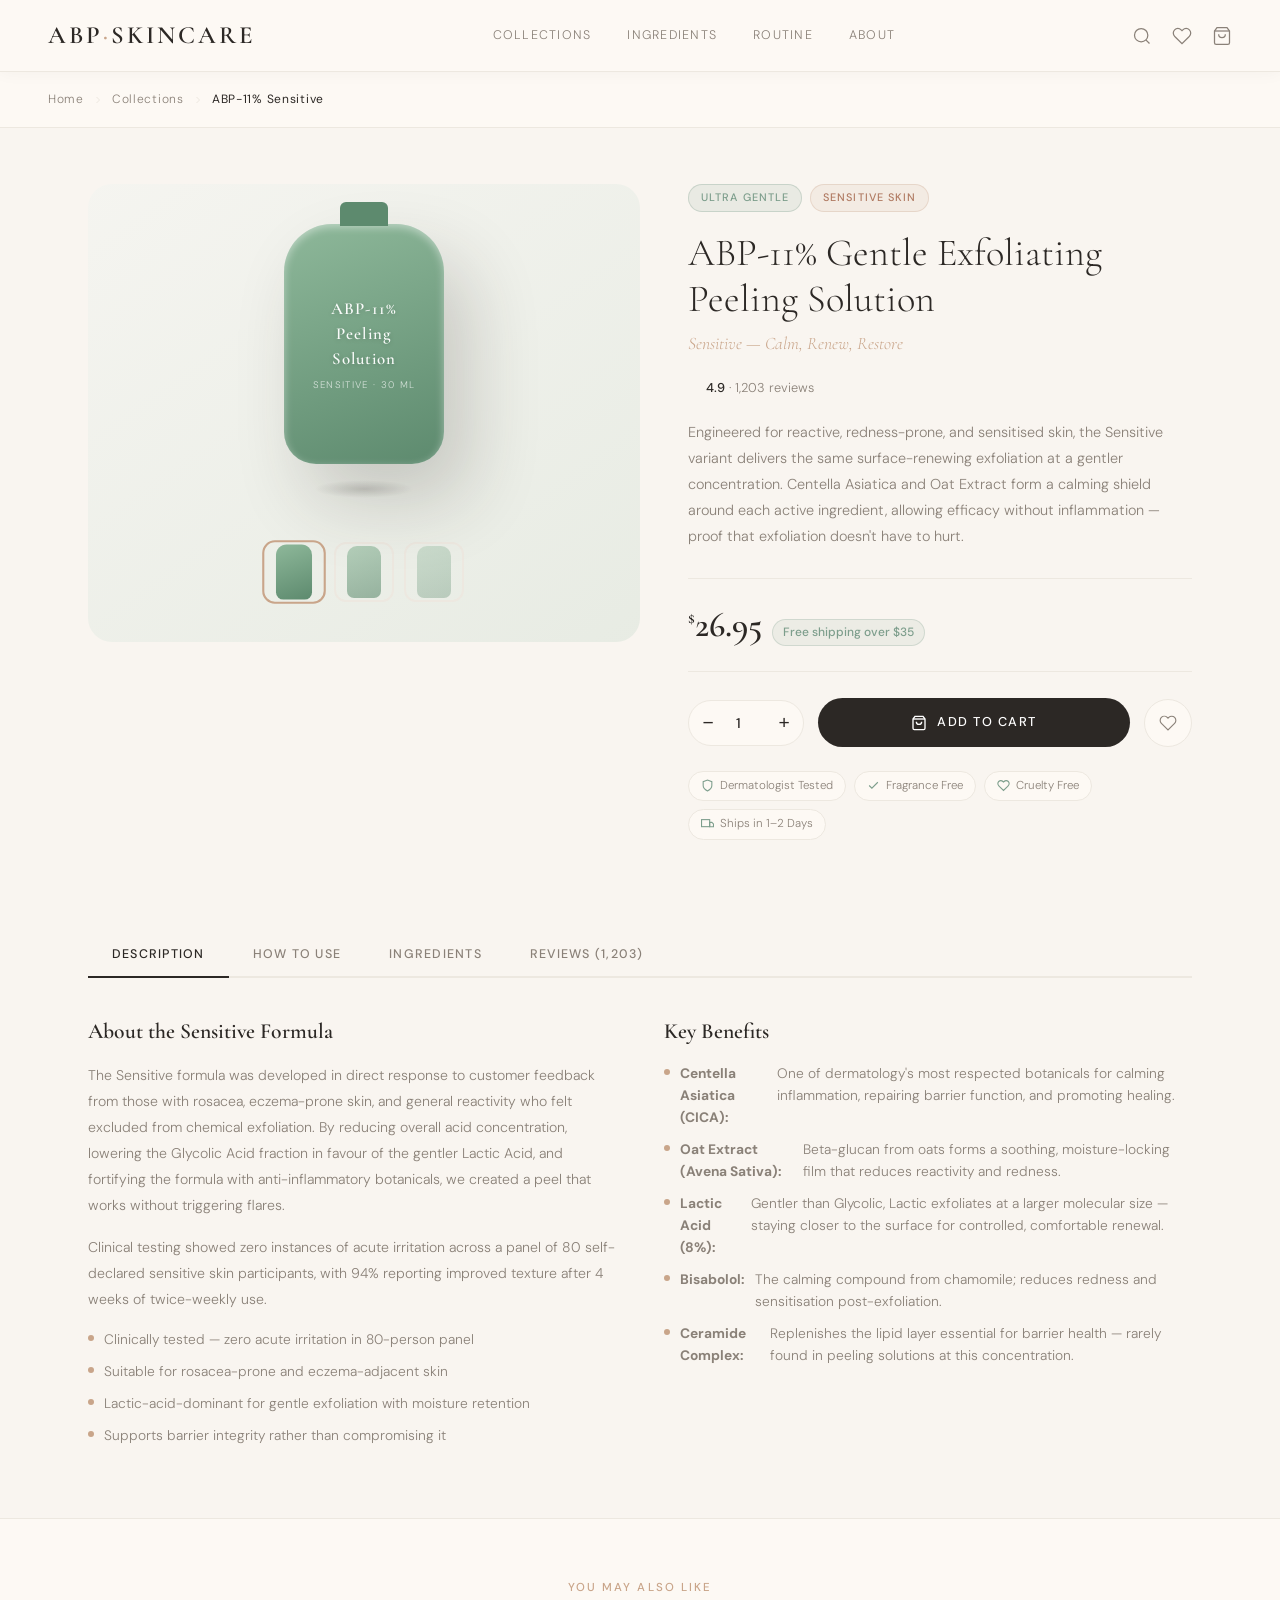
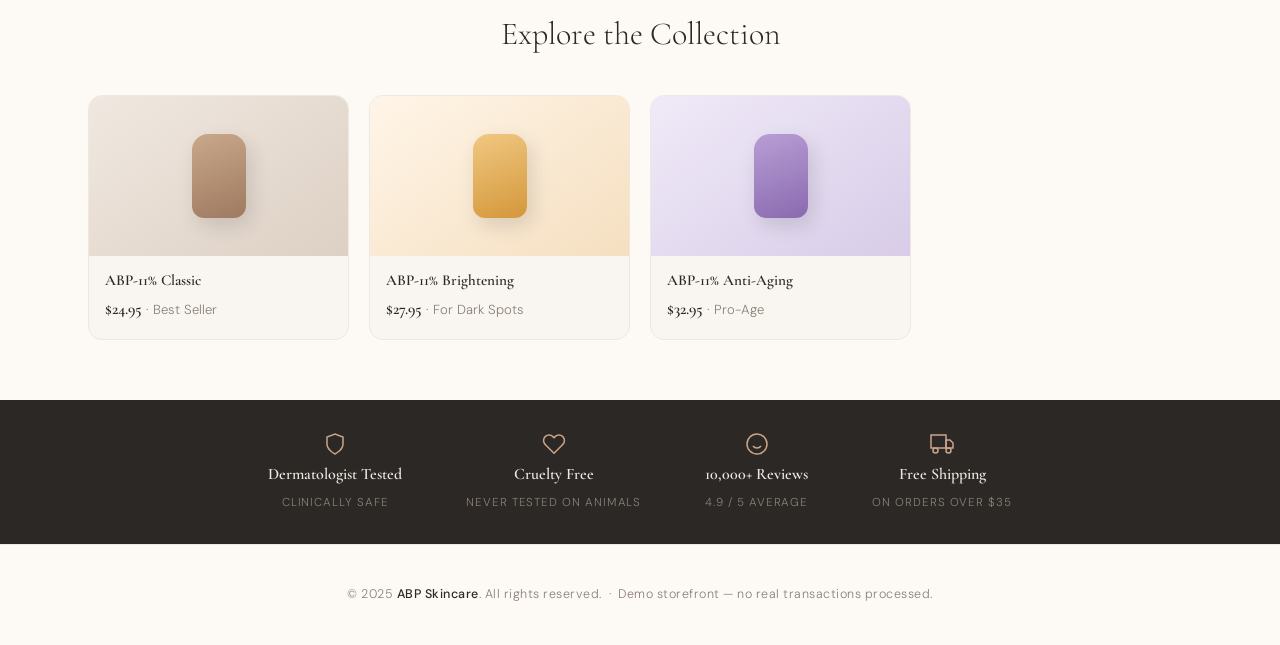
<file: product-sensitive.html>
<!DOCTYPE html>
<html lang="en">
<head>
  <meta charset="UTF-8"/>
  <meta name="viewport" content="width=device-width, initial-scale=1.0"/>
  <title>ABP-11% Sensitive Peeling Solution — ABP Skincare</title>
  <link rel="preconnect" href="https://fonts.googleapis.com"/>
  <link rel="preconnect" href="https://fonts.gstatic.com" crossorigin/>
  <link href="https://fonts.googleapis.com/css2?family=Cormorant+Garamond:ital,wght@0,300;0,400;0,600;1,300;1,400&family=DM+Sans:wght@300;400;500&display=swap" rel="stylesheet"/>
  <link rel="stylesheet" href="product-detail.css"/>
  <style>
    :root {
      --v1: #8eb89a;
      --v2: #5d8a6e;
      --bg1: #f0f4f0;
      --bg2: #d2e0d4;
    }
    .bottle-backdrop { background: linear-gradient(145deg, var(--bg1), var(--bg2)); }
    .bottle-main     { background: linear-gradient(160deg, var(--v1) 0%, var(--v2) 100%); }
    .bottle-cap      { background: #5d8a6e; }
    .thumb-inner     { background: linear-gradient(160deg, var(--v1), var(--v2)); }
  </style>
</head>
<body>

<header>
  <a href="index.html" class="logo">ABP<span>·</span>Skincare</a>
  <nav>
    <a href="index.html">Collections</a>
    <a href="#">Ingredients</a>
    <a href="#">Routine</a>
    <a href="#">About</a>
  </nav>
  <div class="header-icons">
    <svg viewBox="0 0 24 24"><circle cx="11" cy="11" r="8"/><path d="m21 21-4.35-4.35"/></svg>
    <svg viewBox="0 0 24 24"><path d="M20.84 4.61a5.5 5.5 0 0 0-7.78 0L12 5.67l-1.06-1.06a5.5 5.5 0 0 0-7.78 7.78l1.06 1.06L12 21.23l7.78-7.78 1.06-1.06a5.5 5.5 0 0 0 0-7.78z"/></svg>
    <svg viewBox="0 0 24 24"><path d="M6 2 3 6v14a2 2 0 0 0 2 2h14a2 2 0 0 0 2-2V6l-3-4z"/><line x1="3" y1="6" x2="21" y2="6"/><path d="M16 10a4 4 0 0 1-8 0"/></svg>
  </div>
</header>

<div class="breadcrumb">
  <a href="index.html">Home</a>
  <svg viewBox="0 0 24 24"><polyline points="9 18 15 12 9 6"/></svg>
  <a href="index.html">Collections</a>
  <svg viewBox="0 0 24 24"><polyline points="9 18 15 12 9 6"/></svg>
  <span>ABP-11% Sensitive</span>
</div>

<section class="product-hero">
  <div class="bottle-stage">
    <div class="bottle-backdrop"></div>
    <div class="bottle-wrap">
      <div class="bottle-main">
        <div class="bottle-cap"></div>
        <span class="bottle-label-text">ABP-11%<br/>Peeling<br/>Solution</span>
        <span class="bottle-label-sub">Sensitive · 30 ml</span>
      </div>
      <div class="bottle-shadow"></div>
      <div class="thumb-strip">
        <div class="thumb active"><div class="thumb-inner"></div></div>
        <div class="thumb"><div class="thumb-inner" style="opacity:0.6;"></div></div>
        <div class="thumb"><div class="thumb-inner" style="opacity:0.35;"></div></div>
      </div>
    </div>
  </div>

  <div class="product-info">
    <div class="product-badge-row">
      <span class="pbadge pbadge-sage">Ultra Gentle</span>
      <span class="pbadge pbadge-blush">Sensitive Skin</span>
    </div>
    <h1 class="product-title">ABP-11% Gentle Exfoliating<br/>Peeling Solution</h1>
    <p class="product-subtitle">Sensitive — Calm, Renew, Restore</p>
    <div class="rating-row">
      <div class="stars"><svg viewBox="0 0 24 24"><polygon points="12 2 15.09 8.26 22 9.27 17 14.14 18.18 21.02 12 17.77 5.82 21.02 7 14.14 2 9.27 8.91 8.26 12 2"/></svg><svg viewBox="0 0 24 24"><polygon points="12 2 15.09 8.26 22 9.27 17 14.14 18.18 21.02 12 17.77 5.82 21.02 7 14.14 2 9.27 8.91 8.26 12 2"/></svg><svg viewBox="0 0 24 24"><polygon points="12 2 15.09 8.26 22 9.27 17 14.14 18.18 21.02 12 17.77 5.82 21.02 7 14.14 2 9.27 8.91 8.26 12 2"/></svg><svg viewBox="0 0 24 24"><polygon points="12 2 15.09 8.26 22 9.27 17 14.14 18.18 21.02 12 17.77 5.82 21.02 7 14.14 2 9.27 8.91 8.26 12 2"/></svg><svg viewBox="0 0 24 24"><polygon points="12 2 15.09 8.26 22 9.27 17 14.14 18.18 21.02 12 17.77 5.82 21.02 7 14.14 2 9.27 8.91 8.26 12 2"/></svg></div>
      <span class="rating-text"><strong>4.9</strong> · 1,203 reviews</span>
    </div>
    <p class="short-desc">Engineered for reactive, redness-prone, and sensitised skin, the Sensitive variant delivers the same surface-renewing exfoliation at a gentler concentration. Centella Asiatica and Oat Extract form a calming shield around each active ingredient, allowing efficacy without inflammation — proof that exfoliation doesn't have to hurt.</p>
    <div class="price-block">
      <div class="price-main"><sup>$</sup>26.95</div>
      <span class="price-note">Free shipping over $35</span>
    </div>
    <div class="purchase-row">
      <div class="qty-ctrl">
        <button class="qty-btn" onclick="changeQty(-1)">−</button>
        <input type="number" class="qty-num" id="qty" value="1" min="1" max="10" readonly/>
        <button class="qty-btn" onclick="changeQty(1)">+</button>
      </div>
      <a href="checkout.html?product=Sensitive&price=26.95" class="btn-cart-large">
        <svg viewBox="0 0 24 24"><path d="M6 2 3 6v14a2 2 0 0 0 2 2h14a2 2 0 0 0 2-2V6l-3-4z"/><line x1="3" y1="6" x2="21" y2="6"/><path d="M16 10a4 4 0 0 1-8 0"/></svg>
        Add to Cart
      </a>
      <button class="btn-wishlist" title="Save to Wishlist">
        <svg viewBox="0 0 24 24"><path d="M20.84 4.61a5.5 5.5 0 0 0-7.78 0L12 5.67l-1.06-1.06a5.5 5.5 0 0 0-7.78 7.78l1.06 1.06L12 21.23l7.78-7.78 1.06-1.06a5.5 5.5 0 0 0 0-7.78z"/></svg>
      </button>
    </div>
    <div class="trust-pills">
      <span class="trust-pill"><svg viewBox="0 0 24 24"><path d="M12 22s8-4 8-10V5l-8-3-8 3v7c0 6 8 10 8 10z"/></svg>Dermatologist Tested</span>
      <span class="trust-pill"><svg viewBox="0 0 24 24"><polyline points="20 6 9 17 4 12"/></svg>Fragrance Free</span>
      <span class="trust-pill"><svg viewBox="0 0 24 24"><path d="M20.84 4.61a5.5 5.5 0 0 0-7.78 0L12 5.67l-1.06-1.06a5.5 5.5 0 0 0-7.78 7.78l1.06 1.06L12 21.23l7.78-7.78 1.06-1.06a5.5 5.5 0 0 0 0-7.78z"/></svg>Cruelty Free</span>
      <span class="trust-pill"><svg viewBox="0 0 24 24"><rect x="1" y="3" width="15" height="13"/><polygon points="16 8 20 8 23 11 23 16 16 16 16 8"/></svg>Ships in 1–2 Days</span>
    </div>
  </div>
</section>

<div class="tabs-section">
  <div class="tab-nav">
    <button class="tab-btn active" onclick="showTab('desc',this)">Description</button>
    <button class="tab-btn" onclick="showTab('howto',this)">How to Use</button>
    <button class="tab-btn" onclick="showTab('ingredients',this)">Ingredients</button>
    <button class="tab-btn" onclick="showTab('reviews',this)">Reviews (1,203)</button>
  </div>

  <div class="tab-pane active" id="tab-desc">
    <div class="desc-grid">
      <div class="desc-block">
        <h3>About the Sensitive Formula</h3>
        <p>The Sensitive formula was developed in direct response to customer feedback from those with rosacea, eczema-prone skin, and general reactivity who felt excluded from chemical exfoliation. By reducing overall acid concentration, lowering the Glycolic Acid fraction in favour of the gentler Lactic Acid, and fortifying the formula with anti-inflammatory botanicals, we created a peel that works without triggering flares.</p><p>Clinical testing showed zero instances of acute irritation across a panel of 80 self-declared sensitive skin participants, with 94% reporting improved texture after 4 weeks of twice-weekly use.</p>
        <ul><li>Clinically tested — zero acute irritation in 80-person panel</li>
<li>Suitable for rosacea-prone and eczema-adjacent skin</li>
<li>Lactic-acid-dominant for gentle exfoliation with moisture retention</li>
<li>Supports barrier integrity rather than compromising it</li></ul>
      </div>
      <div class="desc-block">
        <h3>Key Benefits</h3>
        <ul><li><strong>Centella Asiatica (CICA):</strong> One of dermatology's most respected botanicals for calming inflammation, repairing barrier function, and promoting healing.</li>
<li><strong>Oat Extract (Avena Sativa):</strong> Beta-glucan from oats forms a soothing, moisture-locking film that reduces reactivity and redness.</li>
<li><strong>Lactic Acid (8%):</strong> Gentler than Glycolic, Lactic exfoliates at a larger molecular size — staying closer to the surface for controlled, comfortable renewal.</li>
<li><strong>Bisabolol:</strong> The calming compound from chamomile; reduces redness and sensitisation post-exfoliation.</li>
<li><strong>Ceramide Complex:</strong> Replenishes the lipid layer essential for barrier health — rarely found in peeling solutions at this concentration.</li></ul>
      </div>
    </div>
  </div>

  <div class="tab-pane" id="tab-howto">
    <div class="steps">
      <div class="step-item">
        <div class="step-num-circle">1</div>
        <p><strong>Patch test first.</strong> Sensitive-skin users should perform a 24-hour patch test on the inner arm before first facial use. Apply a small amount, wait, and assess for any reaction.</p>
      </div>
      <div class="step-item">
        <div class="step-num-circle">2</div>
        <p><strong>Start with 5 minutes.</strong> For first-time use, leave on for only 5 minutes. Gradually build to the full 10 minutes over 2–3 sessions as your skin acclimates.</p>
      </div>
      <div class="step-item">
        <div class="step-num-circle">3</div>
        <p><strong>Apply to dry, intact skin.</strong> Avoid applying over broken skin, active eczema patches, or open rosacea pustules. Use on calm, healthy skin only.</p>
      </div>
      <div class="step-item">
        <div class="step-num-circle">4</div>
        <p><strong>Rinse with cool water.</strong> Cool water helps close pores and soothes any post-peel warmth. Avoid hot water immediately after rinsing.</p>
      </div>
      <div class="step-item">
        <div class="step-num-circle">5</div>
        <p><strong>Barrier-first aftercare.</strong> Follow with a ceramide-rich moisturiser — the Ceramide Complex in the formula prepares skin for enhanced absorption. Always finish with SPF during daylight hours.</p>
      </div></div>
  </div>

  <div class="tab-pane" id="tab-ingredients">
    <div class="ingredients-grid">
      <div class="ingredient-card">
        <h4>Lactic Acid</h4>
        <span>AHA · 8%</span>
        <p>Larger-molecule AHA for surface-level gentle exfoliation with humectant benefits.</p>
      </div>
      <div class="ingredient-card">
        <h4>Glycolic Acid</h4>
        <span>AHA · 2%</span>
        <p>Low-concentration support for added renewal without deep penetration.</p>
      </div>
      <div class="ingredient-card">
        <h4>Salicylic Acid</h4>
        <span>BHA · 0.5%</span>
        <p>Reduced-concentration BHA to address congestion without irritation.</p>
      </div>
      <div class="ingredient-card">
        <h4>Centella Asiatica</h4>
        <span>CICA Extract</span>
        <p>Clinically proven barrier-repairing and inflammation-calming botanical.</p>
      </div>
      <div class="ingredient-card">
        <h4>Avena Sativa Extract</h4>
        <span>Oat · Beta-Glucan</span>
        <p>Forms a protective, soothing film that reduces redness and reactivity.</p>
      </div>
      <div class="ingredient-card">
        <h4>Bisabolol</h4>
        <span>Chamomile</span>
        <p>Potent calming compound that reduces post-exfoliation sensitisation.</p>
      </div>
      <div class="ingredient-card">
        <h4>Ceramide NP</h4>
        <span>Barrier Lipid</span>
        <p>Replenishes the lipid barrier compromised by reactive conditions.</p>
      </div>
      <div class="ingredient-card">
        <h4>Allantoin</h4>
        <span>Skin Protectant</span>
        <p>Promotes comfortable, accelerated skin recovery after exfoliation.</p>
      </div></div>
    <p style="margin-top:24px;font-size:0.78rem;color:var(--muted);line-height:1.7;">Full INCI available on product packaging. Key actives listed above. Always patch test before first use.</p>
  </div>

  <div class="tab-pane" id="tab-reviews">
    <div class="reviews-header">
      <div class="review-score">
        <div class="score-num">4.9</div>
        <div class="score-stars"><svg viewBox="0 0 24 24"><polygon points="12 2 15.09 8.26 22 9.27 17 14.14 18.18 21.02 12 17.77 5.82 21.02 7 14.14 2 9.27 8.91 8.26 12 2"/></svg><svg viewBox="0 0 24 24"><polygon points="12 2 15.09 8.26 22 9.27 17 14.14 18.18 21.02 12 17.77 5.82 21.02 7 14.14 2 9.27 8.91 8.26 12 2"/></svg><svg viewBox="0 0 24 24"><polygon points="12 2 15.09 8.26 22 9.27 17 14.14 18.18 21.02 12 17.77 5.82 21.02 7 14.14 2 9.27 8.91 8.26 12 2"/></svg><svg viewBox="0 0 24 24"><polygon points="12 2 15.09 8.26 22 9.27 17 14.14 18.18 21.02 12 17.77 5.82 21.02 7 14.14 2 9.27 8.91 8.26 12 2"/></svg><svg viewBox="0 0 24 24"><polygon points="12 2 15.09 8.26 22 9.27 17 14.14 18.18 21.02 12 17.77 5.82 21.02 7 14.14 2 9.27 8.91 8.26 12 2"/></svg></div>
        <div class="score-count">Based on 1,203 reviews</div>
      </div>
      <div class="review-bars"><div class="bar-row"><span>5 ★</span><div class="bar-track"><div class="bar-fill" style="width:85%"></div></div><span>85%</span></div>
<div class="bar-row"><span>4 ★</span><div class="bar-track"><div class="bar-fill" style="width:10%"></div></div><span>10%</span></div>
<div class="bar-row"><span>3 ★</span><div class="bar-track"><div class="bar-fill" style="width:3%"></div></div><span>3%</span></div>
<div class="bar-row"><span>2 ★</span><div class="bar-track"><div class="bar-fill" style="width:1%"></div></div><span>1%</span></div>
<div class="bar-row"><span>1 ★</span><div class="bar-track"><div class="bar-fill" style="width:1%"></div></div><span>1%</span></div>
</div>
    </div>
    <div class="review-cards">
      <div class="review-card">
        <div class="review-top">
          <div class="reviewer-info">
            <div class="reviewer-avatar" style="background:#8eb89a">A</div>
            <div>
              <div class="reviewer-name">Amara J.</div>
              <div class="reviewer-meta">Amsterdam, NL · 1 week ago</div>
            </div>
          </div>
          <div class="review-rating"><svg viewBox="0 0 24 24"><polygon points="12 2 15.09 8.26 22 9.27 17 14.14 18.18 21.02 12 17.77 5.82 21.02 7 14.14 2 9.27 8.91 8.26 12 2"/></svg><svg viewBox="0 0 24 24"><polygon points="12 2 15.09 8.26 22 9.27 17 14.14 18.18 21.02 12 17.77 5.82 21.02 7 14.14 2 9.27 8.91 8.26 12 2"/></svg><svg viewBox="0 0 24 24"><polygon points="12 2 15.09 8.26 22 9.27 17 14.14 18.18 21.02 12 17.77 5.82 21.02 7 14.14 2 9.27 8.91 8.26 12 2"/></svg><svg viewBox="0 0 24 24"><polygon points="12 2 15.09 8.26 22 9.27 17 14.14 18.18 21.02 12 17.77 5.82 21.02 7 14.14 2 9.27 8.91 8.26 12 2"/></svg><svg viewBox="0 0 24 24"><polygon points="12 2 15.09 8.26 22 9.27 17 14.14 18.18 21.02 12 17.77 5.82 21.02 7 14.14 2 9.27 8.91 8.26 12 2"/></svg></div>
        </div>
        <div class="review-title">Finally — a peel I can actually use</div>
        <p class="review-body">I have rosacea and have been told for years that chemical exfoliation isn't for me. This changed everything. I started at 5 minutes and worked up slowly. Zero flare-up, no redness the next day, and my skin texture has improved more than I thought possible. The centella makes all the difference.</p>
        <div class="review-verified"><svg viewBox="0 0 24 24"><polyline points="20 6 9 17 4 12"/></svg>Verified Purchase</div>
      </div>
      <div class="review-card">
        <div class="review-top">
          <div class="reviewer-info">
            <div class="reviewer-avatar" style="background:#6a9e7c">C</div>
            <div>
              <div class="reviewer-name">Chloe B.</div>
              <div class="reviewer-meta">Melbourne, AU · 3 weeks ago</div>
            </div>
          </div>
          <div class="review-rating"><svg viewBox="0 0 24 24"><polygon points="12 2 15.09 8.26 22 9.27 17 14.14 18.18 21.02 12 17.77 5.82 21.02 7 14.14 2 9.27 8.91 8.26 12 2"/></svg><svg viewBox="0 0 24 24"><polygon points="12 2 15.09 8.26 22 9.27 17 14.14 18.18 21.02 12 17.77 5.82 21.02 7 14.14 2 9.27 8.91 8.26 12 2"/></svg><svg viewBox="0 0 24 24"><polygon points="12 2 15.09 8.26 22 9.27 17 14.14 18.18 21.02 12 17.77 5.82 21.02 7 14.14 2 9.27 8.91 8.26 12 2"/></svg><svg viewBox="0 0 24 24"><polygon points="12 2 15.09 8.26 22 9.27 17 14.14 18.18 21.02 12 17.77 5.82 21.02 7 14.14 2 9.27 8.91 8.26 12 2"/></svg><svg viewBox="0 0 24 24"><polygon points="12 2 15.09 8.26 22 9.27 17 14.14 18.18 21.02 12 17.77 5.82 21.02 7 14.14 2 9.27 8.91 8.26 12 2"/></svg></div>
        </div>
        <div class="review-title">Gentle but genuinely effective</div>
        <p class="review-body">Was worried 'gentle' meant ineffective. Not at all. After 3 uses my rough cheek texture is noticeably smoother. My skin barrier feels stronger, not compromised. This is exactly what sensitive skin users have needed from the acid category.</p>
        <div class="review-verified"><svg viewBox="0 0 24 24"><polyline points="20 6 9 17 4 12"/></svg>Verified Purchase</div>
      </div>
      <div class="review-card">
        <div class="review-top">
          <div class="reviewer-info">
            <div class="reviewer-avatar" style="background:#4e8462">T</div>
            <div>
              <div class="reviewer-name">Tariq N.</div>
              <div class="reviewer-meta">Dubai, AE · 6 weeks ago</div>
            </div>
          </div>
          <div class="review-rating"><svg viewBox="0 0 24 24"><polygon points="12 2 15.09 8.26 22 9.27 17 14.14 18.18 21.02 12 17.77 5.82 21.02 7 14.14 2 9.27 8.91 8.26 12 2"/></svg><svg viewBox="0 0 24 24"><polygon points="12 2 15.09 8.26 22 9.27 17 14.14 18.18 21.02 12 17.77 5.82 21.02 7 14.14 2 9.27 8.91 8.26 12 2"/></svg><svg viewBox="0 0 24 24"><polygon points="12 2 15.09 8.26 22 9.27 17 14.14 18.18 21.02 12 17.77 5.82 21.02 7 14.14 2 9.27 8.91 8.26 12 2"/></svg><svg viewBox="0 0 24 24"><polygon points="12 2 15.09 8.26 22 9.27 17 14.14 18.18 21.02 12 17.77 5.82 21.02 7 14.14 2 9.27 8.91 8.26 12 2"/></svg><svg viewBox="0 0 24 24"><polygon points="12 2 15.09 8.26 22 9.27 17 14.14 18.18 21.02 12 17.77 5.82 21.02 7 14.14 2 9.27 8.91 8.26 12 2"/></svg></div>
        </div>
        <div class="review-title">My eczema-prone skin tolerates it perfectly</div>
        <p class="review-body">Terrified to try this given my history with eczema patches on my cheeks. Patch tested for 48 hours, then slowly introduced it. No reaction whatsoever. Three months in and I use it weekly. My dull, flaky patches are gone. Cannot recommend this enough.</p>
        <div class="review-verified"><svg viewBox="0 0 24 24"><polyline points="20 6 9 17 4 12"/></svg>Verified Purchase</div>
      </div></div>
  </div>
</div>

<section class="related-section">
  <span class="section-label">You May Also Like</span>
  <h2 class="section-title">Explore the Collection</h2>
  <div class="related-grid">
    <a href="product-classic.html" class="rel-card">
      <div class="rel-image" style="background:linear-gradient(145deg,#f0e8e0,#ddd0c4)">
        <div class="rel-bottle" style="background:linear-gradient(160deg,#c9a88a,#9e7a60);width:54px;height:84px;border-radius:16px 16px 12px 12px;box-shadow:5px 8px 20px rgba(0,0,0,.12)"></div>
      </div>
      <div class="rel-body">
        <div class="rel-name">ABP-11% Classic</div>
        <div class="rel-price"><strong>$24.95</strong> · Best Seller</div>
      </div>
    </a>
    <a href="product-brightening.html" class="rel-card">
      <div class="rel-image" style="background:linear-gradient(145deg,#fff5e8,#f5dfc0)">
        <div class="rel-bottle" style="background:linear-gradient(160deg,#f0c882,#d4973a);width:54px;height:84px;border-radius:16px 16px 12px 12px;box-shadow:5px 8px 20px rgba(0,0,0,.12)"></div>
      </div>
      <div class="rel-body">
        <div class="rel-name">ABP-11% Brightening</div>
        <div class="rel-price"><strong>$27.95</strong> · For Dark Spots</div>
      </div>
    </a>
    <a href="product-anti-aging.html" class="rel-card">
      <div class="rel-image" style="background:linear-gradient(145deg,#f0eaf8,#d8cce8)">
        <div class="rel-bottle" style="background:linear-gradient(160deg,#b89ed4,#8a6ab0);width:54px;height:84px;border-radius:16px 16px 12px 12px;box-shadow:5px 8px 20px rgba(0,0,0,.12)"></div>
      </div>
      <div class="rel-body">
        <div class="rel-name">ABP-11% Anti-Aging</div>
        <div class="rel-price"><strong>$32.95</strong> · Pro-Age</div>
      </div>
    </a></div>
</section>

<section class="trust-bar">
  <div class="trust-item"><svg viewBox="0 0 24 24"><path d="M12 22s8-4 8-10V5l-8-3-8 3v7c0 6 8 10 8 10z"/></svg><span>Dermatologist Tested</span><span>Clinically Safe</span></div>
  <div class="trust-item"><svg viewBox="0 0 24 24"><path d="M20.84 4.61a5.5 5.5 0 0 0-7.78 0L12 5.67l-1.06-1.06a5.5 5.5 0 0 0-7.78 7.78l1.06 1.06L12 21.23l7.78-7.78 1.06-1.06a5.5 5.5 0 0 0 0-7.78z"/></svg><span>Cruelty Free</span><span>Never Tested on Animals</span></div>
  <div class="trust-item"><svg viewBox="0 0 24 24"><circle cx="12" cy="12" r="10"/><path d="M8 14s1.5 2 4 2 4-2 4-2"/><line x1="9" y1="9" x2="9.01" y2="9"/><line x1="15" y1="9" x2="15.01" y2="9"/></svg><span>10,000+ Reviews</span><span>4.9 / 5 Average</span></div>
  <div class="trust-item"><svg viewBox="0 0 24 24"><rect x="1" y="3" width="15" height="13"/><polygon points="16 8 20 8 23 11 23 16 16 16 16 8"/><circle cx="5.5" cy="18.5" r="2.5"/><circle cx="18.5" cy="18.5" r="2.5"/></svg><span>Free Shipping</span><span>On Orders Over $35</span></div>
</section>

<footer>
  <p>© 2025 <strong>ABP Skincare</strong>. All rights reserved. &nbsp;·&nbsp; Demo storefront — no real transactions processed.</p>
</footer>

<script>
  function changeQty(delta) {
    const el = document.getElementById('qty');
    el.value = Math.min(10, Math.max(1, parseInt(el.value) + delta));
  }
  function showTab(id, btn) {
    document.querySelectorAll('.tab-pane').forEach(p => p.classList.remove('active'));
    document.querySelectorAll('.tab-btn').forEach(b => b.classList.remove('active'));
    document.getElementById('tab-' + id).classList.add('active');
    btn.classList.add('active');
  }
</script>
</body>
</html>
</file>
<file: product-detail.css>
/* ── RESET & BASE ─────────────────────────────────── */
*, *::before, *::after { box-sizing: border-box; margin: 0; padding: 0; }

:root {
  --cream:    #f9f5f0;
  --ivory:    #fdf9f4;
  --linen:    #ede8e0;
  --blush:    #c9a58a;
  --rose:     #b07a62;
  --sage:     #7d9e8c;
  --charcoal: #2c2825;
  --muted:    #8a8178;
  --white:    #ffffff;
}

html { scroll-behavior: smooth; }

body {
  background-color: var(--cream);
  color: var(--charcoal);
  font-family: 'DM Sans', sans-serif;
  font-weight: 300;
  line-height: 1.6;
  min-height: 100vh;
}

/* ── HEADER ──────────────────────────────────────── */
header {
  background: var(--ivory);
  border-bottom: 1px solid var(--linen);
  padding: 0 48px;
  display: flex;
  align-items: center;
  justify-content: space-between;
  height: 72px;
  position: sticky;
  top: 0;
  z-index: 100;
  box-shadow: 0 1px 16px rgba(44,40,37,0.04);
}

.logo {
  font-family: 'Cormorant Garamond', serif;
  font-size: 1.55rem;
  font-weight: 600;
  letter-spacing: 0.12em;
  color: var(--charcoal);
  text-transform: uppercase;
  text-decoration: none;
}
.logo span { color: var(--blush); }

nav { display: flex; gap: 36px; }

nav a {
  text-decoration: none;
  font-size: 0.78rem;
  letter-spacing: 0.1em;
  text-transform: uppercase;
  color: var(--muted);
  transition: color 0.2s;
}
nav a:hover { color: var(--charcoal); }

.header-icons { display: flex; gap: 20px; align-items: center; }
.header-icons svg {
  width: 20px; height: 20px;
  stroke: var(--muted); fill: none; stroke-width: 1.5;
  cursor: pointer; transition: stroke 0.2s;
}
.header-icons svg:hover { stroke: var(--charcoal); }

/* ── BREADCRUMB ──────────────────────────────────── */
.breadcrumb {
  padding: 18px 48px;
  display: flex;
  align-items: center;
  gap: 8px;
  font-size: 0.75rem;
  color: var(--muted);
  letter-spacing: 0.06em;
  border-bottom: 1px solid var(--linen);
  background: var(--ivory);
}
.breadcrumb a {
  color: var(--muted);
  text-decoration: none;
  transition: color 0.2s;
}
.breadcrumb a:hover { color: var(--charcoal); }
.breadcrumb svg {
  width: 12px; height: 12px;
  stroke: var(--linen); fill: none; stroke-width: 2;
}
.breadcrumb span { color: var(--charcoal); font-weight: 400; }

/* ── PRODUCT HERO ────────────────────────────────── */
.product-hero {
  display: grid;
  grid-template-columns: 1fr 1fr;
  gap: 0;
  max-width: 1200px;
  margin: 0 auto;
  padding: 56px 48px 64px;
  align-items: start;
}

/* ── BOTTLE STAGE ────────────────────────────────── */
.bottle-stage {
  display: flex;
  align-items: center;
  justify-content: center;
  padding: 40px 24px;
  position: relative;
}

.bottle-backdrop {
  position: absolute;
  inset: 0;
  border-radius: 24px;
  opacity: 0.45;
}

.bottle-wrap {
  position: relative;
  z-index: 1;
  display: flex;
  flex-direction: column;
  align-items: center;
  gap: 32px;
}

.bottle-main {
  width: 160px;
  height: 240px;
  border-radius: 48px 48px 32px 32px;
  position: relative;
  display: flex;
  flex-direction: column;
  align-items: center;
  justify-content: center;
  box-shadow: 24px 36px 72px rgba(44,40,37,0.2), inset 0 3px 8px rgba(255,255,255,0.45);
  animation: float 4s ease-in-out infinite;
}

@keyframes float {
  0%, 100% { transform: translateY(0); }
  50%       { transform: translateY(-12px); }
}

.bottle-cap {
  position: absolute;
  top: -22px;
  width: 48px; height: 24px;
  border-radius: 6px 6px 0 0;
}

.bottle-label-text {
  font-family: 'Cormorant Garamond', serif;
  font-size: 1.05rem;
  font-weight: 600;
  color: rgba(255,255,255,0.96);
  text-align: center;
  letter-spacing: 0.06em;
  text-shadow: 0 1px 5px rgba(0,0,0,0.18);
  padding: 0 16px;
  line-height: 1.5;
}

.bottle-label-sub {
  font-size: 0.6rem;
  letter-spacing: 0.14em;
  text-transform: uppercase;
  color: rgba(255,255,255,0.7);
  margin-top: 6px;
}

.bottle-shadow {
  width: 100px; height: 18px;
  background: radial-gradient(ellipse, rgba(44,40,37,0.18) 0%, transparent 70%);
  border-radius: 50%;
  margin-top: -16px;
}

/* thumbnail strip */
.thumb-strip {
  display: flex;
  gap: 10px;
  margin-top: 12px;
  justify-content: center;
  flex-wrap: wrap;
}

.thumb {
  width: 60px; height: 60px;
  border-radius: 12px;
  border: 2px solid var(--linen);
  display: flex;
  align-items: center;
  justify-content: center;
  cursor: pointer;
  transition: border-color 0.2s, transform 0.15s;
  overflow: hidden;
}

.thumb:hover,
.thumb.active { border-color: var(--blush); transform: scale(1.06); }

.thumb-inner {
  width: 34px; height: 52px;
  border-radius: 10px 10px 7px 7px;
  position: relative;
}

/* ── PRODUCT INFO PANEL ──────────────────────────── */
.product-info {
  padding: 0 0 0 48px;
}

.product-badge-row {
  display: flex;
  gap: 8px;
  flex-wrap: wrap;
  margin-bottom: 18px;
}

.pbadge {
  font-size: 0.68rem;
  letter-spacing: 0.1em;
  text-transform: uppercase;
  font-weight: 500;
  padding: 4px 12px;
  border-radius: 100px;
}
.pbadge-sage  { background: rgba(125,158,140,0.12); color: var(--sage); border: 1px solid rgba(125,158,140,0.3); }
.pbadge-blush { background: rgba(201,165,138,0.12); color: var(--rose); border: 1px solid rgba(201,165,138,0.3); }

.product-title {
  font-family: 'Cormorant Garamond', serif;
  font-size: 2.4rem;
  font-weight: 300;
  line-height: 1.2;
  color: var(--charcoal);
  margin-bottom: 8px;
}

.product-subtitle {
  font-family: 'Cormorant Garamond', serif;
  font-size: 1.1rem;
  font-style: italic;
  color: var(--blush);
  margin-bottom: 20px;
}

/* star rating */
.rating-row {
  display: flex;
  align-items: center;
  gap: 10px;
  margin-bottom: 22px;
}

.stars { display: flex; gap: 2px; }
.star {
  width: 16px; height: 16px;
  fill: #d4903a;
}
.star.half { fill: url(#half-fill); }

.rating-text {
  font-size: 0.8rem;
  color: var(--muted);
}
.rating-text strong { color: var(--charcoal); font-weight: 500; }

/* price */
.price-block {
  display: flex;
  align-items: baseline;
  gap: 10px;
  margin-bottom: 26px;
  padding: 18px 0;
  border-top: 1px solid var(--linen);
  border-bottom: 1px solid var(--linen);
}

.price-main {
  font-family: 'Cormorant Garamond', serif;
  font-size: 2.2rem;
  font-weight: 600;
  color: var(--charcoal);
}
.price-main sup { font-size: 1rem; vertical-align: super; }

.price-note {
  font-size: 0.75rem;
  color: var(--sage);
  background: rgba(125,158,140,0.1);
  border: 1px solid rgba(125,158,140,0.25);
  border-radius: 100px;
  padding: 3px 10px;
  font-weight: 500;
}

/* quantity + add to cart */
.purchase-row {
  display: flex;
  gap: 14px;
  align-items: center;
  margin-bottom: 24px;
}

.qty-ctrl {
  display: flex;
  align-items: center;
  border: 1px solid var(--linen);
  border-radius: 100px;
  overflow: hidden;
  background: var(--ivory);
}

.qty-btn {
  width: 38px; height: 44px;
  border: none;
  background: transparent;
  color: var(--charcoal);
  font-size: 1.2rem;
  cursor: pointer;
  display: flex;
  align-items: center;
  justify-content: center;
  transition: background 0.15s;
}
.qty-btn:hover { background: var(--linen); }

.qty-num {
  width: 38px;
  text-align: center;
  font-size: 0.88rem;
  font-weight: 500;
  border: none;
  background: transparent;
  color: var(--charcoal);
  font-family: 'DM Sans', sans-serif;
  outline: none;
}

.btn-cart-large {
  flex: 1;
  display: inline-flex;
  align-items: center;
  justify-content: center;
  gap: 10px;
  background: var(--charcoal);
  color: var(--white);
  text-decoration: none;
  border: none;
  border-radius: 100px;
  padding: 14px 28px;
  font-size: 0.8rem;
  letter-spacing: 0.12em;
  text-transform: uppercase;
  font-family: 'DM Sans', sans-serif;
  font-weight: 500;
  cursor: pointer;
  transition: background 0.22s, transform 0.15s;
}
.btn-cart-large:hover { background: var(--rose); transform: translateY(-1px); }
.btn-cart-large svg { width: 16px; height: 16px; stroke: currentColor; fill: none; stroke-width: 2; }

.btn-wishlist {
  width: 48px; height: 48px;
  border: 1px solid var(--linen);
  border-radius: 50%;
  background: var(--ivory);
  cursor: pointer;
  display: flex;
  align-items: center;
  justify-content: center;
  transition: border-color 0.2s, background 0.2s;
}
.btn-wishlist:hover { border-color: var(--rose); background: rgba(176,122,98,0.06); }
.btn-wishlist svg { width: 18px; height: 18px; stroke: var(--muted); fill: none; stroke-width: 1.5; }

/* trust pills */
.trust-pills {
  display: flex;
  flex-wrap: wrap;
  gap: 8px;
  margin-bottom: 28px;
}
.trust-pill {
  display: flex;
  align-items: center;
  gap: 6px;
  font-size: 0.72rem;
  color: var(--muted);
  background: var(--ivory);
  border: 1px solid var(--linen);
  border-radius: 100px;
  padding: 5px 12px;
}
.trust-pill svg { width: 13px; height: 13px; stroke: var(--sage); fill: none; stroke-width: 2; }

/* short desc */
.short-desc {
  font-size: 0.9rem;
  color: var(--muted);
  line-height: 1.8;
  margin-bottom: 28px;
}

/* ── TABS ────────────────────────────────────────── */
.tabs-section {
  max-width: 1200px;
  margin: 0 auto;
  padding: 0 48px 72px;
}

.tab-nav {
  display: flex;
  border-bottom: 2px solid var(--linen);
  gap: 0;
  margin-bottom: 36px;
}

.tab-btn {
  padding: 14px 24px;
  font-size: 0.78rem;
  letter-spacing: 0.1em;
  text-transform: uppercase;
  font-weight: 500;
  color: var(--muted);
  background: transparent;
  border: none;
  border-bottom: 2px solid transparent;
  margin-bottom: -2px;
  cursor: pointer;
  transition: color 0.2s, border-color 0.2s;
  font-family: 'DM Sans', sans-serif;
}
.tab-btn.active { color: var(--charcoal); border-bottom-color: var(--charcoal); }
.tab-btn:hover { color: var(--charcoal); }

.tab-pane { display: none; }
.tab-pane.active { display: block; }

/* description tab */
.desc-grid {
  display: grid;
  grid-template-columns: 1fr 1fr;
  gap: 48px;
}

.desc-block h3 {
  font-family: 'Cormorant Garamond', serif;
  font-size: 1.35rem;
  font-weight: 600;
  color: var(--charcoal);
  margin-bottom: 14px;
}

.desc-block p {
  font-size: 0.88rem;
  color: var(--muted);
  line-height: 1.85;
  margin-bottom: 16px;
}

.desc-block ul {
  list-style: none;
  display: flex;
  flex-direction: column;
  gap: 10px;
}

.desc-block ul li {
  display: flex;
  align-items: flex-start;
  gap: 10px;
  font-size: 0.86rem;
  color: var(--muted);
  line-height: 1.6;
}

.desc-block ul li::before {
  content: '';
  width: 6px; height: 6px;
  border-radius: 50%;
  background: var(--blush);
  flex-shrink: 0;
  margin-top: 7px;
}

/* how-to steps */
.steps {
  display: flex;
  flex-direction: column;
  gap: 20px;
}

.step-item {
  display: flex;
  gap: 18px;
  align-items: flex-start;
}

.step-num-circle {
  width: 36px; height: 36px;
  border-radius: 50%;
  border: 1px solid var(--linen);
  background: var(--ivory);
  flex-shrink: 0;
  display: flex;
  align-items: center;
  justify-content: center;
  font-family: 'Cormorant Garamond', serif;
  font-size: 1rem;
  font-weight: 600;
  color: var(--charcoal);
}

.step-item p { font-size: 0.86rem; color: var(--muted); line-height: 1.75; padding-top: 6px; }
.step-item strong { color: var(--charcoal); font-weight: 500; }

/* ingredients */
.ingredients-grid {
  display: grid;
  grid-template-columns: repeat(auto-fill, minmax(200px, 1fr));
  gap: 14px;
}

.ingredient-card {
  background: var(--ivory);
  border: 1px solid var(--linen);
  border-radius: 12px;
  padding: 16px;
}
.ingredient-card h4 { font-size: 0.82rem; font-weight: 500; color: var(--charcoal); margin-bottom: 4px; }
.ingredient-card span { font-size: 0.72rem; color: var(--blush); font-weight: 500; letter-spacing: 0.06em; }
.ingredient-card p { font-size: 0.76rem; color: var(--muted); margin-top: 6px; line-height: 1.55; }

/* reviews tab */
.reviews-header {
  display: flex;
  align-items: center;
  gap: 32px;
  margin-bottom: 36px;
  padding: 28px;
  background: var(--ivory);
  border: 1px solid var(--linen);
  border-radius: 16px;
}

.review-score {
  text-align: center;
  flex-shrink: 0;
}

.review-score .score-num {
  font-family: 'Cormorant Garamond', serif;
  font-size: 3.6rem;
  font-weight: 300;
  color: var(--charcoal);
  line-height: 1;
}

.score-stars { display: flex; gap: 3px; justify-content: center; margin: 8px 0 4px; }
.score-stars svg { width: 16px; height: 16px; fill: #d4903a; }

.review-score .score-count { font-size: 0.72rem; color: var(--muted); }

.review-bars { flex: 1; display: flex; flex-direction: column; gap: 7px; }

.bar-row {
  display: flex;
  align-items: center;
  gap: 10px;
  font-size: 0.75rem;
  color: var(--muted);
}
.bar-row span:first-child { width: 36px; text-align: right; }
.bar-track {
  flex: 1; height: 6px;
  background: var(--linen);
  border-radius: 100px;
  overflow: hidden;
}
.bar-fill {
  height: 100%;
  background: var(--blush);
  border-radius: 100px;
}
.bar-row span:last-child { width: 28px; }

.review-cards {
  display: flex;
  flex-direction: column;
  gap: 20px;
}

.review-card {
  background: var(--ivory);
  border: 1px solid var(--linen);
  border-radius: 14px;
  padding: 24px;
}

.review-top {
  display: flex;
  justify-content: space-between;
  align-items: flex-start;
  margin-bottom: 12px;
}

.reviewer-info { display: flex; gap: 12px; align-items: center; }

.reviewer-avatar {
  width: 40px; height: 40px;
  border-radius: 50%;
  display: flex;
  align-items: center;
  justify-content: center;
  font-family: 'Cormorant Garamond', serif;
  font-size: 1.1rem;
  font-weight: 600;
  color: var(--white);
  flex-shrink: 0;
}

.reviewer-name { font-size: 0.88rem; font-weight: 500; color: var(--charcoal); }
.reviewer-meta { font-size: 0.72rem; color: var(--muted); margin-top: 2px; }

.review-rating { display: flex; gap: 2px; }
.review-rating svg { width: 13px; height: 13px; fill: #d4903a; }

.review-title { font-size: 0.9rem; font-weight: 500; color: var(--charcoal); margin-bottom: 8px; }
.review-body  { font-size: 0.83rem; color: var(--muted); line-height: 1.75; }

.review-verified {
  display: inline-flex;
  align-items: center;
  gap: 4px;
  font-size: 0.68rem;
  color: var(--sage);
  font-weight: 500;
  margin-top: 12px;
}
.review-verified svg { width: 12px; height: 12px; stroke: var(--sage); fill: none; stroke-width: 2; }

/* ── RELATED PRODUCTS ────────────────────────────── */
.related-section {
  background: var(--ivory);
  border-top: 1px solid var(--linen);
  padding: 60px 48px;
}

.section-label {
  font-size: 0.72rem;
  letter-spacing: 0.18em;
  text-transform: uppercase;
  color: var(--blush);
  display: block;
  margin-bottom: 10px;
  font-weight: 500;
  text-align: center;
}

.section-title {
  font-family: 'Cormorant Garamond', serif;
  font-size: 2rem;
  font-weight: 300;
  color: var(--charcoal);
  text-align: center;
  margin-bottom: 36px;
}

.related-grid {
  display: grid;
  grid-template-columns: repeat(auto-fill, minmax(220px, 1fr));
  gap: 20px;
  max-width: 1104px;
  margin: 0 auto;
}

.rel-card {
  background: var(--cream);
  border: 1px solid var(--linen);
  border-radius: 14px;
  overflow: hidden;
  text-decoration: none;
  display: block;
  transition: transform 0.25s, box-shadow 0.25s;
}
.rel-card:hover { transform: translateY(-4px); box-shadow: 0 14px 36px rgba(44,40,37,0.09); }

.rel-image {
  height: 160px;
  display: flex;
  align-items: center;
  justify-content: center;
  position: relative;
}

.rel-bottle {
  width: 54px; height: 84px;
  border-radius: 16px 16px 12px 12px;
  position: relative;
  box-shadow: 5px 8px 20px rgba(0,0,0,0.12);
}

.rel-body { padding: 14px 16px 16px; }
.rel-name { font-family: 'Cormorant Garamond', serif; font-size: 0.95rem; font-weight: 600; color: var(--charcoal); line-height: 1.4; margin-bottom: 6px; }
.rel-price { font-size: 0.82rem; color: var(--muted); }
.rel-price strong { color: var(--charcoal); font-family: 'Cormorant Garamond', serif; font-size: 1rem; font-weight: 600; }

/* ── TRUST BAR ───────────────────────────────────── */
.trust-bar {
  background: var(--charcoal);
  padding: 32px 48px;
  display: flex;
  justify-content: center;
  gap: 64px;
  flex-wrap: wrap;
}
.trust-item { display: flex; flex-direction: column; align-items: center; gap: 6px; color: var(--linen); }
.trust-item svg { width: 24px; height: 24px; stroke: var(--blush); fill: none; stroke-width: 1.5; }
.trust-item span:first-of-type { font-family: 'Cormorant Garamond', serif; font-size: 1rem; font-weight: 600; }
.trust-item span:last-of-type  { font-size: 0.72rem; letter-spacing: 0.08em; text-transform: uppercase; color: var(--muted); }

/* ── FOOTER ──────────────────────────────────────── */
footer {
  background: var(--ivory);
  border-top: 1px solid var(--linen);
  padding: 40px 48px;
  text-align: center;
  font-size: 0.78rem;
  color: var(--muted);
  letter-spacing: 0.04em;
}
footer strong { color: var(--charcoal); font-weight: 500; }

/* ── RESPONSIVE ──────────────────────────────────── */
@media (max-width: 900px) {
  .product-hero { grid-template-columns: 1fr; padding: 32px 24px 48px; }
  .product-info { padding: 32px 0 0; }
  .desc-grid { grid-template-columns: 1fr; gap: 32px; }
  .tabs-section { padding: 0 24px 56px; }
  .related-section { padding: 48px 24px; }
}

@media (max-width: 640px) {
  header { padding: 0 20px; }
  nav { display: none; }
  .breadcrumb { padding: 14px 20px; }
  .trust-bar { gap: 32px; padding: 24px 20px; }
  footer { padding: 28px 20px; }
  .purchase-row { flex-wrap: wrap; }
  .btn-cart-large { width: 100%; }
  .reviews-header { flex-direction: column; gap: 20px; }
  .tab-btn { padding: 12px 14px; font-size: 0.7rem; }
}
</file>
